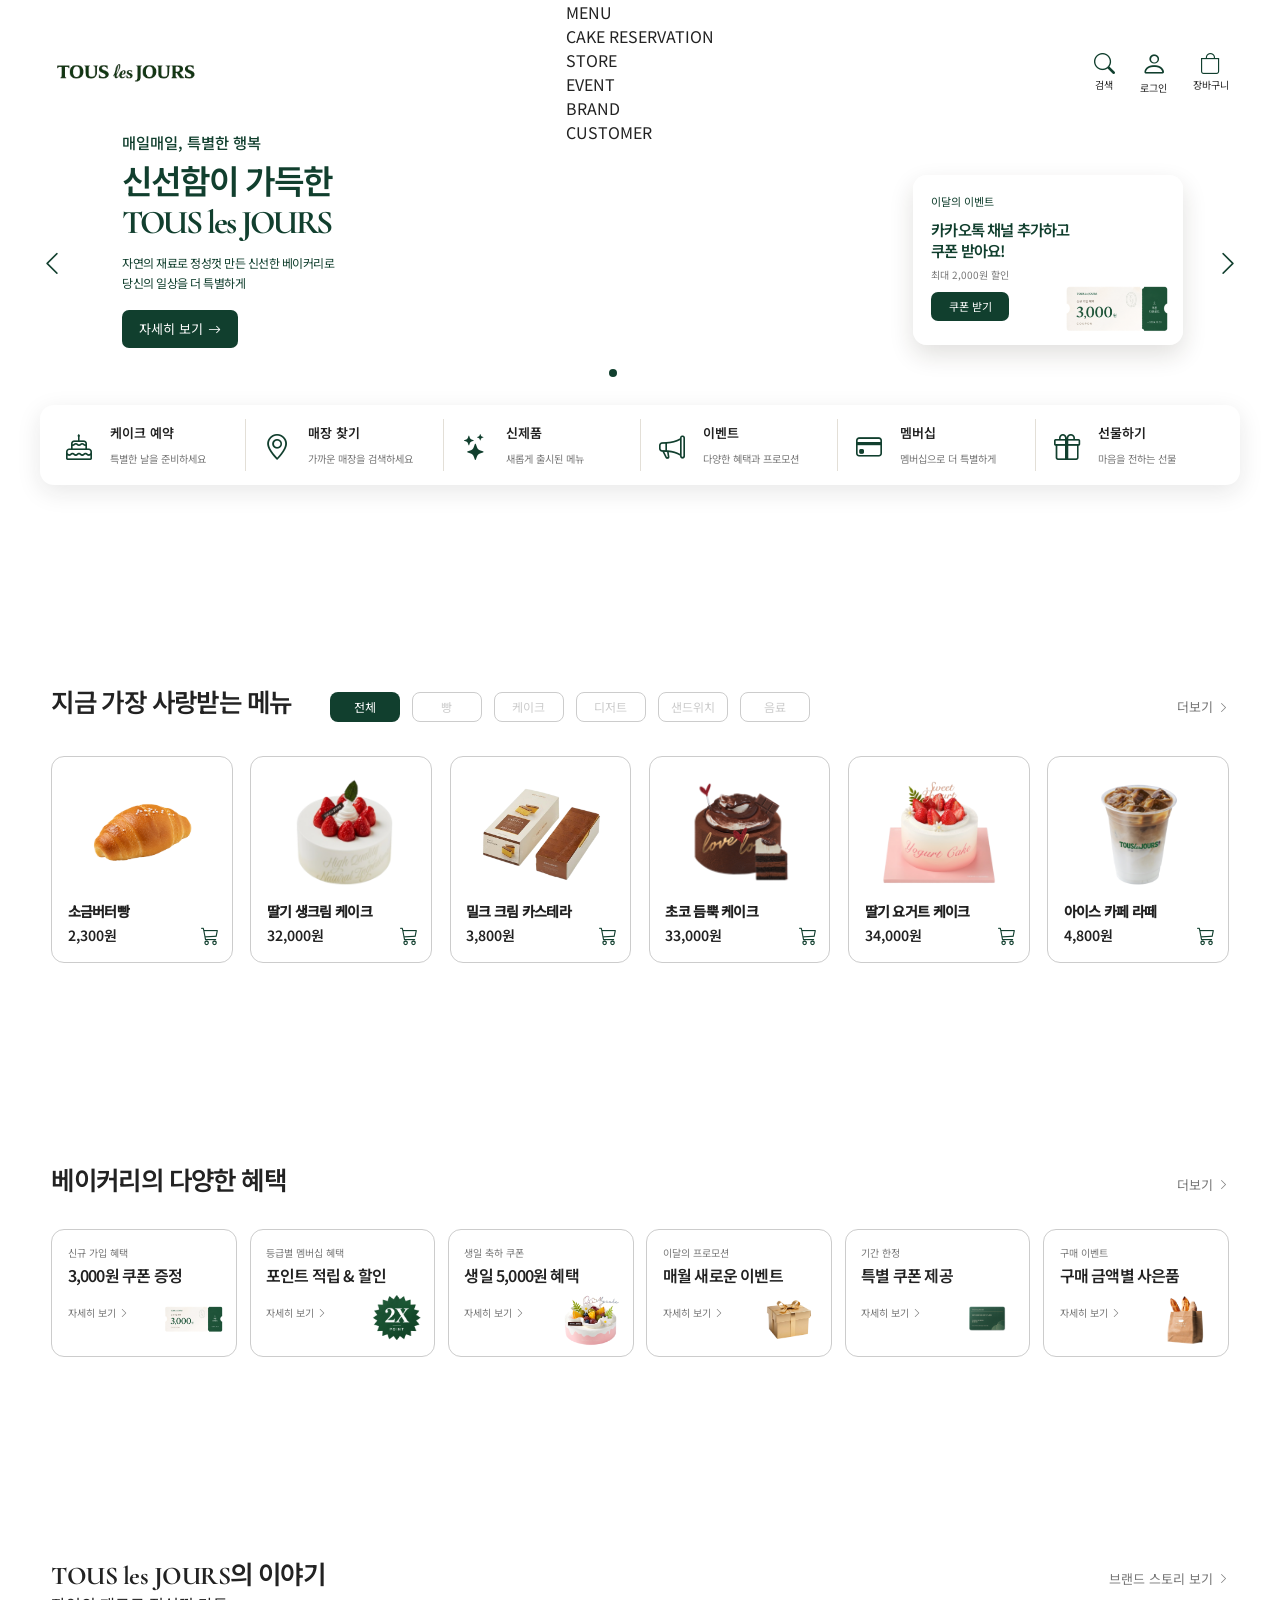
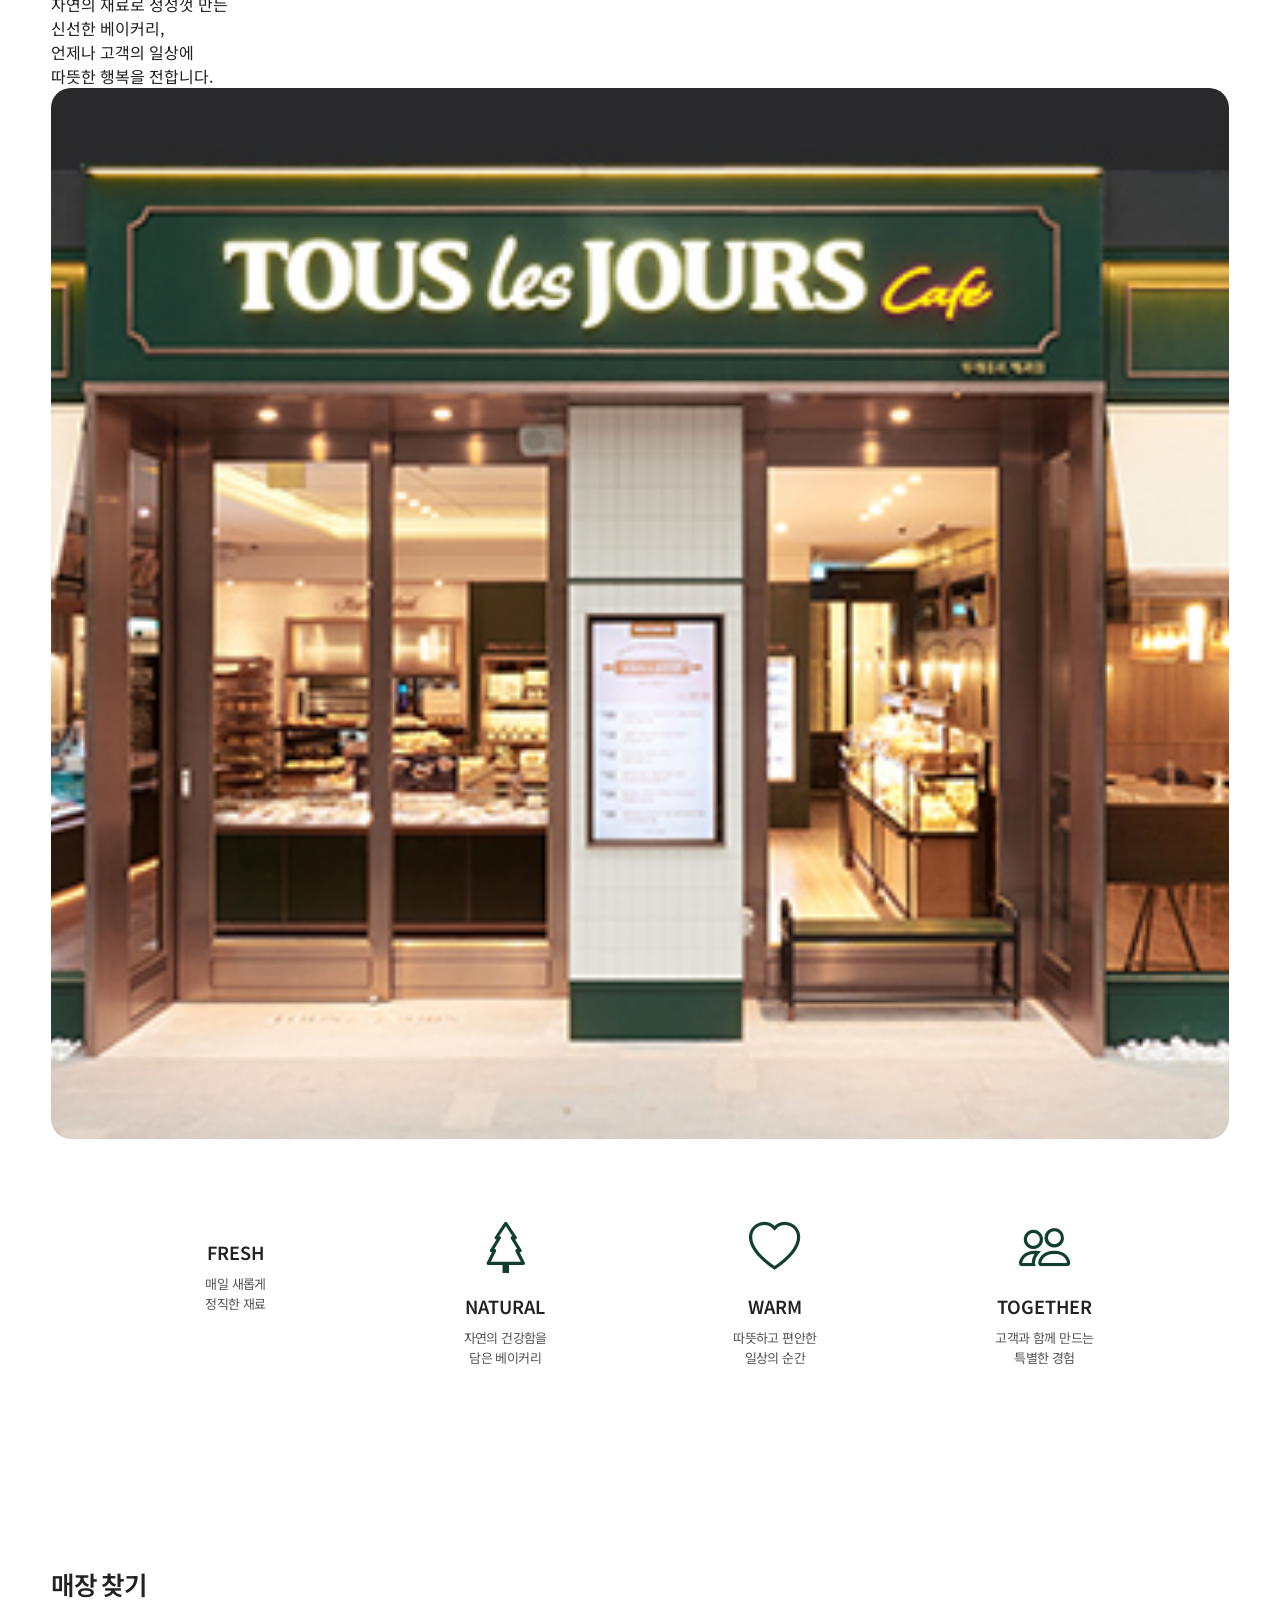
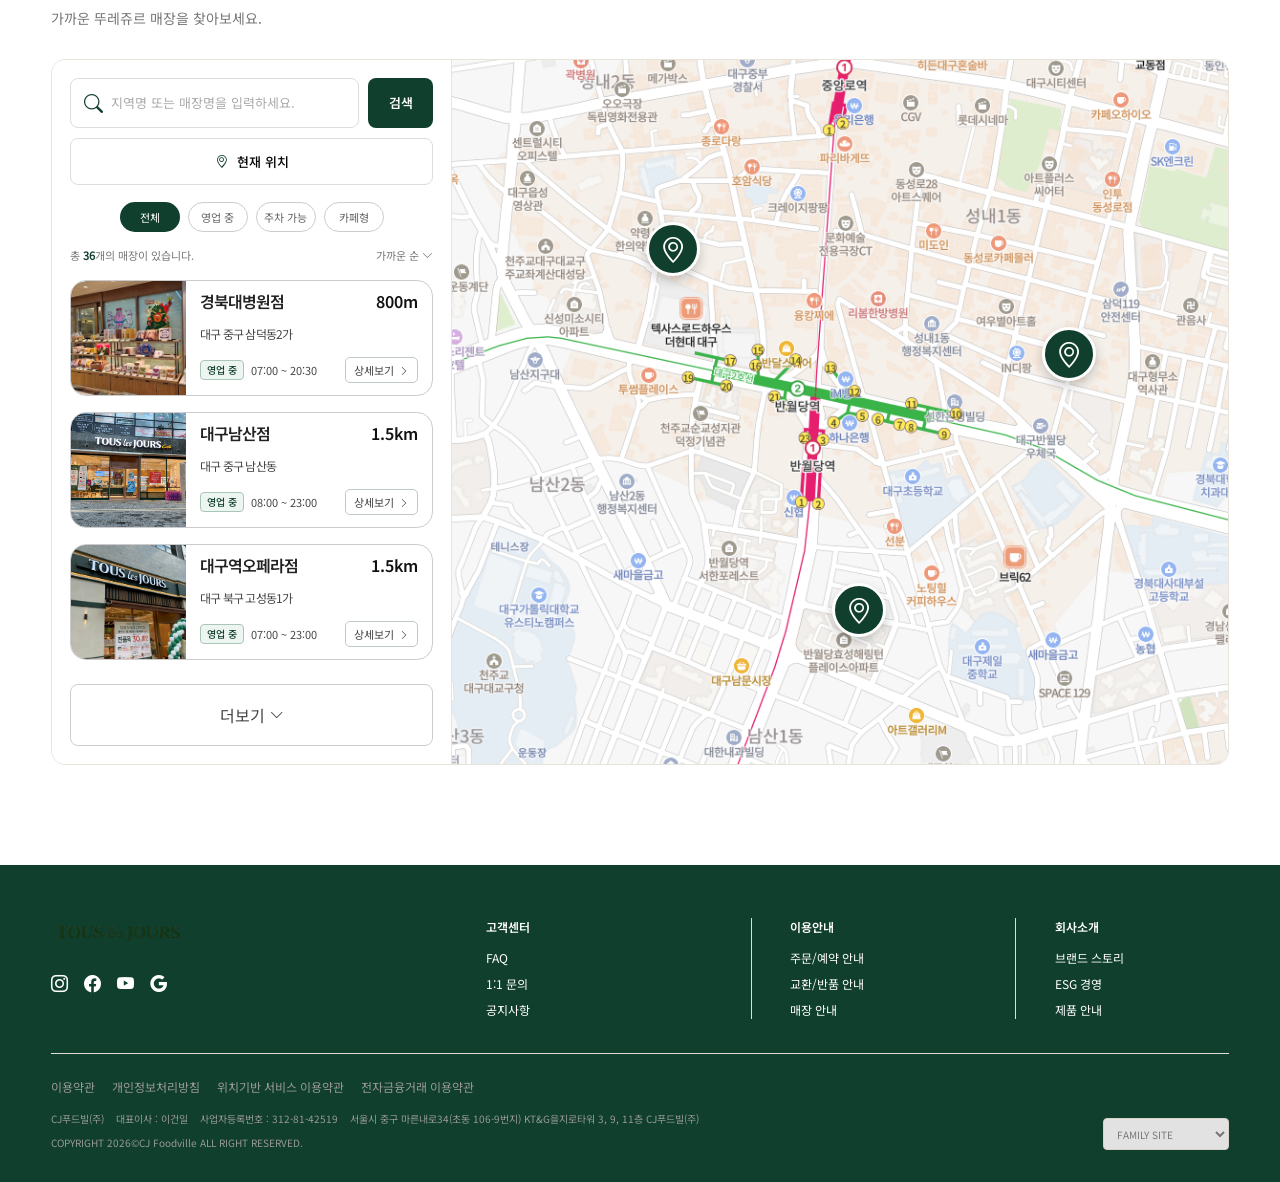
<file: touslesjours.html>
<!DOCTYPE html>
<html lang="ko">
<head>
  <meta charset="UTF-8">
  <meta name="viewport" content="width=device-width, initial-scale=1.0">
  <title>TOUS les JOURS</title>
  <link rel="shortcut icon" href="./favicon/touslesjours.ico" type="image/x-icon">
  <link rel="stylesheet" href="https://cdn.jsdelivr.net/npm/bootstrap-icons@1.13.1/font/bootstrap-icons.min.css">
  <link rel="stylesheet" href="./css/touslesjours.css">
</head>
<body>

  <!-- header -->
  <header>
    <div class="header_i">
      <!-- logo -->
      <h1 class="logo">
        <a href="#">
          <img src="./img/logo.png" alt="logo">
        </a>
      </h1>
      <!-- /logo -->

      <!-- navigation -->
      <nav>
        <ul>
          <li><a href="./sub/cakemenu.html">MENU</a></li>
          <li><a href="./sub/reservation.html">CAKE RESERVATION</a></li>
          <li><a href="#">STORE</a></li>
          <li><a href="#">EVENT</a></li>
          <li><a href="#">BRAND</a></li>
          <li><a href="#">CUSTOMER</a></li>
        </ul>
      </nav>
      <!-- /navigation -->

      <!-- util -->
      <div class="header_util">
        <div class="util">
          <a href="#" class="util_item">
            <i class="bi bi-search"></i>
            <span>검색</span>
          </a>
          <a href="#" class="util_item">
            <i class="bi bi-person"></i>
            <span>로그인</span>
          </a>
          <a href="#" class="util_item">
            <i class="bi bi-bag"></i>
            <span>장바구니</span>
          </a>
        </div>

        <button type="button" class="menu_btn">
          <i class="bi bi-list"></i>
        </button>
      </div>
      <!-- /util -->
    </div>
  </header>
  <!-- /header -->

  <!-- main -->
  <main>
    <!-- visual -->
    <section class="visual">
      <div class="inner">
        <div class="visual_wrap">
          <!-- 슬라이드 -->
          <div class="visual_slide">
            <!-- 텍스트 -->
            <div class="visual_content">
              <p class="visual_sub">
                매일매일, 특별한 행복
              </p>
              <h2 class="visual_title">
                신선함이 가득한<br>
                <span>TOUS les JOURS</span>
              </h2>
              <p class="visual_desc">
                자연의 재료로 정성껏 만든 신선한 베이커리로<br>
                당신의 일상을 더 특별하게
              </p>
              <a href="#" class="btn_primary">
                자세히 보기
                <i class="bi bi-arrow-right"></i>
              </a>
            </div>
            <!-- /텍스트 -->

            <!-- 이벤트 카드 -->
            <aside class="event_card">
              <div class="event_content">
                <p class="event_label">
                  이달의 이벤트
                </p>
                <p class="event_title">
                  카카오톡 채널 추가하고<br>
                  쿠폰 받아요!
                </p>
                <p class="event_desc">
                  최대 2,000원 할인
                </p>
                <a href="#" class="btn_event">
                  쿠폰 받기
                </a>
              </div>
              <div class="event_thumb">
                <img src="./img/sale_card.png" alt="event">
              </div>
            </aside>
            <!-- /이벤트 카드 -->
          </div>
          <!-- /슬라이드 -->

          <!-- 슬라이드 컨트롤 -->
          <div class="visual_control">
            <button type="button" class="btn_prev">
              <i class="bi bi-chevron-left"></i>
            </button>
            <button type="button" class="btn_next">
              <i class="bi bi-chevron-right"></i>
            </button>
          </div>
          <!-- /슬라이드 컨트롤 -->

          <!-- 인디케이터 -->
          <div class="visual_pagination">
            <button type="button" class="visual_dot active"></button>
            <button type="button" class="visual_dot"></button>
            <button type="button" class="visual_dot"></button>
            <button type="button" class="visual_dot"></button>
          </div>
          <!-- /인디케이터 -->
        </div>
      </div>
    </section>
    <!-- /visual -->

    <!-- quick -->
    <section class="quick_menu">
      <div class="quick_i">
        <h2 class="sr_only">빠른 메뉴</h2>
        <ul class="quick_list">
          <li class="quick_item">
            <a href="#" class="quick_link">
              <div class="quick_icon">
                <i class="bi bi-cake"></i>
              </div>
              <p class="quick_title">케이크 예약</p>
              <p class="quick_desc">특별한 날을 준비하세요</p>
            </a>
          </li>
          <li class="quick_item">
            <a href="#" class="quick_link">
              <div class="quick_icon">
                <i class="bi bi-geo-alt"></i>
              </div>
              <p class="quick_title">매장 찾기</p>
              <p class="quick_desc">가까운 매장을 검색하세요</p>
            </a>
          </li>
          <li class="quick_item">
            <a href="#" class="quick_link">
              <div class="quick_icon">
                <i class="bi bi-stars"></i>
              </div>
              <p class="quick_title">신제품</p>
              <p class="quick_desc">새롭게 출시된 메뉴</p>
            </a>
          </li>
          <li class="quick_item">
            <a href="#" class="quick_link">
              <div class="quick_icon">
                <i class="bi bi-megaphone"></i>
              </div>
              <p class="quick_title">이벤트</p>
              <p class="quick_desc">다양한 혜택과 프로모션</p>
            </a>
          </li>
          <li class="quick_item">
            <a href="#" class="quick_link">
              <div class="quick_icon">
                <i class="bi bi-credit-card"></i>
              </div>
              <p class="quick_title">멤버십</p>
              <p class="quick_desc">멤버십으로 더 특별하게</p>
            </a>
          </li>
          <li class="quick_item">
            <a href="#" class="quick_link">
              <div class="quick_icon">
                <i class="bi bi-gift"></i>
              </div>
              <p class="quick_title">선물하기</p>
              <p class="quick_desc">마음을 전하는 선물</p>
            </a>
          </li>
        </ul>
      </div>
    </section>
    <!-- /quick -->

    <!-- best menu -->
    <section class="best_menu">
      <div class="inner">
        <!-- 타이틀 -->
        <div class="section_header">
          <div class="section_title">
            <h3>지금 가장 사랑받는 메뉴</h3>
            <ul class="category_list">
              <li><a href="#" class="category_item active">전체</a></li>
              <li><a href="#" class="category_item">빵</a></li>
              <li><a href="#" class="category_item">케이크</a></li>
              <li><a href="#" class="category_item">디저트</a></li>
              <li><a href="#" class="category_item">샌드위치</a></li>
              <li><a href="#" class="category_item">음료</a></li>
            </ul>
          </div>
          <a href="#" class="section_more">
            <span>더보기</span>
            <i class="bi bi-chevron-right"></i>
          </a>
        </div>
        <!-- /타이틀 -->

        <!-- 메뉴 -->
        <ul class="product_list">
          <li class="product_item">
            <article class="product_card">
              <a href="#" class="product_link">
                <div class="product_thumb">
                  <img src="./img/salt_butter_bread.png" alt="salt">
                </div>
              </a>
              <div class="product_info">
                <h4 class="product_name">
                  소금버터빵
                </h4>
                <span class="product_price">
                  2,300원
                </span>
              </div>
              <button type="button" class="product_cart">
                <i class="bi bi-cart3"></i>
              </button>
            </article>
          </li>
          <li class="product_item">
            <article class="product_card">
              <a href="#" class="product_link">
                <div class="product_thumb">
                  <img src="./img/strawberry_cream_cake.png" alt="cream">
                </div>
              </a>
              <div class="product_info">
                <h4 class="product_name">
                  딸기 생크림 케이크
                </h4>
                <span class="product_price">
                  32,000원
                </span>
              </div>
              <button type="button" class="product_cart">
                <i class="bi bi-cart3"></i>
              </button>
            </article>
          </li>
          <li class="product_item">
            <article class="product_card">
              <a href="#" class="product_link">
                <div class="product_thumb">
                  <img src="./img/milk_cream_castella.png" alt="milk">
                </div>
              </a>
              <div class="product_info">
                <h4 class="product_name">
                  밀크 크림 카스테라
                </h4>
                <span class="product_price">
                  3,800원
                </span>
              </div>
              <button type="button" class="product_cart">
                <i class="bi bi-cart3"></i>
              </button>
            </article>
          </li>
          <li class="product_item">
            <article class="product_card">
              <a href="#" class="product_link">
                <div class="product_thumb">
                  <img src="./img/choco_cake.png" alt="choco">
                </div>
              </a>
              <div class="product_info">
                <h4 class="product_name">
                  초코 듬뿍 케이크
                </h4>
                <span class="product_price">
                  33,000원
                </span>
              </div>
              <button type="button" class="product_cart">
                <i class="bi bi-cart3"></i>
              </button>
            </article>
          </li>
          <li class="product_item">
            <article class="product_card">
              <a href="#" class="product_link">
                <div class="product_thumb">
                  <img src="./img/strawberry_yogurt_cake.png" alt="yogurt">
                </div>
              </a>
              <div class="product_info">
                <h4 class="product_name">
                  딸기 요거트 케이크
                </h4>
                <span class="product_price">
                  34,000원
                </span>
              </div>
              <button type="button" class="product_cart">
                <i class="bi bi-cart3"></i>
              </button>
            </article>
          </li>
          <li class="product_item">
            <article class="product_card">
              <a href="#" class="product_link">
                <div class="product_thumb">
                  <img src="./img/ice_cafelatte.png" alt="latte">
                </div>
              </a>
              <div class="product_info">
                <h4 class="product_name">
                  아이스 카페 라떼
                </h4>
                <span class="product_price">
                  4,800원
                </span>
              </div>
              <button type="button" class="product_cart">
                <i class="bi bi-cart3"></i>
              </button>
            </article>
          </li>
        </ul>
        <!-- /메뉴 -->
      </div>
    </section>
    <!-- /best menu -->

    <!-- benefit -->
    <section class="benefit">
      <div class="inner">
        <!-- 타이틀 -->
        <div class="section_header">
          <h3>베이커리의 다양한 혜택</h3>
          <a href="#" class="section_more">
            <span>더보기</span>
            <i class="bi bi-chevron-right"></i>
          </a>
        </div>
        <!-- /타이틀 -->

        <!-- 메뉴 -->
        <ul class="benefit_list">
          <li class="benefit_item">
            <div class="benefit_content">
              <div class="benefit_text">
                <p class="benefit_sub">
                  신규 가입 혜택
                </p>
                <p class="benefit_title">
                  3,000원 쿠폰 증정
                </p>
              </div>
              <a href="#" class="benefit_more">
                <span>자세히 보기</span>
                <i class="bi bi-chevron-right"></i>
              </a>
            </div>
            <div class="benefit_thumb">
              <img src="./img/sale_card.png" alt="sale">
            </div>
          </li>
          <li class="benefit_item">
            <div class="benefit_content">
              <div class="benefit_text">
                <p class="benefit_sub">
                  등급별 멤버십 혜택
                </p>
                <p class="benefit_title">
                  포인트 적립 & 할인
                </p>
              </div>
              <a href="#" class="benefit_more">
                <span>자세히 보기</span>
                <i class="bi bi-chevron-right"></i>
              </a>
            </div>
            <div class="benefit_thumb">
              <img src="./img/double_point.png" alt="double">
            </div>
          </li>
          <li class="benefit_item">
            <div class="benefit_content">
              <div class="benefit_text">
                <p class="benefit_sub">
                  생일 축하 쿠폰
                </p>
                <p class="benefit_title">
                  생일 5,000원 혜택
                </p>
              </div>
              <a href="#" class="benefit_more">
                <span>자세히 보기</span>
                <i class="bi bi-chevron-right"></i>
              </a>
            </div>
            <div class="benefit_thumb">
              <img src="./img/birthday.png" alt="birthday">
            </div>
          </li>
          <li class="benefit_item">
            <div class="benefit_content">
              <div class="benefit_text">
                <p class="benefit_sub">
                  이달의 프로모션
                </p>
                <p class="benefit_title">
                  매월 새로운 이벤트
                </p>
              </div>
              <a href="#" class="benefit_more">
                <span>자세히 보기</span>
                <i class="bi bi-chevron-right"></i>
              </a>
            </div>
            <div class="benefit_thumb">
              <img src="./img/limit_event.png" alt="limit">
            </div>
          </li>
          <li class="benefit_item">
            <div class="benefit_content">
              <div class="benefit_text">
                <p class="benefit_sub">
                  기간 한정
                </p>
                <p class="benefit_title">
                  특별 쿠폰 제공
                </p>
              </div>
              <a href="#" class="benefit_more">
                <span>자세히 보기</span>
                <i class="bi bi-chevron-right"></i>
              </a>
            </div>
            <div class="benefit_thumb">
              <img src="./img/special_coupon.png" alt="special">
            </div>
          </li>
          <li class="benefit_item">
            <div class="benefit_content">
              <div class="benefit_text">
                <p class="benefit_sub">
                  구매 이벤트
                </p>
                <p class="benefit_title">
                  구매 금액별 사은품
                </p>
              </div>
              <a href="#" class="benefit_more">
                <span>자세히 보기</span>
                <i class="bi bi-chevron-right"></i>
              </a>
            </div>
            <div class="benefit_thumb">
              <img src="./img/gift.png" alt="gift">
            </div>
          </li>
        </ul>
        <!-- /메뉴 -->
      </div>
    </section>
    <!-- /benefit -->

    <!-- story -->
    <section class="story">
      <div class="inner">
        <!-- 타이틀 -->
        <div class="section_header">
          <h3>
            <span>TOUS les JOURS</span>의 이야기
          </h3>
          <a href="#" class="section_more">
            <span>브랜드 스토리 보기</span>
            <i class="bi bi-chevron-right"></i>
          </a>
        </div>
        <!-- /타이틀 -->

        <!-- 스토리 소개 -->
        <div class="story_content">
          <div class="story_text">
            <p class="story_desc">
              자연의 재료로 정성껏 만든<br>
              신선한 베이커리,<br>
              언제나 고객의 일상에<br>
              따뜻한 행복을 전합니다.<br>
            </p>
          </div>
          <div class="story_thumb">
            <img src="./img/brandstory.jpg" alt="brandstory">
          </div>
        </div>
        <!-- /스토리 소개 -->

        <!-- 키워드 -->
        <ul class="keyword_list">
          <li class="keyword_item">
            <i class="bi bi-leaf"></i>
            <h4>FRESH</h4>
            <p>
              매일 새롭게<br>
              정직한 재료
            </p>
          </li>
          <li class="keyword_item">
            <i class="bi bi-tree"></i>
            <h4>NATURAL</h4>
            <p>
              자연의 건강함을<br>
              담은 베이커리
            </p>
          </li>
          <li class="keyword_item">
            <i class="bi bi-heart"></i>
            <h4>WARM</h4>
            <p>
              따뜻하고 편안한<br>
              일상의 순간
            </p>
          </li>
          <li class="keyword_item">
            <i class="bi bi-people"></i>
            <h4>TOGETHER</h4>
            <p>
              고객과 함께 만드는<br>
              특별한 경험
            </p>
          </li>
        </ul>
        <!-- /키워드 -->
      </div>
    </section>
    <!-- /story -->

    <!-- store -->
    <section class="store">
      <div class="inner">
        <!-- 타이틀 -->
        <div class="section_header">
          <div class="section_title_column">
            <h3>매장 찾기</h3>
            <p>가까운 뚜레쥬르 매장을 찾아보세요.</p>
          </div>
        </div>
        <!-- /타이틀 -->

        <!-- 스토어 전체 레이아웃 -->
        <div class="store_layout">
          <!-- 패널 -->
          <div class="store_panel">
            <!-- 검색 -->
            <div class="store_search">
              <form class="search_form">
                <div class="search_field">
                  <i class="bi bi-search"></i>
                  <input type="text" placeholder="지역명 또는 매장명을 입력하세요.">
                </div>
                <button type="submit" class="search_btn">
                  검색
                </button>
              </form>
            </div>
            <!-- /검색 -->

            <!-- 현재 위치 -->
            <button type="button" class="location_btn">
              <i class="bi bi-geo-alt"></i>
              <span>현재 위치</span>
            </button>
            <!-- /현재 위치 -->

            <!-- 필터 -->
            <div class="store_filter">
              <div class="filter_list">
                <button type="button" class="active">전체</button>
                <button type="button">영업 중</button>
                <button type="button">주차 가능</button>
                <button type="button">카페형</button>
              </div>
              <div class="filter_result">
                <p>총 <strong>36</strong>개의 매장이 있습니다.</p>
                <button type="button" class="sort_btn">
                  <span>가까운 순</span>
                  <i class="bi bi-chevron-down"></i>
                </button>
              </div>
            </div>
            <!-- /필터 -->

            <!-- 매장 리스트 -->
            <ul class="store_list">
              <li class="store_item">
                <div class="store_thumb">
                  <img src="./img/kyungpook.jfif" alt="kyungpook">
                </div>
                <div class="store_info">
                  <div class="store_content">
                    <h4>경북대병원점</h4>
                    <p>대구 중구 삼덕동2가</p>
                    <div class="store_time">
                      <span class="status">영업 중</span>
                      <span class="time">07:00 ~ 20:30</span>
                    </div>
                  </div>
                  <div class="store_action">
                    <span class="distance">
                      800m
                    </span>
                    <a href="#" class="detail_btn">
                      <span>상세보기</span>
                      <i class="bi bi-chevron-right"></i>
                    </a>
                  </div>
                </div>
              </li>
              <li class="store_item">
                <div class="store_thumb">
                  <img src="./img/namsan.jfif" alt="namsan">
                </div>
                <div class="store_info">
                  <div class="store_content">
                    <h4>대구남산점</h4>
                    <p>대구 중구 남산동</p>
                    <div class="store_time">
                      <span class="status">영업 중</span>
                      <span class="time">08:00 ~ 23:00</span>
                    </div>
                  </div>
                  <div class="store_action">
                    <span class="distance">
                      1.5km
                    </span>
                    <a href="#" class="detail_btn">
                      <span>상세보기</span>
                      <i class="bi bi-chevron-right"></i>
                    </a>
                  </div>
                </div>
              </li>
              <li class="store_item">
                <div class="store_thumb">
                  <img src="./img/station_opera.jfif" alt="opera">
                </div>
                <div class="store_info">
                  <div class="store_content">
                    <h4>대구역오페라점</h4>
                    <p>대구 북구 고성동1가</p>
                    <div class="store_time">
                      <span class="status">영업 중</span>
                      <span class="time">07:00 ~ 23:00</span>
                    </div>
                  </div>
                  <div class="store_action">
                    <span class="distance">
                      1.5km
                    </span>
                    <a href="#" class="detail_btn">
                      <span>상세보기</span>
                      <i class="bi bi-chevron-right"></i>
                    </a>
                  </div>
                </div>
              </li>
            </ul>
            <!-- /매장 리스트 -->

            <!-- 더보기 -->
            <div class="store_more">
              <button type="button">
                <span>더보기</span>
                <i class="bi bi-chevron-down"></i>
              </button>
            </div>
            <!-- /더보기 -->
          </div>
          <!-- /패널 -->

          <!-- 지도 -->
          <div class="store_map">
            <div class="map_area">
              <button type="button" class="map_marker">
                <i class="bi bi-geo-alt"></i>
              </button>
              <button type="button" class="map_marker">
                <i class="bi bi-geo-alt"></i>
              </button>
              <button type="button" class="map_marker">
                <i class="bi bi-geo-alt"></i>
              </button>
            </div>
          </div>
          <!-- /지도 -->
        </div>
        <!-- /스토어 전체 레이아웃 -->
      </div>
    </section>
    <!-- /store -->
  </main>
  <!-- /main -->

  <!-- footer -->
  <footer>
    <div class="inner">

      <!-- 탑 -->
      <div class="footer_top">
        <div class="footer_brand">
          <!-- 로고 -->
          <a href="#">
            <img src="./img/logo.png" alt="logo">
          </a>
          <!-- /로고 -->

          <!-- sns -->
          <ul class="sns_list">
            <li><a href="#"><i class="bi bi-instagram"></i></a></li>
            <li><a href="#"><i class="bi bi-facebook"></i></a></li>
            <li><a href="#"><i class="bi bi-youtube"></i></a></li>
            <li><a href="#"><i class="bi bi-google"></i></a></li>
          </ul>
          <!-- /sns -->
        </div>
        
        <!-- 고객센터 -->
        <div class="footer_menu footer_customer">
          <ul>
            <li class="menu_title">고객센터</li>
            <li><a href="#">FAQ</a></li>
            <li><a href="#">1:1 문의</a></li>
            <li><a href="#">공지사항</a></li>
          </ul>
        </div>
        <!-- /고객센터 -->
        
        <!-- 이용안내 -->
        <div class="footer_menu footer_guide">
          <ul>
            <li class="menu_title">이용안내</li>
            <li><a href="#">주문/예약 안내</a></li>
            <li><a href="#">교환/반품 안내</a></li>
            <li><a href="#">매장 안내</a></li>
          </ul>
        </div>
        <!-- /이용안내 -->
        
        <!-- 회사소개 -->
        <div class="footer_menu footer_company">
          <ul>
            <li class="menu_title">회사소개</li>
            <li><a href="#">브랜드 스토리</a></li>
            <li><a href="#">ESG 경영</a></li>
            <li><a href="#">제품 안내</a></li>
          </ul>
        </div>
        <!-- /회사소개 -->
      </div>
      <!-- /탑 -->

      <!-- 바텀 -->
      <div class="footer_bottom">
        <div class="policy">
          <a href="#">이용약관</a>
          <a href="#">개인정보처리방침</a>
          <a href="#">위치기반 서비스 이용약관</a>
          <a href="#">전자금융거래 이용약관</a>
        </div>

        <address class="company_info">
          <span>CJ푸드빌(주)</span>
          <span>대표이사 : 이건일</span>
          <span>사업자등록번호 : 312-81-42519</span>
          <span>서울시 중구 마른내로34(초동 106-9번지) KT&G을지로타워 3, 9, 11층 CJ푸드빌(주)</span>
        </address>

        <p class="copy">
          COPYRIGHT 2026&copy;CJ Foodville ALL RIGHT RESERVED.
        </p>

        <div class="family_site">
          <select>
            <option>FAMILY SITE</option>
          </select>
        </div>
      </div>
      <!-- /바텀 -->
    </div>
  </footer>
  <!-- /footer -->

</body>
</html>
</file>
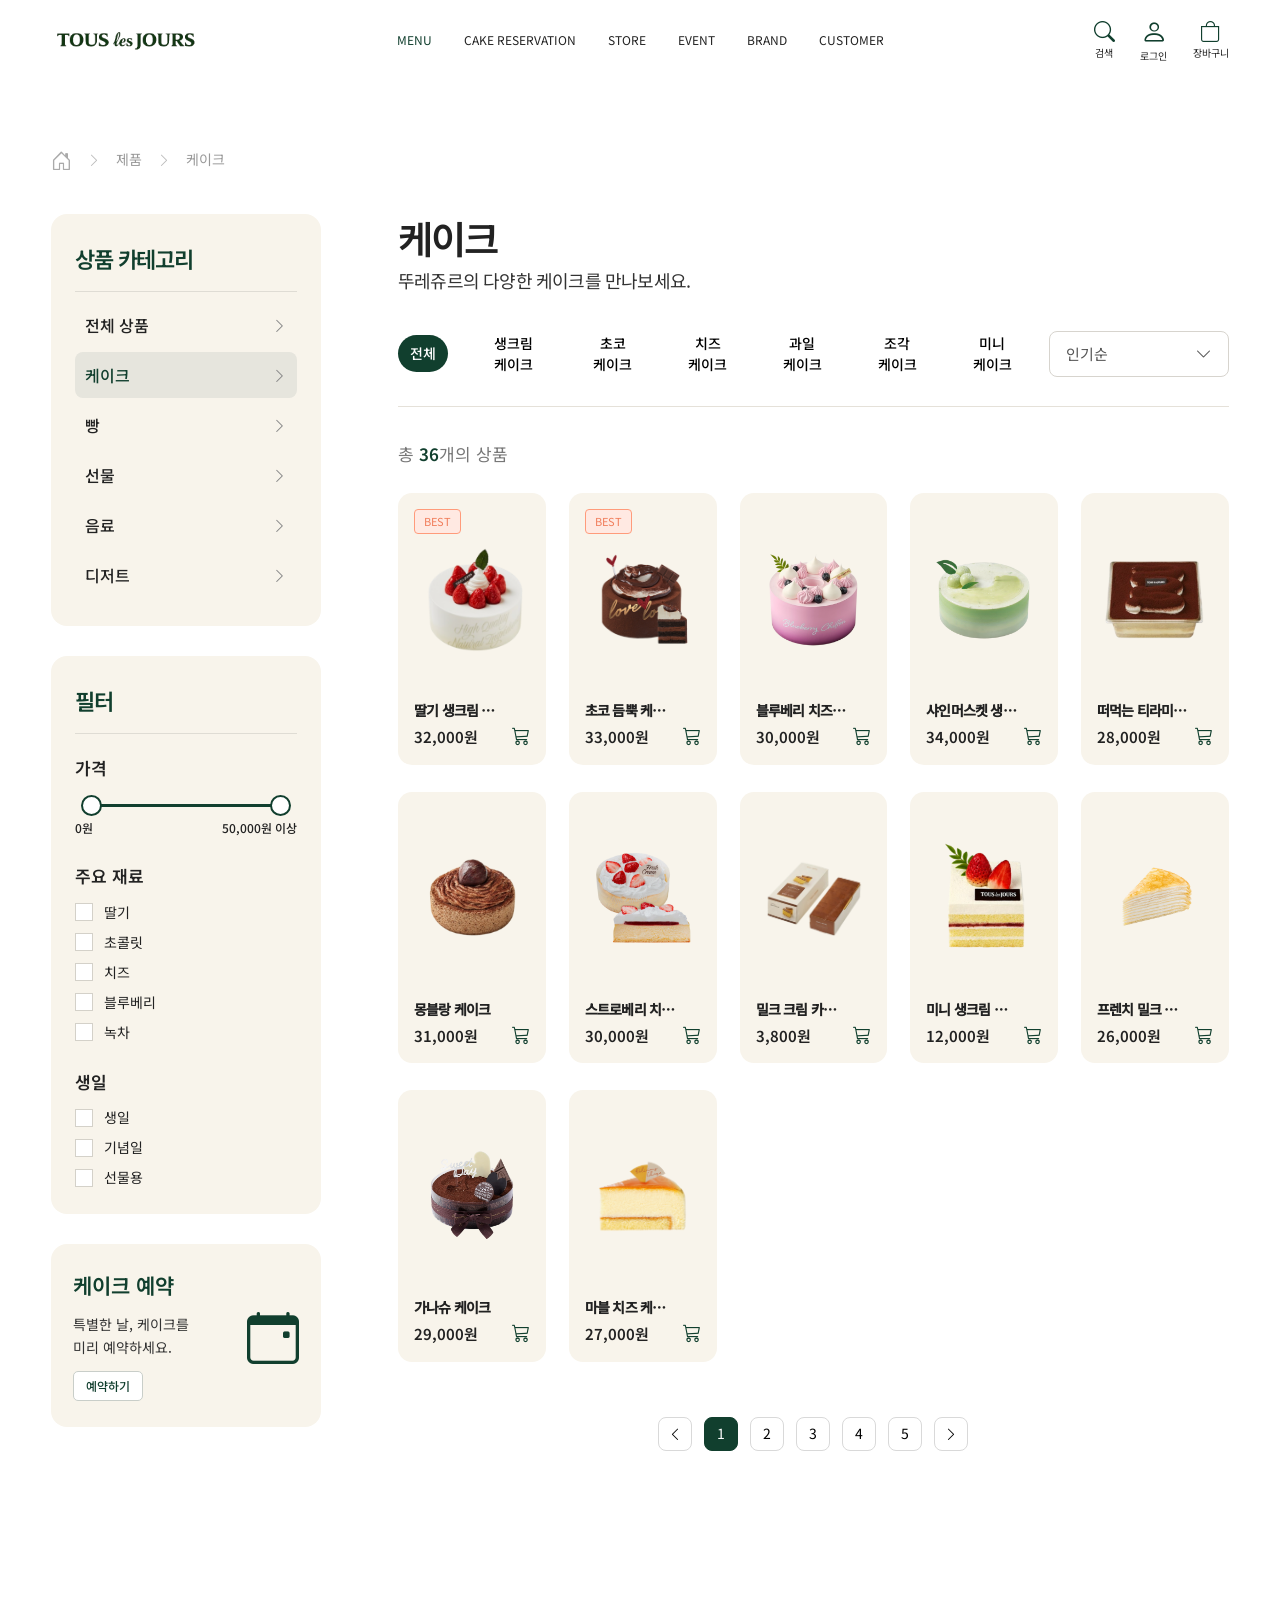
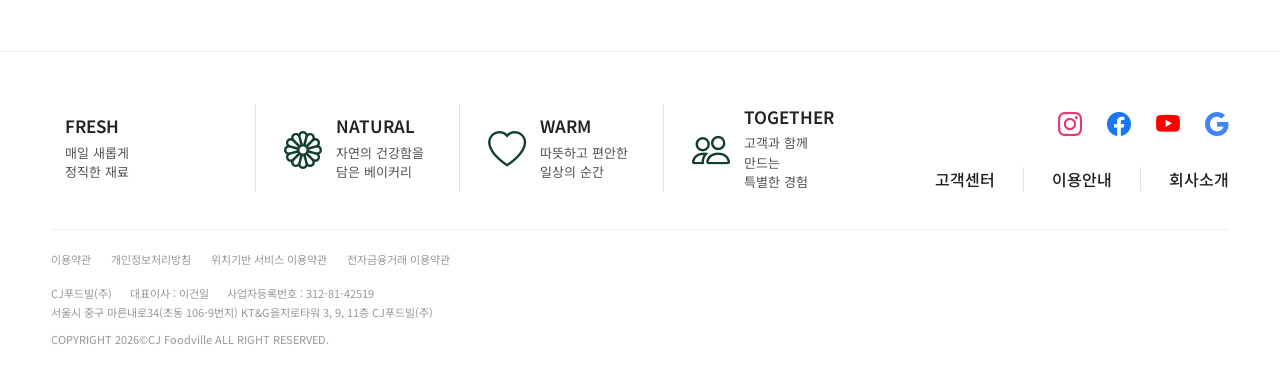
<file: sub/cakemenu.html>
<!DOCTYPE html>
<html lang="ko">
<head>
  <meta charset="UTF-8">
  <meta name="viewport" content="width=device-width, initial-scale=1.0">
  <title>TOUS les JOURS</title>
  <link rel="shortcut icon" href="../favicon/touslesjours.ico" type="image/x-icon">
  <link rel="stylesheet" href="https://cdn.jsdelivr.net/npm/bootstrap-icons@1.13.1/font/bootstrap-icons.min.css">
  <link rel="stylesheet" href="../css/cakemenu.css">
</head>
<body>
  <!-- header -->
  <header>
    <div class="header_i">
      <!-- logo -->
      <h1 class="logo">
        <a href="../index.html">
          <img src="../img/logo.png" alt="logo">
        </a>
      </h1>
      <!-- /logo -->

      <!-- navigation -->
      <nav class="gnb">
        <ul class="gnb_list">
          <li class="gnb_item">
            <a href="./cakemenu.html" style="color: #113f2e;">MENU</a>
            <div class="mega_menu">
              <div class="mega_inner">
                <div class="mega_heading">
                  <strong>MENU</strong>
                  <p>매일 새롭게 만나는 뚜레쥬르</p>
                </div>

                <ul class="mega_list">
                  <li><a href="#">빵</a></li>
                  <li><a href="#">케이크</a></li>
                  <li><a href="#">디저트</a></li>
                  <li><a href="#">샌드위치</a></li>
                  <li><a href="#">음료</a></li>
                  <li><a href="#">신제품</a></li>
                </ul>
              </div>
            </div>
          </li>

          <li class="gnb_item">
            <a href="./reservation.html">CAKE RESERVATION</a>
            <div class="mega_menu">
              <div class="mega_inner">
                <div class="mega_heading">
                  <strong>CAKE RESERVATION</strong>
                  <p>특별한 날을 위한 케이크 예약 서비스</p>
                </div>

                <ul class="mega_list">
                  <li><a href="#">예약하기</a></li>
                  <li><a href="#">맞춤 케이크</a></li>
                  <li><a href="#">픽업 안내</a></li>
                  <li><a href="#">예약 확인</a></li>
                </ul>
              </div>
            </div>
          </li>

          <li class="gnb_item">
            <a href="#">STORE</a>
            <div class="mega_menu">
              <div class="mega_inner">
                <div class="mega_heading">
                  <strong>STORE</strong>
                  <p>가까운 뚜레쥬르 매장을 찾아보세요.</p>
                </div>

                <ul class="mega_list">
                  <li><a href="#">매장 찾기</a></li>
                  <li><a href="#">내 주변 매장</a></li>
                  <li><a href="#">매장 서비스</a></li>
                </ul>
              </div>
            </div>
          </li>

          <li class="gnb_item">
            <a href="#">EVENT</a>
            <div class="mega_menu">
              <div class="mega_inner">
                <div class="mega_heading">
                  <strong>EVENT</strong>
                  <p>뚜레쥬르의 다양한 혜택을 만나보세요.</p>
                </div>

                <ul class="mega_list">
                  <li><a href="#">프로모션</a></li>
                  <li><a href="#">멤버십</a></li>
                  <li><a href="#">쿠폰</a></li>
                  <li><a href="#">기프트카드</a></li>
                </ul>
              </div>
            </div>
          </li>

          <li class="gnb_item">
            <a href="#">BRAND</a>
            <div class="mega_menu">
              <div class="mega_inner">
                <div class="mega_heading">
                  <strong>BRAND</strong>
                  <p>자연을 닮은 뚜레쥬르의 이야기를 소개합니다.</p>
                </div>

                <ul class="mega_list">
                  <li><a href="#">브랜드 소개</a></li>
                  <li><a href="#">신선한 재료.과정</a></li>
                  <li><a href="#">ESG 경영</a></li>
                  <li><a href="#">뉴스 &amp; 공지</a></li>
                </ul>
              </div>
            </div>
          </li>

          <li class="gnb_item">
            <a href="#">CUSTOMER</a>
            <div class="mega_menu">
              <div class="mega_inner">
                <div class="mega_heading">
                  <strong>CUSTOMER</strong>
                  <p>궁금한 점을 빠르게 해결해드립니다.</p>
                </div>

                <ul class="mega_list">
                  <li><a href="#">FAQ</a></li>
                  <li><a href="#">공지사항</a></li>
                  <li><a href="#">1:1 문의</a></li>
                  <li><a href="#">고객센터</a></li>
                </ul>
              </div>
            </div>
          </li>
        </ul>
      </nav>
      <!-- /navigation -->

      <!-- util -->
      <div class="header_util">
        <div class="util">
          <a href="#" class="util_item">
            <i class="bi bi-search"></i>
            <span>검색</span>
          </a>
          <a href="#" class="util_item">
            <i class="bi bi-person"></i>
            <span>로그인</span>
          </a>
          <a href="#" class="util_item">
            <i class="bi bi-bag"></i>
            <span>장바구니</span>
          </a>
        </div>

        <button type="button" class="menu_btn">
          <i class="bi bi-list"></i>
        </button>

        <div class="menu_dim"></div>
        <aside class="mobile_menu" aria-hidden="true">
          <div class="mobile_menu_top">
            <strong>MENU</strong>
            <button type="button" class="mobile_close" aria-label="전체 메뉴 닫기">
              <i class="bi bi-x-lg"></i>
            </button>
          </div>
          <ul class="mobile_gnb_list"></ul>
          <div class="mobile_util">
            <button type="button" class="mobile_util_btn">
              <i class="bi bi-search"></i>
              <span>검색</span>
            </button>
            <button type="button" class="mobile_util_btn">
              <i class="bi bi-person"></i>
              <span>로그인</span>
            </button>
            <button type="button" class="mobile_util_btn">
              <i class="bi bi-bag"></i>
              <span>장바구니</span>
            </button>
          </div>
        </aside>
      </div>
      <!-- /util -->
    </div>
  </header>
  <!-- /header -->

  <main class="sub-page">
    <div class="inner">
      <!-- breadcrumb -->
      <nav class="breadcrumb" aria-label="현재 페이지">
        <a href="#" aria-label="홈">
          <i class="bi bi-house-door"></i>
        </a>
        <i class="bi bi-chevron-right" aria-hidden="true"></i>
        <a href="#">제품</a>
        <i class="bi bi-chevron-right" aria-hidden="true"></i>
        <span aria-current="page">케이크</span>
      </nav>

      <div class="catalog-layout">
        <!-- sidebar -->
        <aside class="catalog-sidebar">
          <section class="side-box category-box">
            <h2 class="side-title">상품 카테고리</h2>

            <ul class="side-category-list">
              <li>
                <a href="#">전체 상품 <i class="bi bi-chevron-right"></i></a>
              </li>
              <li>
                <a class="is-active" href="#">케이크 <i class="bi bi-chevron-right"></i></a>
              </li>
              <li>
                <a href="#">빵 <i class="bi bi-chevron-right"></i></a>
              </li>
              <li>
                <a href="#">선물 <i class="bi bi-chevron-right"></i></a>
              </li>
              <li>
                <a href="#">음료 <i class="bi bi-chevron-right"></i></a>
              </li>
              <li>
                <a href="#">디저트 <i class="bi bi-chevron-right"></i></a>
              </li>
            </ul>
          </section>

          <section class="side-box filter-box">
            <h2 class="side-title">필터</h2>

            <div class="filter-group price-filter">
              <h3>가격</h3>
              <div class="price-range">
                <div class="range-line"></div>
                <button class="range-thumb is-start" type="button" aria-label="최소 가격"></button>
                <button class="range-thumb is-end" type="button" aria-label="최대 가격"></button>
              </div>
              <div class="price-label">
                <span>0원</span>
                <span>50,000원 이상</span>
              </div>
            </div>

            <div class="filter-group">
              <h3>주요 재료</h3>

              <label class="check-label">
                <input type="checkbox">
                <span>딸기</span>
              </label>
              <label class="check-label">
                <input type="checkbox">
                <span>초콜릿</span>
              </label>
              <label class="check-label">
                <input type="checkbox">
                <span>치즈</span>
              </label>
              <label class="check-label">
                <input type="checkbox">
                <span>블루베리</span>
              </label>
              <label class="check-label">
                <input type="checkbox">
                <span>녹차</span>
              </label>
            </div>

            <div class="filter-group">
              <h3>생일</h3>
              <label class="check-label">
                <input type="checkbox">
                <span>생일</span>
              </label>
              <label class="check-label">
                <input type="checkbox">
                <span>기념일</span>
              </label>
              <label class="check-label">
                <input type="checkbox">
                <span>선물용</span>
              </label>
            </div>
          </section>

          <section class="reservation-card">
            <div>
              <h2>케이크 예약</h2>
              <p>특별한 날, 케이크를<br>미리 예약하세요.</p>
              <a href="#" class="outline-button">예약하기</a>
            </div>
            <i class="bi bi-calendar-event"></i>
          </section>
        </aside>

        <!-- product content -->
        <section class="catalog-content" aria-labelledby="page-title">
          <div class="catalog-heading">
            <h2 id="page-title">케이크</h2>
            <p>뚜레쥬르의 다양한 케이크를 만나보세요.</p>
          </div>

          <div class="catalog-toolbar">
            <ul class="product-tabs" aria-label="케이크 분류">
              <li><button type="button" class="is-active">전체</button></li>
              <li><button type="button">생크림 케이크</button></li>
              <li><button type="button">초코 케이크</button></li>
              <li><button type="button">치즈 케이크</button></li>
              <li><button type="button">과일 케이크</button></li>
              <li><button type="button">조각 케이크</button></li>
              <li><button type="button">미니 케이크</button></li>
            </ul>
            <label class="sort-select">
              <span class="sr-only">정렬 기준</span>
              <select>
                <option>인기순</option>
                <option>신상품순</option>
                <option>낮은 가격순</option>
                <option>높은 가격순</option>
              </select>
            </label>
          </div>

          <p class="product-count">총 <strong>36</strong>개의 상품</p>

          <!-- 이미지 src는 작업 시 개별 경로만 넣으면 됩니다. -->
          <ul class="catalog-grid">
            <li class="catalog-item">
              <article class="catalog-card">
                <a href="#" class="product-image">
                  <span class="best-badge">BEST</span>
                  <img src="../img/strawberry_cream_cake.png" alt="strawberry">
                </a>
                <div class="catalog-info">
                  <h3>딸기 생크림 케이크</h3>
                  <strong>32,000원</strong>
                </div>
                <button class="cart-button" type="button" aria-label="딸기 생크림 케이크 장바구니 담기">
                  <i class="bi bi-cart3"></i>
                </button>
              </article>
            </li>
            <li class="catalog-item">
              <article class="catalog-card">
                <a href="#" class="product-image">
                  <span class="best-badge">BEST</span>
                  <img src="../img/choco_cake.png" alt="choco">
                </a>
                <div class="catalog-info">
                  <h3>초코 듬뿍 케이크</h3>
                  <strong>33,000원</strong>
                </div>
                <button class="cart-button" type="button" aria-label="초코 듬뿍 케이크 장바구니 담기">
                  <i class="bi bi-cart3"></i>
                </button>
              </article>
            </li>
            <li class="catalog-item">
              <article class="catalog-card">
                <a href="#" class="product-image">
                  <img src="../img/blueberry_cake.png" alt="blueberry">
                </a>
                <div class="catalog-info">
                  <h3>블루베리 치즈 케이크</h3>
                  <strong>30,000원</strong>
                </div>
                <button class="cart-button" type="button" aria-label="블루베리 치즈 케이크 장바구니 담기">
                  <i class="bi bi-cart3"></i>
                </button>
              </article>
            </li>
            <li class="catalog-item">
              <article class="catalog-card">
                <a href="#" class="product-image">
                  <img src="../img/shinemuscat_cake.png" alt="shinemuscat">
                </a>
                <div class="catalog-info">
                  <h3>샤인머스켓 생크림 케이크</h3>
                  <strong>34,000원</strong></div>
                <button class="cart-button" type="button" aria-label="샤인머스켓 생크림 케이크 장바구니 담기">
                  <i class="bi bi-cart3"></i>
                </button>
              </article>
            </li>
            <li class="catalog-item">
              <article class="catalog-card">
                <a href="#" class="product-image">
                  <img src="../img/tiramisu_cake.png" alt="tiramisu">
                </a>
                <div class="catalog-info">
                  <h3>떠먹는 티라미수 케이크</h3>
                  <strong>28,000원</strong>
                </div>
                <button class="cart-button" type="button" aria-label="떠먹는 티라미수 케이크 장바구니 담기">
                  <i class="bi bi-cart3"></i>
                </button>
              </article>
            </li>
            <li class="catalog-item">
              <article class="catalog-card">
                <a href="#" class="product-image">
                  <img src="../img/montblanc_cake.png" alt="montblanc">
                </a>
                <div class="catalog-info">
                  <h3>몽블랑 케이크</h3>
                  <strong>31,000원</strong>
                </div>
                <button class="cart-button" type="button" aria-label="몽블랑 케이크 장바구니 담기">
                  <i class="bi bi-cart3"></i>
                </button>
              </article>
            </li>
            <li class="catalog-item">
              <article class="catalog-card">
                <a href="#" class="product-image">
                  <img src="../img/strawberry_cheeze_cake.png" alt="cheeze">
                </a>
                <div class="catalog-info">
                  <h3>스트로베리 치즈 케이크</h3>
                  <strong>30,000원</strong>
                </div>
                <button class="cart-button" type="button" aria-label="스트로베리 치즈 케이크 장바구니 담기">
                  <i class="bi bi-cart3"></i>
                </button>
              </article>
            </li>
            <li class="catalog-item">
              <article class="catalog-card">
                <a href="#" class="product-image">
                  <img src="../img/milk_cream_castella.png" alt="castella">
                </a>
                <div class="catalog-info">
                  <h3>밀크 크림 카스테라</h3>
                  <strong>3,800원</strong>
                </div>
                <button class="cart-button" type="button" aria-label="밀크 크림 카스테라 장바구니 담기">
                  <i class="bi bi-cart3"></i>
                </button>
              </article>
            </li>
            <li class="catalog-item">
              <article class="catalog-card">
                <a href="#" class="product-image">
                  <img src="../img/mini_cream_cake.png" alt="minicream">
                </a>
                <div class="catalog-info">
                  <h3>미니 생크림 케이크</h3>
                  <strong>12,000원</strong>
                </div>
                <button class="cart-button" type="button" aria-label="미니 생크림 케이크 장바구니 담기">
                  <i class="bi bi-cart3"></i>
                </button>
              </article>
            </li>
            <li class="catalog-item">
              <article class="catalog-card">
                <a href="#" class="product-image">
                  <img src="../img/french_milk_crape.png" alt="frenchmilkcrape">
                </a>
                <div class="catalog-info">
                  <h3>프렌치 밀크 크레이프</h3>
                  <strong>26,000원</strong>
                </div>
                <button class="cart-button" type="button" aria-label="프렌치 밀크 크레이프 장바구니 담기">
                  <i class="bi bi-cart3"></i>
                </button>
              </article>
            </li>
            <li class="catalog-item">
              <article class="catalog-card">
                <a href="#" class="product-image">
                  <img src="../img/ganache_cake.png" alt="ganache">
                </a>
                <div class="catalog-info">
                  <h3>가나슈 케이크</h3>
                  <strong>29,000원</strong>
                </div>
                <button class="cart-button" type="button" aria-label="가나슈 장바구니 담기">
                  <i class="bi bi-cart3"></i>
                </button>
              </article>
            </li>
            <li class="catalog-item">
              <article class="catalog-card">
                <a href="#" class="product-image">
                  <img src="../img/marble_cheeze_cake.png" alt="marblecheeze">
                </a>
                <div class="catalog-info">
                  <h3>마블 치즈 케이크</h3>
                  <strong>27,000원</strong>
                </div>
                <button class="cart-button" type="button" aria-label="마블 치즈 케이크 장바구니 담기">
                  <i class="bi bi-cart3"></i>
                </button>
              </article>
            </li>
          </ul>

          <nav class="pagination" aria-label="상품 페이지">
            <button type="button" class="page_prev" aria-label="이전 페이지">
              <i class="bi bi-chevron-left"></i>
            </button>
            <button type="button" class="page_num is-active">1</button>
            <button type="button" class="page_num">2</button>
            <button type="button" class="page_num">3</button>
            <button type="button" class="page_num">4</button>
            <button type="button" class="page_num">5</button>
            <button type="button" class="page_next" aria-label="다음 페이지">
              <i class="bi bi-chevron-right"></i></button>
          </nav>
        </section>
      </div>
    </div>
  </main>

  <footer class="site-footer">
    <div class="inner">
      <div class="footer-top">
        <ul class="brand-values">
          <li>
            <i class="bi bi-leaf"></i>
            <div>
              <strong>FRESH</strong>
              <p>
                매일 새롭게<br>
                정직한 재료
              </p>
            </div>
          </li>
          <li>
            <i class="bi bi-flower1"></i>
            <div>
              <strong>NATURAL</strong>
              <p>
                자연의 건강함을<br>
                담은 베이커리
              </p>
            </div>
          </li>
          <li>
            <i class="bi bi-heart"></i>
            <div>
              <strong>WARM</strong>
              <p>
                따뜻하고 편안한<br>
                일상의 순간
              </p>
            </div>
          </li>
          <li>
            <i class="bi bi-people"></i>
            <div>
              <strong>TOGETHER</strong>
              <p>
                고객과 함께 만드는<br>
                특별한 경험
              </p>
            </div>
          </li>
        </ul>
        <div class="footer-links">
          <ul class="social-list">
            <li>
              <a href="#">
                <i class="bi bi-instagram"></i>
              </a>
            </li>
            <li>
              <a href="#">
                <i class="bi bi-facebook"></i>
              </a>
            </li>
            <li>
              <a href="#">
                <i class="bi bi-youtube"></i>
              </a>
            </li>
            <li>
              <a href="#">
                <i class="bi bi-google"></i>
              </a>
            </li>
          </ul>
          <nav>
            <a href="#">고객센터</a>
            <a href="#">이용안내</a>
            <a href="#">회사소개</a>
          </nav>
        </div>
      </div>
      <div class="footer-bottom">
        <div class="policy">
          <a href="#">이용약관</a>
          <a href="#">개인정보처리방침</a>
          <a href="#">위치기반 서비스 이용약관</a>
          <a href="#">전자금융거래 이용약관</a>
        </div>
        <address>CJ푸드빌(주) 
          <span>대표이사 : 이건일</span>
          <span>사업자등록번호 : 312-81-42519</span><br>
          서울시 중구 마른내로34(초동 106-9번지) KT&amp;G을지로타워 3, 9, 11층 CJ푸드빌(주)
        </address>
        <p>COPYRIGHT 2026©CJ Foodville ALL RIGHT RESERVED.</p>
      </div>
    </div>
  </footer>

  <button type="button" class="top_btn">
    <i class="bi bi-arrow-up"></i>
  </button>

  <script src="../script/jquery-4.0.0.min.js"></script>
  <script src="../script/cakemenu.js"></script>
</body>
</html>
</file>
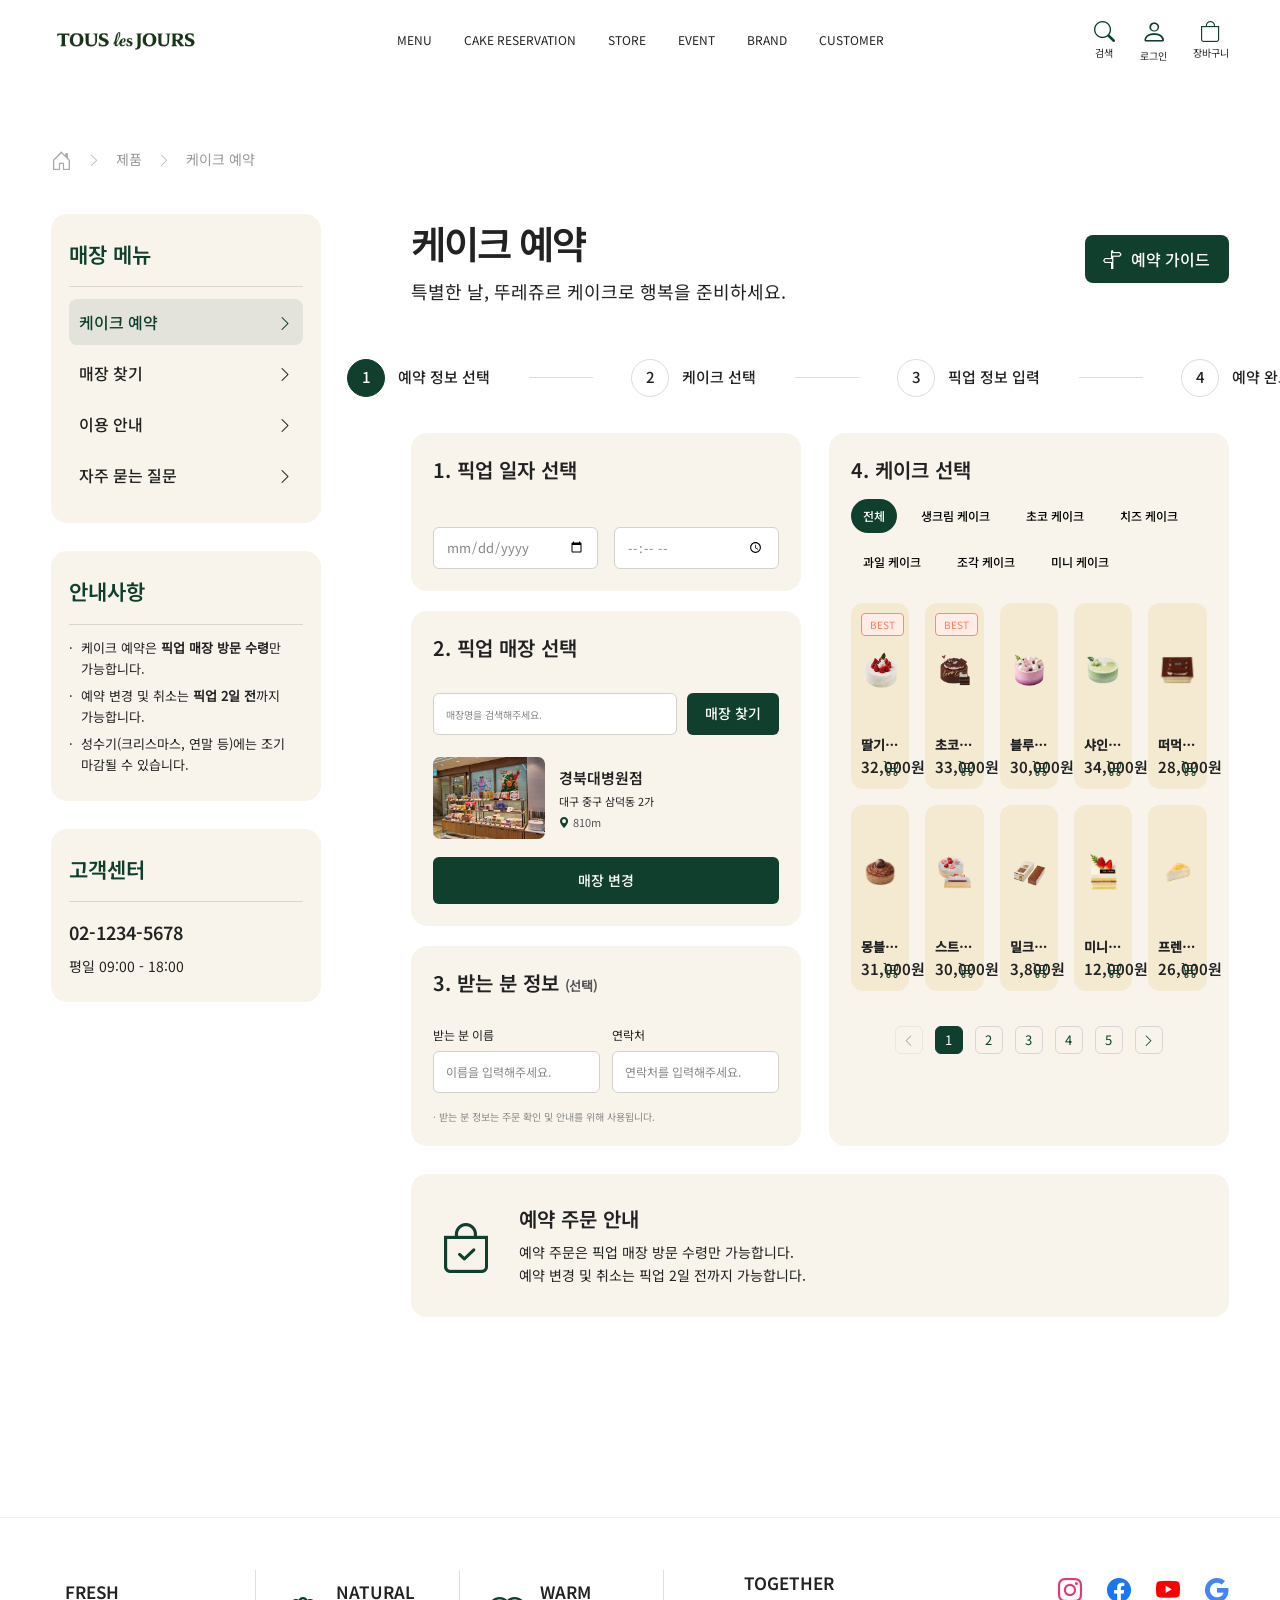
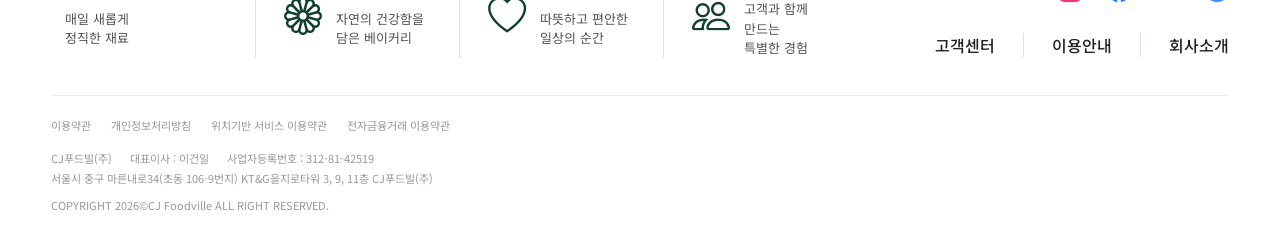
<file: sub/reservation.html>
<!DOCTYPE html>
<html lang="ko">
<head>
  <meta charset="UTF-8">
  <meta name="viewport" content="width=device-width, initial-scale=1.0">
  <title>TOUS les JOURS</title>
  <link rel="shortcut icon" href="../favicon/touslesjours.ico" type="image/x-icon">
  <link rel="stylesheet" href="https://cdn.jsdelivr.net/npm/bootstrap-icons@1.13.1/font/bootstrap-icons.min.css">
  <link rel="stylesheet" href="../css/reservation.css">
</head>
<body>

  <!-- header -->
  <header>
    <div class="header_i">
      <!-- logo -->
      <h1 class="logo">
        <a href="../index.html">
          <img src="../img/logo.png" alt="logo">
        </a>
      </h1>
      <!-- /logo -->

      <!-- navigation -->
      <nav class="gnb">
        <ul class="gnb_list">
          <li class="gnb_item">
            <a href="./cakemenu.html">MENU</a>
            <div class="mega_menu">
              <div class="mega_inner">
                <div class="mega_heading">
                  <strong>MENU</strong>
                  <p>매일 새롭게 만나는 뚜레쥬르</p>
                </div>

                <ul class="mega_list">
                  <li><a href="#">빵</a></li>
                  <li><a href="#">케이크</a></li>
                  <li><a href="#">디저트</a></li>
                  <li><a href="#">샌드위치</a></li>
                  <li><a href="#">음료</a></li>
                  <li><a href="#">신제품</a></li>
                </ul>
              </div>
            </div>
          </li>

          <li class="gnb_item">
            <a href="./reservation.html">CAKE RESERVATION</a>
            <div class="mega_menu">
              <div class="mega_inner">
                <div class="mega_heading">
                  <strong>CAKE RESERVATION</strong>
                  <p>특별한 날을 위한 케이크 예약 서비스</p>
                </div>

                <ul class="mega_list">
                  <li><a href="#">예약하기</a></li>
                  <li><a href="#">맞춤 케이크</a></li>
                  <li><a href="#">픽업 안내</a></li>
                  <li><a href="#">예약 확인</a></li>
                </ul>
              </div>
            </div>
          </li>

          <li class="gnb_item">
            <a href="#">STORE</a>
            <div class="mega_menu">
              <div class="mega_inner">
                <div class="mega_heading">
                  <strong>STORE</strong>
                  <p>가까운 뚜레쥬르 매장을 찾아보세요.</p>
                </div>

                <ul class="mega_list">
                  <li><a href="#">매장 찾기</a></li>
                  <li><a href="#">내 주변 매장</a></li>
                  <li><a href="#">매장 서비스</a></li>
                </ul>
              </div>
            </div>
          </li>

          <li class="gnb_item">
            <a href="#">EVENT</a>
            <div class="mega_menu">
              <div class="mega_inner">
                <div class="mega_heading">
                  <strong>EVENT</strong>
                  <p>뚜레쥬르의 다양한 혜택을 만나보세요.</p>
                </div>

                <ul class="mega_list">
                  <li><a href="#">프로모션</a></li>
                  <li><a href="#">멤버십</a></li>
                  <li><a href="#">쿠폰</a></li>
                  <li><a href="#">기프트카드</a></li>
                </ul>
              </div>
            </div>
          </li>

          <li class="gnb_item">
            <a href="#">BRAND</a>
            <div class="mega_menu">
              <div class="mega_inner">
                <div class="mega_heading">
                  <strong>BRAND</strong>
                  <p>자연을 닮은 뚜레쥬르의 이야기를 소개합니다.</p>
                </div>

                <ul class="mega_list">
                  <li><a href="#">브랜드 소개</a></li>
                  <li><a href="#">신선한 재료.과정</a></li>
                  <li><a href="#">ESG 경영</a></li>
                  <li><a href="#">뉴스 &amp; 공지</a></li>
                </ul>
              </div>
            </div>
          </li>

          <li class="gnb_item">
            <a href="#">CUSTOMER</a>
            <div class="mega_menu">
              <div class="mega_inner">
                <div class="mega_heading">
                  <strong>CUSTOMER</strong>
                  <p>궁금한 점을 빠르게 해결해드립니다.</p>
                </div>

                <ul class="mega_list">
                  <li><a href="#">FAQ</a></li>
                  <li><a href="#">공지사항</a></li>
                  <li><a href="#">1:1 문의</a></li>
                  <li><a href="#">고객센터</a></li>
                </ul>
              </div>
            </div>
          </li>
        </ul>
      </nav>
      <!-- /navigation -->

      <!-- util -->
      <div class="header_util">
        <div class="util">
          <a href="#" class="util_item">
            <i class="bi bi-search"></i>
            <span>검색</span>
          </a>
          <a href="#" class="util_item">
            <i class="bi bi-person"></i>
            <span>로그인</span>
          </a>
          <a href="#" class="util_item">
            <i class="bi bi-bag"></i>
            <span>장바구니</span>
          </a>
        </div>

        <button type="button" class="menu_btn">
          <i class="bi bi-list"></i>
        </button>

        <div class="menu_dim"></div>
        <aside class="mobile_menu" aria-hidden="true">
          <div class="mobile_menu_top">
            <strong>MENU</strong>
            <button type="button" class="mobile_close" aria-label="전체 메뉴 닫기">
              <i class="bi bi-x-lg"></i>
            </button>
          </div>
          <ul class="mobile_gnb_list"></ul>
          <div class="mobile_util">
            <button type="button" class="mobile_util_btn">
              <i class="bi bi-search"></i>
              <span>검색</span>
            </button>
            <button type="button" class="mobile_util_btn">
              <i class="bi bi-person"></i>
              <span>로그인</span>
            </button>
            <button type="button" class="mobile_util_btn">
              <i class="bi bi-bag"></i>
              <span>장바구니</span>
            </button>
          </div>
        </aside>
      </div>
      <!-- /util -->
    </div>
  </header>
  <!-- /header -->

  <main class="reservation-page">
    <div class="inner">
      <nav class="breadcrumb" aria-label="현재 페이지">
        <a href="#" aria-label="홈">
          <i class="bi bi-house-door"></i>
        </a>
        <i class="bi bi-chevron-right"></i>
        <a href="#">제품</a>
        <i class="bi bi-chevron-right"></i>
        <span aria-current="page">케이크 예약</span>
      </nav>

      <div class="reservation-layout">
        <aside class="side-menu">
          <section class="side-box">
            <h2>매장 메뉴</h2>
            <ul>
              <li>
                <a class="is-active" href="#">케이크 예약 <i class="bi bi-chevron-right"></i></a>
              </li>
              <li>
                <a href="#">매장 찾기 <i class="bi bi-chevron-right"></i></a>
              </li>
              <li>
                <a href="#">이용 안내 <i class="bi bi-chevron-right"></i></a>
              </li>
              <li>
                <a href="#">자주 묻는 질문 <i class="bi bi-chevron-right"></i></a>
              </li>
            </ul>
          </section>

          <section class="side-box side-notice">
            <h2>안내사항</h2>
            <ul>
              <li>케이크 예약은 <strong>픽업 매장 방문 수령</strong>만 가능합니다.</li>
              <li>예약 변경 및 취소는 <strong>픽업 2일 전</strong>까지 가능합니다.</li>
              <li>성수기(크리스마스, 연말 등)에는 조기 마감될 수 있습니다.</li>
            </ul>
          </section>

          <section class="side-box side-contact">
            <h2>고객센터</h2>
            <strong>02-1234-5678</strong>
            <p>평일 09:00 - 18:00</p>
          </section>
        </aside>

        <section class="reservation-content" aria-labelledby="page-title">
          <div class="page-heading">
            <div>
              <h2 id="page-title">케이크 예약</h2>
              <p>특별한 날, 뚜레쥬르 케이크로 행복을 준비하세요.</p>
            </div>
            <a class="guide-button" href="#">
              <i class="bi bi-signpost-split"></i> 예약 가이드
            </a>
          </div>

          <ol class="reservation-steps">
            <li class="is-active">
              <b>1</b>
              <span>예약 정보 선택</span>
            </li>
            <li>
              <b>2</b>
              <span>케이크 선택</span>
            </li>
            <li>
              <b>3</b>
              <span>픽업 정보 입력</span>
            </li>
            <li>
              <b>4</b>
              <span>예약 완료</span>
            </li>
          </ol>

          <div class="reservation-body">
            <div class="reservation-form-area">
              <section class="form-card date-card">
                <h3>1. 픽업 일자 선택</h3>
                <div class="date-fields">
                  <label class="field">
                    <input type="date">
                  </label>
                  <label class="field">
                    <input type="time">
                  </label>
                </div>
              </section>

              <section class="form-card store-card">
                <h3>2. 픽업 매장 선택</h3>
                <div class="store-search">
                  <label class="field">
                    <input type="text" placeholder="매장명을 검색해주세요.">
                  </label>
                  <button type="button">매장 찾기</button>
                </div>
                <div class="selected-store">
                  <div class="store-photo">
                    <img src="../img/kyungpook.jfif" alt="kyunpook">
                  </div>
                  <div>
                    <strong>경북대병원점</strong>
                    <p>대구 중구 삼덕동 2가</p>
                    <small>
                      <i class="bi bi-geo-alt-fill"></i> 810m
                    </small>
                  </div>
                </div>
                <button class="change-store" type="button">매장 변경</button>
              </section>

              <section class="form-card customer-card">
                <h3>3. 받는 분 정보 <em>(선택)</em></h3>
                <div class="customer-fields">
                  <label>받는 분 이름
                    <input type="text" placeholder="이름을 입력해주세요.">
                  </label>
                  <label>연락처
                    <input type="tel" placeholder="연락처를 입력해주세요.">
                  </label>
                </div>
                <p>· 받는 분 정보는 주문 확인 및 안내를 위해 사용됩니다.</p>
              </section>
            </div>

            <section class="cake-picker">
              <h3>4. 케이크 선택</h3>
              <ul class="cake-tabs">
                <li><button type="button" class="is-active">전체</button></li>
                <li><button type="button">생크림 케이크</button></li>
                <li><button type="button">초코 케이크</button></li>
                <li><button type="button">치즈 케이크</button></li>
                <li><button type="button">과일 케이크</button></li>
                <li><button type="button">조각 케이크</button></li>
                <li><button type="button">미니 케이크</button></li>
              </ul>

              <ul class="cake-grid">
                <li>
                  <article class="cake-card">
                    <a class="cake-image" href="#">
                      <span>BEST</span>
                      <img src="../img/strawberry_cream_cake.png" alt="strawberry">
                    </a>
                    <h4>딸기 생크림 케이크</h4>
                    <strong>32,000원</strong>
                    <button type="button" aria-label="장바구니">
                      <i class="bi bi-cart3"></i>
                    </button>
                  </article>
                </li>
                <li>
                  <article class="cake-card">
                    <a class="cake-image" href="#">
                      <span>BEST</span>
                      <img src="../img/choco_cake.png" alt="choco">
                    </a>
                    <h4>초코 듬뿍 케이크</h4>
                    <strong>33,000원</strong>
                    <button type="button" aria-label="장바구니">
                      <i class="bi bi-cart3"></i>
                    </button>
                  </article>
                </li>
                <li>
                  <article class="cake-card">
                    <a class="cake-image" href="#">
                      <img src="../img/blueberry_cake.png" alt="blueberry">
                    </a>
                    <h4>블루베리 치즈 케이크</h4>
                    <strong>30,000원</strong>
                    <button type="button" aria-label="장바구니">
                      <i class="bi bi-cart3"></i>
                    </button>
                  </article>
                </li>
                <li>
                  <article class="cake-card">
                    <a class="cake-image" href="#">
                      <img src="../img/shinemuscat_cake.png" alt="shinemuscat">
                    </a>
                    <h4>샤인머스켓 생크림 케이크</h4>
                    <strong>34,000원</strong>
                    <button type="button" aria-label="장바구니">
                      <i class="bi bi-cart3"></i>
                    </button>
                  </article>
                </li>
                <li>
                  <article class="cake-card">
                    <a class="cake-image" href="#">
                      <img src="../img/tiramisu_cake.png" alt="tiramisu">
                    </a>
                    <h4>떠먹는 티라미수 케이크</h4>
                    <strong>28,000원</strong>
                    <button type="button" aria-label="장바구니">
                      <i class="bi bi-cart3"></i>
                    </button>
                  </article>
                </li>
                <li>
                  <article class="cake-card">
                    <a class="cake-image" href="#">
                      <img src="../img/montblanc_cake.png" alt="montblanc">
                    </a>
                    <h4>몽블랑 케이크</h4>
                    <strong>31,000원</strong>
                    <button type="button" aria-label="장바구니">
                      <i class="bi bi-cart3"></i>
                    </button>
                  </article>
                </li>
                <li>
                  <article class="cake-card">
                    <a class="cake-image" href="#">
                      <img src="../img/strawberry_cheeze_cake.png" alt="cheeze">
                    </a>
                    <h4>스트로베리 치즈 케이크</h4>
                    <strong>30,000원</strong>
                    <button type="button" aria-label="장바구니">
                      <i class="bi bi-cart3"></i>
                    </button>
                  </article>
                </li>
                <li>
                  <article class="cake-card">
                    <a class="cake-image" href="#">
                      <img src="../img/milk_cream_castella.png" alt="castella">
                    </a>
                    <h4>밀크 크림 카스테라</h4>
                    <strong>3,800원</strong>
                    <button type="button" aria-label="장바구니">
                      <i class="bi bi-cart3"></i>
                    </button>
                  </article>
                </li>
                <li>
                  <article class="cake-card">
                    <a class="cake-image" href="#">
                      <img src="../img/mini_cream_cake.png" alt="minicream">
                    </a>
                    <h4>미니 생크림 케이크</h4>
                    <strong>12,000원</strong>
                    <button type="button" aria-label="장바구니">
                      <i class="bi bi-cart3"></i>
                    </button>
                  </article>
                </li>
                <li>
                  <article class="cake-card">
                    <a class="cake-image" href="#">
                      <img src="../img/french_milk_crape.png" alt="frenchmilkcrape">
                    </a>
                    <h4>프렌치 밀크 크레이프</h4>
                    <strong>26,000원</strong>
                    <button type="button" aria-label="장바구니">
                      <i class="bi bi-cart3"></i>
                    </button>
                  </article>
                </li>
              </ul>

              <nav class="pagination cake_pagination" aria-label="케이크 페이지">
                <button type="button" class="cake_page_prev" aria-label="이전 페이지" disabled>
                  <i class="bi bi-chevron-left"></i>
                </button>
                <button type="button" class="cake_page_num is-active" aria-current="page">1</button>
                <button type="button" class="cake_page_num">2</button>
                <button type="button" class="cake_page_num">3</button>
                <button type="button" class="cake_page_num">4</button>
                <button type="button" class="cake_page_num">5</button>
                <button type="button" class="cake_page_next" aria-label="다음 페이지">
                  <i class="bi bi-chevron-right"></i>
                </button>
              </nav>

              <button class="more-cakes" type="button">
                더 많은 케이크 보기 
                <i class="bi bi-chevron-down"></i>
              </button>
            </section>
          </div>

          <section class="order-note">
            <i class="bi bi-bag-check"></i>
            <div>
              <h3>예약 주문 안내</h3>
              <p>
                예약 주문은 픽업 매장 방문 수령만 가능합니다.<br>
                예약 변경 및 취소는 픽업 2일 전까지 가능합니다.
              </p>
            </div>
          </section>
        </section>
      </div>
    </div>
  </main>

  <footer class="site-footer">
    <div class="inner">
      <div class="footer-top">
        <ul class="brand-values">
          <li>
            <i class="bi bi-leaf"></i>
            <div>
              <strong>FRESH</strong>
              <p>매일 새롭게<br>
                정직한 재료
              </p>
            </div>
          </li>
          <li>
            <i class="bi bi-flower1"></i>
            <div>
              <strong>NATURAL</strong>
              <p>
                자연의 건강함을<br>
                담은 베이커리
              </p>
            </div>
          </li>
          <li>
            <i class="bi bi-heart"></i>
            <div>
              <strong>WARM</strong>
              <p>
                따뜻하고 편안한<br>
                일상의 순간
              </p>
            </div>
          </li>
          <li>
            <i class="bi bi-people"></i>
            <div>
              <strong>TOGETHER</strong>
              <p>
                고객과 함께 만드는<br>
                특별한 경험
              </p>
            </div>
          </li>
        </ul>

        <div class="footer-links">
          <ul class="social-list">
            <li>
              <a href="#"><i class="bi bi-instagram"></i></a>
            </li>
            <li>
              <a href="#"><i class="bi bi-facebook"></i></a>
            </li>
            <li>
              <a href="#"><i class="bi bi-youtube"></i></a>
            </li>
            <li>
              <a href="#"><i class="bi bi-google"></i></a>
            </li>
          </ul>

          <nav>
            <a href="#">고객센터</a>
            <a href="#">이용안내</a>
            <a href="#">회사소개</a>
          </nav>
        </div>
      </div>
      
      <div class="footer-bottom">
        <div class="policy">
          <a href="#">이용약관</a>
          <a href="#">개인정보처리방침</a>
          <a href="#">위치기반 서비스 이용약관</a>
          <a href="#">전자금융거래 이용약관</a>
        </div>
        <address>CJ푸드빌(주) 
          <span>대표이사 : 이건일</span>
          <span>사업자등록번호 : 312-81-42519</span>
          <br>서울시 중구 마른내로34(초동 106-9번지) KT&amp;G을지로타워 3, 9, 11층 CJ푸드빌(주)
        </address>
        <p>
          COPYRIGHT 2026©CJ Foodville ALL RIGHT RESERVED.
        </p>
      </div>
    </div>
  </footer>

  <button type="button" class="top_btn">
    <i class="bi bi-arrow-up"></i>
  </button>

  <script src="../script/jquery-4.0.0.min.js"></script>
  <script src="../script/reservation.js"></script>
</body>
</html>
</file>
<file: css/touslesjours.css>
@font-face {
  font-family: "noto_sans_r";
  src: url("../font/Noto_Sans_KR/NotoSansKR-Regular.ttf");
}

@font-face {
  font-family: "noto_sans_m";
  src: url("../font/Noto_Sans_KR/NotoSansKR-Medium.ttf");
}

@font-face {
  font-family: "noto_sans_s";
  src: url("../font/Noto_Sans_KR/NotoSansKR-SemiBold.ttf");
}

@font-face {
  font-family: "cormorant_b";
  src: url("../font/Cormorant_Infant/CormorantInfant-Bold.ttf");
}


*, *::before, *::after{ 
  box-sizing: border-box; 
  margin: 0; 
  padding: 0;
}

html{ 
  scroll-behavior: smooth;
}

body{
  min-width: 320px;
  overflow-x: hidden;
  color: #222;
  font-family: "noto_sans_r", sans-serif;
  line-height: 1.5;
  word-break: keep-all;
}

a{ 
  color: inherit; 
  text-decoration: none;
}

ul{ 
  list-style: none;
}

img{ 
  display: block; 
  max-width: 100%;
}

button,input,select{ 
  border: 0; 
  outline: 0; 
  background: transparent; 
  font: inherit;
}

button{ 
  cursor: pointer;
}

address{ 
  font-style: normal;
}

.sr_only{
  position: absolute;
  width: 1px;
  height: 1px;
  overflow: hidden;
  clip: rect(0, 0, 0, 0);
  margin: -1px;
  white-space: nowrap;
}

.inner{
  width: min(1600px, calc(100% - (clamp(24px, 4vw, 80px) * 2)));
  margin: 0 auto;
}

main{ 
  padding-top: 80px;
}

/* 일반 섹션 사이 간격: 위 100px + 아래 100px */
main > section:not(.visual):not(.quick_menu){
  padding-block: 100px;
}

/* 퀵메뉴는 히어로 위로 겹치는 독립 */
.visual, .quick_menu{ 
  padding-block: 0;
}

/* 퀵메뉴는 아래 padding이 없으므로 첫 콘텐츠 섹션에 200px 직접 적용 */
.best_menu{ 
  padding-top: 200px !important;
}

.section_header{
  display: flex;
  align-items: baseline;
  justify-content: space-between;
  gap: 20px;
}

.section_header h3{
  margin: 0;
  font-family: "noto_sans_s";
  font-size: clamp(20px, 2vw, 26px);
  letter-spacing: -1.6px;
  line-height: 1.25;
}

.section_title{
  display: flex;
  align-items: baseline;
  gap: clamp(20px, 3vw, 50px);
}

.section_more{
  display: inline-flex;
  align-items: center;
  gap: 5px;
  flex: 0 0 auto;
  color: #777;
  font-size: 13px;
  line-height: 1.25;
}

.section_more:hover{ 
  color: #113f2e;
}

.section_more i{ 
  font-size: 11px;
}

header{
  position: fixed;
  z-index: 100;
  top: 0;
  left: 0;
  width: 100%;
  height: 80px;
  background: rgba(255, 255, 255, .97);
}

.header_i{
  display: grid;
  grid-template-columns: 1fr auto 1fr;
  align-items: center;
  width: min(1600px, calc(100% - (clamp(24px, 4vw, 80px) * 2)));
  height: 100%;
  margin: 0 auto;
}

.logo{ 
  width: clamp(150px, 11vw, 195px);
}

.logo a{ 
  display: block;
}

.gnb{
  height: 100%;
}

.gnb_list{
  display: flex;
  align-items: center;
  height: 100%;
}

.gnb_item{
  height: 100%;
}

.gnb_item > a{
  position: relative;
  display: flex;
  align-items: center;
  height: 100%;
  padding: 0 16px;
  font-size: 12px;
  white-space: nowrap;
  transition: color .2s;
}

.gnb_item > a::after{
  position: absolute;
  right: 14px;
  bottom: 19px;
  left: 14px;
  height: 2px;
  background-color: #113f2e;
  content: "";
  transform: scaleX(0);
  transform-origin: center;
  transition: transform .25s;
}

.gnb_item.is-active > a{
  color: #113f2e;
}

.gnb_item.is-active > a::after{
  transform: scaleX(1);
}

.mega_menu{
  position: absolute;
  z-index: 999;
  top: 80px;
  right: 0;
  left: 0;
  visibility: hidden;
  overflow: hidden;
  max-height: 0;
  border-top: 1px solid transparent;
  background-color: #fff;
  box-shadow: 0 14px 22px rgba(20, 35, 28, .1);
  opacity: 0;
  transition: max-height .3s, opacity .2s, visibility .3s;
}

.mega_menu.is-open{
  visibility: visible;
  max-height: 250px;
  border-top-color: #e3dfd7;
  opacity: 1;
}

.mega_inner{
  display: grid;
  grid-template-columns: minmax(230px, .55fr) 1fr;
  gap: clamp(50px, 7vw, 120px);
  width: min(1600px, calc(100% - 80px));
  margin: 0 auto;
  padding: 34px 0 42px;
}

.mega_heading{
  padding-right: 40px;
  border-right: 1px solid #e3dfd7;
}

.mega_heading strong{
  color: #113f2e;
  font-size: 23px;
}

.mega_heading p{
  margin-top: 8px;
  color: #777;
  font-size: 13px;
}

.mega_list{
  display: grid;
  grid-template-columns: repeat(4, minmax(120px, 1fr));
  gap: 12px 28px;
  align-content: start;
}

.mega_list a{
  display: block;
  padding: 6px 0;
  font-size: 14px;
  transition: color .2s, transform .2s;
}

.mega_list a:hover,
.mega_list a:focus-visible{
  color: #113f2e;
  transform: translateX(4px);
}

.mobile_menu{
  display: none;
}

.header_util{ 
  display: flex; 
  justify-content: flex-end; 
  align-items: center;
}

.util{ 
  display: flex; 
  align-items: center; 
  gap: clamp(16px, 2vw, 32px);
}

.util_item{ 
  display: flex; 
  flex-direction: column; 
  align-items: center; 
  gap: 3px; 
  font-size: 10px;
}

.util_item:nth-of-type(2) i{
  font-size: 26px;
}

.util_item i{ 
  color: #113f2e; 
  font-size: 21px; 
  line-height: 1;
}

.menu_btn{ 
  display: none; 
  color: #113f2e; 
  font-size: 28px;
}

.mobile_menu,
.menu_dim{
  display: none;
}

.visual .inner{ 
  width: min(1600px, calc(100% - 40px));
}

.visual_wrap{ 
  position: relative;
}

.visual_slide{
  position: relative;
  min-height: clamp(360px, 26vw, 430px);
  overflow: hidden;
  padding: clamp(38px, 4vw, 65px) clamp(38px, 8vw, 135px);
  border-radius: 16px;
}

.slide_01{
  background-image: url(../img/hero_section.png);
  background-size: cover;
  background-position: center 20%;
}

.slide_02{
  background-image: url(../img/sub1_hero_section.png);
  background-size: cover;
  background-position: center 30%;
}

.slide_02 .visual_content{
  color: #fff;
}

.slide_03{
  background-image: url(../img/sub2_hero_section.png);
  background-size: cover;
  background-position: center 50%;
}

.slide_04{
  background-image: url(../img/sub3_hero_section.png);
  background-size: cover;
  background-position: center 45%;
}

.visual_content{ 
  position: relative; 
  z-index: 1; 
  width: min(100%, 340px); 
  color: #113f2e;
}

.visual_sub{ 
  margin-bottom: 7px; 
  font-family: "noto_sans_m"; 
  font-size: clamp(14px, 1.2vw, 18px);
}

.visual_title{ 
  margin-bottom: 11px; 
  font-family: "noto_sans_s"; 
  font-size: clamp(30px, 2.6vw, 43px); 
  letter-spacing: -2px; 
  line-height: 1.16;
}

.visual_title span{ 
  display: inline-block; 
  margin-top: 3px; 
  font-family: "cormorant_b";
}

.visual_desc{ 
  margin-bottom: 18px; 
  font-size: clamp(12px, .9vw, 14px); 
  letter-spacing: -.5px; 
  line-height: 1.6;
}

.btn_primary, .btn_event{
  display: inline-flex;
  align-items: center;
  justify-content: center;
  gap: 5px;
  border-radius: 7px;
  background: #113f2e;
  color: #fff;
  transition: background .2s, transform .2s;
}
.btn_primary:hover,
.btn_event:hover{ 
  background: #0b3022; 
  transform: translateY(-2px);
}

.btn_primary{ 
  min-width: 116px; 
  height: 38px; 
  padding: 0 14px; 
  font-size: 13px;
}

.btn_event{ 
  min-width: 78px; 
  height: 29px; 
  padding: 0 10px; 
  font-size: 11px;
}

.event_card{
  position: absolute;
  z-index: 2;
  top: 50%;
  right: clamp(28px, 6vw, 110px);
  width: clamp(270px, 21vw, 335px);
  min-height: 170px;
  overflow: hidden;
  padding: 18px;
  transform: translateY(-50%);
  border-radius: 14px;
  background: rgba(255,255,255,.91);
  box-shadow: 0 10px 25px rgba(43,38,24,.14);
}

.event_content{ 
  position: relative; 
  z-index: 1; 
  width: 63%;
}

.event_label{ 
  color: #113f2e;
  font-size: 11px;
}

.event_title{ 
  margin-top: 9px; 
  color: #113f2e; 
  font-family: "noto_sans_s"; 
  font-size: clamp(15px,1.2vw,18px); 
  letter-spacing: -.8px; 
  line-height: 1.42;
}

.event_desc{ 
  margin: 5px 0 10px; 
  color: #777; 
  font-size: 10px;
}

.event_thumb{ 
  position: absolute; 
  right: 9px; 
  bottom: 8px; 
  width: 42%;
}

.visual_control{ 
  position: absolute; 
  z-index: 3; 
  top: 50%; 
  right: 14px; 
  left: 14px; 
  display: flex; 
  justify-content: space-between; 
  transform: translateY(-50%); 
  pointer-events: none;
}

.visual_control button{ 
  width: 36px; 
  height: 36px; 
  color: #113f2e; 
  font-size: 26px; 
  pointer-events: auto;
}

.visual_pagination{ 
  position: absolute; 
  z-index: 3; 
  bottom: 63px; 
  left: 50%; 
  display: flex; 
  gap: 10px; 
  transform: translateX(-50%);
}

.visual_dot{ 
  width: 8px; 
  height: 8px; 
  border-radius: 50%; 
  background: rgba(255,255,255,.9);
}

.visual_dot.active{ 
  background: #113f2e;
}

.quick_menu{ 
  position: relative; 
  z-index: 5; 
  margin-top: -35px;
}

.quick_i{ 
  width: min(1515px, calc(100% - 80px)); 
  margin: 0 auto;
}

.quick_list{ 
  display: grid; 
  grid-template-columns: repeat(6,1fr); 
  overflow: hidden; 
  padding: 14px 8px; 
  border-radius: 14px; 
  background: #fff; 
  box-shadow: 0 7px 24px rgba(34,34,34,.1);
}

.quick_item + .quick_item{ 
  border-left: 1px solid #e3dfd7;
}

.quick_link{ 
  display: grid; 
  grid-template-columns: 34px 1fr; 
  grid-template-rows: auto auto; 
  align-items: center; 
  column-gap: 10px; 
  min-height: 52px; 
  padding: 0 clamp(10px,1.4vw,24px);
}

.quick_icon{ 
  grid-row: span 2;
  color: #113f2e; 
  font-size: 26px;
}

.quick_title{ 
  font-family: "noto_sans_s"; 
  font-size: clamp(13px,1vw,15px);
}

.quick_desc{ 
  overflow: hidden; 
  color: #777; 
  font-size: clamp(10px,.8vw,12px); 
  text-overflow: ellipsis; 
  white-space: nowrap;
}

.category_list{ 
  display: flex; 
  justify-content: center;
  align-items: center;
  gap: 12px;
}

.category_item{ 
  display: flex;
  align-items: center;
  justify-content: center;
  width: 70px;
  height: 30px;
  border-radius: 8px;
  border: 1px solid #ccc;
  color: #ccc;
  font-size: 12px;
  transition: background-color .2s, color .2s;
}

.category_item:hover{ 
  background-color: #f8f4eb;
  color: #113f2e;
}

.category_item.active{
  background-color: #113f2e;
  border: none;
  color: #fff;
}

.product_list{ 
  display: grid; 
  grid-template-columns: repeat(6,minmax(0,1fr)); 
  gap: clamp(12px,1.4vw,24px); 
  margin-top: 34px;
}

.product_card{ 
  position: relative; 
  height: 100%; 
  padding: clamp(12px,1.2vw,18px); 
  border-radius: 13px; 
  border: 1px solid #ccc;
  transition: transform .25s, box-shadow .25s;
}

.product_card:hover{ 
  transform: translateY(-5px); 
  box-shadow: 0 13px 24px rgba(32,48,37,.12);
}

.product_thumb{ 
  display: flex; 
  align-items: center; 
  justify-content: center; 
  height: clamp(120px,9vw,160px);
}

.product_thumb img{ 
  width: 86%; 
  max-height: 90%; 
  object-fit: contain;
}

.product_info{
   margin-top: 9px; 
   padding-right: 24px;
  }

.product_name{ 
  overflow: hidden; 
  font-family: "noto_sans_m"; 
  font-size: clamp(14px,1vw,16px); 
  letter-spacing: -.7px; 
  text-overflow: ellipsis; 
  white-space: nowrap;
}

.product_price{ 
  display: block; 
  margin-top: 3px; 
  font-family: "noto_sans_s"; 
  font-size: clamp(14px,1.1vw,17px);
}

.product_cart{ 
  position: absolute; 
  right: clamp(11px,1vw,17px); 
  bottom: clamp(12px,1vw,17px); 
  color: #113f2e; 
  font-size: 18px;
}

.benefit_list{ 
  display: grid; 
  grid-template-columns: repeat(6,minmax(0,1fr)); 
  gap: clamp(10px,1vw,16px); 
  margin-top: 34px;
}

.benefit_item{ 
  position: relative; 
  min-height: 128px; 
  overflow: hidden; 
  padding: clamp(13px,1.2vw,18px); 
  border-radius: 13px; 
  border: 1px solid #ccc;
  transition: transform .25s, box-shadow .25s;
}

.benefit_item:hover{ 
  transform: translateY(-5px); 
  box-shadow: 0 13px 24px rgba(32,48,37,.12);
}

.benefit_content{ 
  position: relative; 
  z-index: 1;
}

.benefit_sub{ 
  color: #777; 
  font-size: clamp(10px,.75vw,12px);
}

.benefit_title{ 
  margin-top: 5px; 
  font-family: "noto_sans_s"; 
  font-size: clamp(16px,.9vw,24px); 
  letter-spacing: -.8px; 
  line-height: 1.35; 
  word-break: keep-all;
}

.benefit_more{ 
  display: inline-flex; 
  align-items: center; 
  gap: 3px; 
  margin-top: 18px; 
  color: #777; 
  font-size: 10px;
}

.benefit_thumb{ 
  position: absolute; 
  right: 10px; 
  bottom: 9px; 
  display: flex; 
  align-items: flex-end; 
  justify-content: flex-end; 
  width: clamp(64px, 3.2vw, 70px); 
  height: clamp(54px, 2.8vw, 64px);
}

.benefit_thumb img{ 
  width: 100%; 
  height: 100%; 
  object-fit: contain;
}

.benefit_item:nth-child(2) .benefit_thumb{ 
  width: clamp(54px, 2.8vw, 64px); 
  height: clamp(58px, 2.5vw, 70px);
}

.story .inner .section_header h3 > span{
  display: inline-block;
  font-weight: 700;
  font-family: "cormorant_b";
  letter-spacing: -.5px;
}

.story_grid{
  display: grid;
  grid-template-columns: repeat(2, minmax(0, 1fr));
  align-items: start;
  gap: 90px 70px;
  max-width: 1280px;
  margin: 55px auto 0;
}

.story_card:nth-child(even){
  margin-top: 140px;
}

.story_thumb{
  overflow: hidden;
  border-radius: 20px;
  background-color: #f8f4eb;
}

.story_thumb img{
  width: 100%;
  aspect-ratio: 1.12 / 1;
  object-fit: cover;
  transition: transform .4s;
}

.story_card:nth-child(even) .story_thumb img{
  aspect-ratio: .9 / 1;
}

.story_card:hover .story_thumb img{
  transform: scale(1.05);
}

.story_copy{
  padding-top: 28px;
}

.story_copy span{
  color: #113f2e;
  font-family: "cormorant_b";
  font-size: 18px;
}

.story_copy h4{
  margin-top: 8px;
  color: #222;
  font-family: "noto_sans_s";
  font-size: clamp(22px, 2vw, 30px);
  letter-spacing: -1.7px;
  line-height: 1.3;
}

.story_copy p{
  margin-top: 14px;
  color: #777;
  font-size: 14px;
  line-height: 1.7;
}

.keyword_list{ 
  display: grid; 
  grid-template-columns: repeat(4,minmax(110px,180px)); 
  justify-content: center; 
  gap: clamp(35px,7vw,110px); 
  width: 100%; 
  margin: clamp(80px,5vw,100px) auto 0;
}

.keyword_item{ 
  display: flex; 
  flex-direction: column; 
  align-items: center; 
  text-align: center;
}

.keyword_item > i{ 
  color: #113f2e; 
  font-size: clamp(50px,4vw,68px); 
  line-height: 1;
}

.keyword_item h4{ 
  margin-top: 20px; 
  font-family: "noto_sans_s"; 
  font-size: clamp(18px,1.4vw,23px);
}

.keyword_item p{ 
  margin-top: 8px; 
  color: #555; 
  font-size: clamp(13px,1vw,16px); 
  letter-spacing: -.6px; 
  line-height: 1.55;
}

.section_title_column p{ 
  margin-top: 8px; 
  color: #777; 
  font-size: 14px;
}

.store_layout{ 
  display: grid; 
  grid-template-columns: minmax(340px,400px) minmax(0,1fr); 
  align-items: stretch; 
  min-height: 630px; 
  overflow: hidden; 
  margin-top: 30px; 
  border: 1px solid #e8e4dc; 
  border-radius: 14px;
}

.store_panel{ 
  padding: 18px; 
  background: #fff; 
  border-right: 1px solid #e8e4dc;
}

.search_form{ 
  display: flex; 
  gap: 9px;
}

.search_field{ 
  display: flex; 
  flex: 1; 
  align-items: center; 
  min-width: 0; 
  height: 50px; 
  padding: 0 13px; 
  border: 1px solid #dfddd7; 
  border-radius: 8px;
}

.search_field i{ 
  flex: 0 0 auto; 
  margin-right: 8px; 
  color: #113f2e; 
  font-size: 19px;
}

.search_field input{ 
  width: 100%; 
  min-width: 0; 
  font-size: 13px;
}

.search_field input::placeholder{ 
  color: #aaa;
}

.search_btn{ 
  flex: 0 0 65px; 
  border-radius: 8px; 
  background: #113f2e; 
  color: #fff; 
  font-family: "noto_sans_s"; 
  font-size: 13px;
}

.location_btn{ 
  width: 100%; 
  height: 47px; 
  margin-top: 10px; 
  border: 1px solid #dfddd7; 
  border-radius: 8px; 
  font-family: "noto_sans_m"; 
  font-size: 13px;
}

.location_btn i{ 
  margin-right: 5px; 
  color: #113f2e;
}

.store_filter{ 
  margin-top: 17px;
}

.filter_list{ 
  display: flex; 
  justify-content: center;
  align-items: center;
  gap: 8px;
}

.filter_list button{ 
  width: 60px;
  height: 30px;
  display: flex;
  justify-content: center;
  align-items: center;
  border-radius: 18px; 
  border: 1px solid #ccc;
  color: #666; 
  font-size: 11px;
  transition: background-color .2s, color .2s;
}

.filter_list button:hover{
  background-color: #113f2e;
  color: #fff;
}

.filter_list button.active{ 
  background: #113f2e; 
  border: none;
  color: #fff;
}

.filter_result{ 
  display: flex; 
  align-items: center; 
  justify-content: space-between; 
  gap: 10px; 
  margin-top: 15px; 
  color: #777; 
  font-size: 11px;
}

.filter_result strong{ 
  color: #113f2e;
}

.sort_btn{ 
  flex: 0 0 auto; 
  color: #777; 
  font-size: 11px;
}

.store_list{ 
  display: flex; 
  flex-direction: column; 
  gap: 16px; 
  margin-top: 16px;
}

.store_item{ 
  display: flex; 
  align-items: stretch; 
  height: 116px; 
  overflow: hidden; 
  padding: 0; 
  border: 0; 
  border-radius: 16px; 
  border: 1px solid #ccc;
}

.store_thumb{ 
  flex: 0 0 115px; 
  height: 100%; 
  overflow: hidden; 
  border-radius: 14px 0 0 14px;
}

.store_thumb img{ 
  width: 100%; 
  height: 100%; 
  object-fit: cover;
}

.store_info{ 
  display: grid; 
  grid-template-columns: minmax(0,1fr) auto; 
  grid-template-rows: auto auto auto; 
  align-content: space-evenly; 
  column-gap: 10px; 
  row-gap: 5px; 
  flex: 1; 
  min-width: 0; 
  height: 100%; 
  padding: 0 14px;
}

.store_content,
.store_action{ 
  display: contents;
}

.store_content h4{ 
  grid-column: 1; 
  grid-row: 1; 
  overflow: hidden; 
  margin: 0; 
  font-family: "noto_sans_s"; 
  font-size: 16px; 
  letter-spacing: -1px; 
  line-height: 1.2; 
  text-overflow: ellipsis; 
  white-space: nowrap;
}

.store_content > p{ 
  grid-column: 1; 
  grid-row: 2; 
  overflow: hidden; 
  margin: 0; 
  color: #454545; 
  font-size: 12px; 
  letter-spacing: -.8px; 
  line-height: 1.2; 
  text-overflow: ellipsis; 
  white-space: nowrap;
}

.store_time{ 
  display: flex; 
  grid-column: 1; 
  grid-row: 3; 
  align-items: center; 
  gap: 7px; 
  margin: 0; 
  white-space: nowrap;
}

.store_time .status{ 
  display: inline-flex; 
  align-items: center; 
  justify-content: center; 
  height: 20px; 
  padding: 0 6px; 
  border: 1px solid #a9c5b8; 
  border-radius: 4px; 
  background: #edf5f0; 
  color: #113f2e; 
  font-family: "noto_sans_m"; 
  font-size: 10px; 
  line-height: 1;
}

.store_time .time{ 
  color: #454545; 
  font-size: 11px; 
  line-height: 1;
}

.distance{ 
  grid-column: 2; 
  grid-row: 1; 
  align-self: center; 
  color: #111; 
  font-family: "noto_sans_s"; 
  font-size: 16px; 
  line-height: 1; 
  text-align: right; 
  white-space: nowrap;
}

.detail_btn{ 
  display: inline-flex; 
  grid-column: 2; 
  grid-row: 3; 
  align-items: center; 
  justify-self: end; 
  gap: 5px; 
  padding: 0 8px;
  height: 26px; 
  border: 1px solid #bfc8c1; 
  border-radius: 5px; 
  background: #fff; 
  color: #454545; 
  font-size: 11px; 
  line-height: 1; 
  white-space: nowrap; 
  transition: .2s;
}

.detail_btn:hover{ 
  background: #113f2e; 
  color: #fff;
}

.detail_btn i{ 
  font-size: 10px;
}

.store_more{ 
  display: flex; 
  align-items: center; 
  justify-content: center; 
  width: 100%; 
  height: 62px; 
  margin-top: 24px; 
  border: 1px solid #ccc; 
  border-radius: 8px;
}

.store_more button{ 
  display: inline-flex; 
  align-items: center; 
  gap: 5px; 
  color: #454545; 
  font-size: 16px;
}

.store_more i{ 
  font-size: 14px;
}

.store_map{ 
  align-self: stretch; 
  min-width: 0; 
  overflow: hidden; 
  background: #e7ece3;
}

.map_area{ 
  position: relative; 
  width: 100%; 
  height: 100%; 
  min-height: 100%; 
  overflow: hidden; 
  background-image: url(../img/map.png); 
  background-position: center; 
  background-size: cover; 
  background-repeat: no-repeat;
}

.map_area > img{ 
  width: 100%; 
  height: 100%; 
  object-fit: cover;
}

.map_marker{ 
  position: absolute; 
  z-index: 2; 
  display: flex; 
  align-items: center; 
  justify-content: center; 
  width: 54px; 
  height: 54px; 
  border: 3px solid #fff; 
  border-radius: 50%; 
  background: #113f2e; 
  color: #fff; 
  box-shadow: 0 5px 12px rgba(0,0,0,.2); 
  transition: transform .2s, background .2s;
}

.map_marker:hover{ 
  z-index: 3; 
  background: #0b3022; 
  transform: translateY(-5px) scale(1.08);
}

.map_marker i {
  font-size: 26px; 
  line-height: 1;
}

.map_marker:nth-child(1){ 
  top: 23%; 
  left: 25%; }

.map_marker:nth-child(2){ 
  top: 38%; 
  right: 17%;
}

.map_marker:nth-child(3){ 
  bottom: 18%;
  left: 49%;
}

footer{ 
  padding: 53px 0 32px; 
  background-color: #113f2e;
  color: #fff; 
  font-size: 12px;
}

.footer_top{ 
  display: grid; 
  grid-template-columns: 1.8fr repeat(3,1fr); 
  gap: clamp(28px,4vw,60px); 
  padding-bottom: 34px; 
  border-bottom: 1px solid #e1ddd5;
}

.footer_brand > a{ 
  display: block; 
  width: 135px;
}

.sns_list{ 
  display: flex; 
  gap: 16px; 
  margin-top: 23px;
}

.sns_list a{ 
  color: #fff; 
  font-size: 17px;
}

.footer_menu + .footer_menu{ 
  padding-left: clamp(22px,3vw,40px); 
  border-left: 1px solid #e1ddd5;
}

.footer_menu li + li{ 
  margin-top: 8px;
}

.footer_menu .menu_title{ 
  margin-bottom: 13px; 
  color: #fff; 
  font-family: "noto_sans_s";
}

.footer_bottom{ 
  position: relative; 
  padding-top: 24px;
}

.policy{ 
  display: flex; 
  flex-wrap: wrap; 
  gap: 7px 17px; 
  color: #999;
}

.company_info{ 
  display: flex; 
  flex-wrap: wrap; 
  gap: 2px 12px; 
  max-width: 1080px; 
  margin-top: 15px; 
  color: #999; 
  font-size: 10px; 
  line-height: 1.65;
}

.copy{ 
  margin-top: 8px; 
  color: #999; 
  font-size: 10px;
}

.family_site{ 
  position: absolute;
  right: 0;
  bottom: 0;
}

.family_site select{ 
  width: 126px; 
  height: 32px; 
  padding: 0 9px; 
  border: 1px solid #d8d2c8; 
  border-radius: 4px; 
  background: #e2e2e2; 
  color: #777; 
  font-size: 10px;
}

.top_btn{
  position: fixed;
  right: 32px;
  bottom: 32px;
  z-index: 100;
  display: flex;
  align-items: center;
  justify-content: center;
  width: 52px;
  height: 52px;
  border-radius: 50%;
  background-color: #113f2eb4;
  box-shadow: 0 6px 16px rgba(0, 0, 0, .18);
  color: #fff;
  font-size: 22px;
  opacity: 0;
  visibility: hidden;
  transform: translateY(10px);
  transition: opacity .25s, transform .25s, visibility .25s;
}

.top_btn.is-show{
  visibility: visible;
  opacity: 1;
  transform: translateY(0);
}

.top_btn:hover{
  background-color: #0b2d21;
}

/* =========================================================

   1024px
   
   ========================================================= */
@media (max-width: 1024px){
  .util{ 
    gap: 20px;
  }
  
  .visual_slide{ 
    min-height: 390px; 
    padding-right: 55%;
  }

  .event_card{ 
    right: 40px;
  }

  .quick_menu{
    margin-top: -70px;
  }

  .quick_i{ 
    width: calc(100% - 64px);
  }

  .quick_list{ 
    grid-template-columns: repeat(3,1fr);
  }
  
  .quick_item:nth-child(4){ 
    border-left: 0;
  }
  
  .quick_item:nth-child(n + 4){ 
    border-top: 1px solid #e3dfd7;
  }

  .quick_link{ 
    padding: 9px 18px;
  }

  .category_list .category_item{
    font-size: 12px;
  }

  .product_list,
  .benefit_list{ 
    grid-template-columns: repeat(3,minmax(0,1fr));
  }

  .store_layout{ 
    grid-template-columns: 350px minmax(0,1fr); 
  }

  .time{
    display: none;
  }
  
  .footer_top{ 
    grid-template-columns: 1.4fr repeat(3,1fr);
  }
}

/* =========================================================

   768px

   ========================================================= */
@media (max-width: 768px){
  main > section:not(.visual):not(.quick_menu){
    padding-block: 50px;
  }

  main > section.best_menu{
    padding-top: 100px !important;
    padding-bottom: 0 !important;
  }

  main > section.benefit{
    padding-top: 100px !important;
  }
  
  main{
    padding-top: 70px;
  }

  header{ 
    height: 70px;
  }

  .header_i{ 
    display: flex; 
    justify-content: space-between;
  }

  .logo{ 
    width: 165px;
  }

  header nav, .util{ 
    display: none;
  }

  .gnb{
    display: none;
  }

  .menu_btn{ 
    display: block; 
    color: #113f2e;
    font-size: 28px;
    margin-left: 15px;
  }

  .menu_dim{
    position: fixed;
    z-index: 100;
    inset: 0;
    display: block;
    visibility: hidden;
    background-color: rgba(0, 0, 0, .35);
    opacity: 0;
    transition: opacity .3s, visibility .3s;
  }

  .menu_dim.is-open{
    visibility: visible;
    opacity: 1;
  }

  .mobile_menu{
    position: fixed;
    z-index: 101;
    top: 0;
    right: 0;
    display: flex;
    flex-direction: column;
    width: min(360px, 88vw);
    height: 100dvh;
    padding: 24px;
    overflow-y: auto;
    background-color: #fff;
    transform: translateX(100%);
    transition: transform .3s;
  }

  .mobile_menu.is-open{
    transform: translateX(0);
  }

  .mobile_menu_top{
    display: flex;
    align-items: center;
    justify-content: space-between;
    padding-bottom: 20px;
    border-bottom: 2px solid #113f2e;
    color: #113f2e;
    font-size: 20px;
  }

  .mobile_close{
    color: #113f2e;
    font-size: 22px;
  }

  .mobile_gnb_list{
    flex: 1;
  }

  .mobile_util{
    display: grid;
    grid-template-columns: repeat(3, 1fr);
    flex-shrink: 0;
    gap: 8px;
    margin-top: auto;
    padding-top: 20px;
    border-top: 1px solid #e3dfd7;
  }

  .mobile_util_btn{
    display: flex;
    flex-direction: column;
    align-items: center;
    justify-content: center;
    gap: 6px;
    min-height: 68px;
    border-radius: 8px;
    background-color: #f8f4eb;
    color: #113f2e;
    font-size: 12px;
    transition: background-color .2s, color .2s;
  }

  .mobile_util_btn i{
    font-size: 21px;
  }

  .mobile_util_btn:hover{
    background-color: #113f2e;
    color: #fff;
  }

  .mobile_gnb_item{
    border-bottom: 1px solid #e3dfd7;
  }

  .mobile_gnb_button{
    display: flex;
    align-items: center;
    justify-content: space-between;
    width: 100%;
    min-height: 58px;
    color: #222;
    font-size: 16px;
    text-align: left;
    transition: background-color .2s, color .2s;
  }

  .mobile_gnb_button:hover{
    padding-left: 12px;
    background-color: #f8f4eb;
    color: #113f2e;
  }

  .mobile_gnb_button:hover i{
    color: #113f2e;
  }

  .mobile_gnb_button i{
    color: #113f2e;
    transition: transform .25s;
  }

  .mobile_gnb_item.is-open .mobile_gnb_button i{
    transform: rotate(180deg);
  }

  .mobile_sub_list{
    display: none;
    padding: 0 0 14px 12px;
  }

  .mobile_sub_list a{
    display: block;
    padding: 8px 0;
    color: #777;
    font-size: 14px;
    border-radius: 8px;
    transition: background-color .2s, color .2s, padding-left .2s;
  }

  .mobile_sub_list a:hover{
    padding-left: 10px;
    background-color: #f8f4eb;
    color: #113f2e;
  }

  .mobile_gnb_item .mobile_gnb_row{
    display: flex;
    align-items: center;
    width: 100%;
    min-height: 58px;
  }

  .mobile_gnb_item .mobile_gnb_row .mobile_gnb_link{
    display: flex;
    flex: 1;
    align-items: center;
    min-width: 0;
    min-height: 58px;
    color: #222;
    font-size: 16px;
    white-space: nowrap;
  }

  .mobile_gnb_item .mobile_gnb_row .mobile_gnb_button{
    display: flex;
    flex: 0 0 52px;
    align-items: center;
    justify-content: center;
    width: 52px;
    min-height: 58px;
    padding: 0;
    color: #113f2e;
  }

  body.menu_open{
    overflow: hidden;
  }

  .visual .inner,
  .quick_i{ 
    width: calc(100% - 48px);
  }

  .visual_slide{ 
    height: 360px;
    min-height: 360px; 
    padding: 38px 38px 215px; 
    background-position: 60% center;
  }
  
  .visual_content{ 
    width: 320px;
  }

  .event_card{ 
    display: none;
  }

  .event_content{ 
    width: 70%;
  }

  .event_thumb{ 
    width: 27%;
  }

  .visual_control{ 
    display: none;
  }

  .visual_pagination{ 
    bottom: 50px;
  }

  .quick_menu{ 
    margin-top: -70px;
  }

  .section_header{ 
    align-items: baseline;
  }

  .section_title{ 
    flex-direction: column; 
    align-items: baseline; 
    gap: 13px;
  }

  .category_list .category_item{
    margin-top: 10px;
    font-size: 12px;
  }

  .product_list{ 
    grid-template-columns: repeat(2,minmax(0,1fr));
  }
  
  .product_thumb{ 
    height: 180px;
  }

  .benefit .section_header h3{
    font-size: 27px;
  }

  .benefit_list{
    grid-template-columns: 1fr;
    gap: 16px;
    margin-top: 32px;
  }

  .benefit_item{ 
    min-height: 135px;
    padding: 18px;
  }

  .benefit_thumb{
    right: 18px;
    bottom: 14px;
    width: 70px;
    height: 60px;
  }

  .benefit_title{
    font-size: 16px;
  }

  .benefit_sub{
    font-size: 11px;
  }
  
  .story_grid{
    grid-template-columns: 1fr;
    gap: 42px;
    margin-top: 35px;
    padding-bottom: 0;
  }

  .story_card:nth-child(even){
    margin-top: 0;
  }

  .story_thumb img,
  .story_card:nth-child(even) .story_thumb img{
    aspect-ratio: 1.25 / 1;
  }

  .keyword_list{ 
    grid-template-columns: repeat(4,minmax(90px,1fr)); 
    gap: 24px; 
    margin-top: 80px;
  }

  .store_layout{ 
    grid-template-columns: 1fr; 
    min-height: 0;
  }

  .store_panel{ 
    border-right: 0; 
    border-bottom: 1px solid #e8e4dc;
  }

  .store_map{ 
    height: 420px;
  }

  .map_area{ 
    min-height: 0;
  }

  .footer_top{ 
    grid-template-columns: repeat(3,1fr);
  }
  
  .footer_brand{ 
    grid-column: 1 / -1; 
    display: flex; 
    align-items: center; 
    justify-content: space-between;
  }

  .sns_list{
     margin-top: 0;
    
  }

  .family_site{ 
    position: static; 
    margin-top: 18px;
  }
}

/* =========================================================

   480px

   ========================================================= */
@media (max-width: 480px){
  main > section:not(.visual):not(.quick_menu){
    padding-block: 40px;
  }

  main > section.best_menu{
    padding-top: 80px !important;
    padding-bottom: 0 !important;
  }

  main > section.benefit{
    padding-top: 80px !important;
  }
  
  main{ 
    padding-top: 64px;
  }

  header{ 
    height: 64px;
  }

  .logo{ 
    width: 145px;
  }

  .menu_btn{ 
    font-size: 26px;
  }

  .mobile_menu{
    width: min(300px, 80vw);
    padding: 18px;
  }

  .mobile_menu_top{
    padding-bottom: 16px;
    font-size: 18px;
  }

  .mobile_close{
    font-size: 20px;
  }

  .mobile_gnb_item .mobile_gnb_row{
    min-height: 52px;
  }

  .mobile_gnb_item .mobile_gnb_row .mobile_gnb_link{
    min-height: 52px;
    font-size: 14px;
  }

  .mobile_gnb_item .mobile_gnb_row .mobile_gnb_button{
    flex-basis: 44px;
    width: 44px;
    min-height: 52px;
    font-size: 13px;
  }

  .mobile_sub_list{
    padding: 0 0 10px 10px;
  }

  .mobile_sub_list a{
    padding: 6px 0;
    font-size: 12px;
  }

  .mobile_util{
    gap: 6px;
    padding-top: 16px;
  }

  .mobile_util_btn{
    min-height: 58px;
    gap: 4px;
    font-size: 11px;
  }

  .mobile_util_btn i{
    font-size: 18px;
  }

  .visual .inner,
  .quick_i{ 
    width: calc(100% - 32px);
  }

  .visual_slide{ 
    height: 350px;
    min-height: 350px; 
    padding: 30px 22px 190px; 
    border-radius: 12px; 
    background-position: 50% center;
  }

  .visual_content{ 
    position: relative;
    z-index: 2;
    width: 210px;
  }

  .visual_sub{ 
    font-size: 13px;
  }

  .visual_title{ 
    font-size: 30px;
  }

  .visual_desc{
     max-width: 250px; 
     font-size: 11px;
    }

  .event_card{ 
    display: none;
  }

  .visual_pagination{ 
    bottom: 28px;
  }

  .quick_menu{ 
    margin-top: -70px;
  }

  .quick_list{ 
    grid-template-columns: repeat(3,1fr); 
    padding: 8px 4px; 
  }

  .quick_item + .quick_item{
    border-left: 0;
  } 

  .quick_item:nth-child(3n + 2),
  .quick_item:nth-child(3n + 3){
    border-left: 1px solid #e3dfd7;
  }

  .quick_item:nth-child(n + 4){
    border-top: 1px solid #e3dfd7;
  }

  .quick_link{ 
    display: flex;
    flex-direction: column;
    justify-content: center;
    gap: 5px;
    min-height: 78px; 
    padding: 10px 6px;
    text-align: center;
  }

  .quick_icon{ 
    font-size: 21px;
  }

  .quick_title{ 
    font-size: 11px;
  }

  .quick_desc{ 
    display: none;
  }

  .section_header h3{ 
    font-size: 23px;
  }

  .section_more{ 
    font-size: 11px;
  }

  .category_list{ 
    display: grid;
    grid-template-columns: repeat(3, minmax(0, 1fr));
    gap: 12px;
    width: 100%;
  }

  .category_list li{
    min-width: 0;
  }

  .category_list .category_item{
    display: flex;
    align-items: center;
    justify-content: center;
    width: 100%;
    height: 30px;
    padding: 0 4px;
    font-size: 10px;
    white-space: nowrap;
  }

  .category_item{ 
    padding: 5px 8px; 
    font-size: 10px;
  }

  .product_list{ 
    gap: 10px; 
    margin-top: 25px;
  }

  .product_card{ 
    padding: 10px; 
    border-radius: 10px;
  }

  .product_thumb{
    height: 125px;
  }

  .product_name{ 
    font-size: 12px;
  }

  .product_price{ 
    font-size: 14px;
  }

  .product_cart{ 
    right: 10px; 
    bottom: 10px; 
    font-size: 15px;
  }

  .benefit_list{ 
    grid-template-columns: 1fr; 
    gap: 10px; 
    margin-top: 25px;
  }

  .benefit_item{ 
    min-height: 125px;
  }

  .benefit_title{ 
    font-size: 14px;
  }

  .benefit_thumb{ 
    right: 14px; 
    bottom: 12px; 
    width: 52px; 
    height: 44px;
  }

  .story .section_header h3 span{ 
    font-size: 28px;
  }
  
  .story_content{ 
    gap: 25px;
  }

  .story_desc{ 
    font-size: 16px;
  }

  .story_thumb{ 
    border-radius: 10px;
  }

  .keyword_list{ 
    grid-template-columns: repeat(2,minmax(110px,150px)); 
    gap: 38px 25px; 
    margin-top: 65px;
  }

  .keyword_item > i{ 
    font-size: 45px;
  }

  .keyword_item h4{ 
    margin-top: 13px; 
    font-size: 17px;
  }

  .keyword_item p{ 
    font-size: 12px;
  }

  .section_title_column p{ 
    font-size: 12px;
  }

  .store_layout{ 
    margin-top: 22px; 
    border-radius: 10px;
  }

  .store_panel{ 
    padding: 13px;
  }

  .search_field{ 
    height: 45px;
  }

  .search_btn{ 
    flex-basis: 54px; 
    font-size: 12px;
  }

  .location_btn{ 
    height: 43px;
  }

  .filter_list{ 
    gap: 4px;
  }

  .filter_list button{ 
    padding: 6px 8px; 
    font-size: 10px;
  }

  .store_list{ 
    gap: 10px;
  }

  .store_item{ 
    height: 118px;
  }

  .store_thumb{ 
    flex-basis: 82px;
  }

  .store_info{ 
    column-gap: 8px; 
    row-gap: 6px; 
    padding: 0 10px;
  }

  .store_content h4{ 
    font-size: 16px;
  }

  .store_content > p{ 
    font-size: 12px;
  }

  .distance{ 
    font-size: 15px;
  }

  .detail_btn{ 
    height: 25px; 
    padding: 0 6px 0 8px; 
    font-size: 10px;
  }

  .store_time{ 
    gap: 5px;
  }

  .store_time .status{ 
    height: 19px; 
    padding: 0 5px; 
    font-size: 9px;
  }

  .store_time .time{ 
    font-size: 10px;
  }

  .store_more{ 
    height: 54px; 
    margin-top: 18px;
  }

  .store_map{ 
    height: 330px;
  }

  .map_marker{ 
    width: 44px; 
    height: 44px; 
    border-width: 2px;
  }

  .map_marker i{ 
    font-size: 21px;
  }

  footer{ 
    padding: 40px 0 28px;
  }

  .footer_top{ 
    grid-template-columns: repeat(3, minmax(0, 1fr)); 
    gap: 25px 15px; 
    padding-bottom: 27px;
  }

  .footer_brand{ 
    grid-column: 1 / -1;
  }

  .footer_brand > a{ 
    width: 120px;
  }

  .footer_menu + .footer_menu{ 
    padding-left: 15px;
  }

  .footer_menu:nth-of-type(2){ 
    padding-left: 0; 
    border-left: 0;
  }

  .footer_menu li{ 
    font-size: 10px;
  }

  .policy{ 
    gap: 5px 10px; 
    font-size: 10px;
  }

  .company_info, .copy{ 
    font-size: 9px;
  }

  .top_btn{
    right: 16px;
    bottom: 20px;
    width: 44px;
    height: 44px;
    font-size: 18px;
  }
}

/* =========================================================

   360px 이하

   ========================================================= */
@media (max-width: 360px) {
  main > section:not(.visual):not(.quick_menu){
    padding-block: 30px;
  }

  main > section.best_menu{
    padding-bottom: 0 !important;
    padding-top: 60px !important;
  }

  main > section.benefit{
    padding-bottom: 60px !important;
  }
  
  /* header */
  .logo {
    width: 135px;
  }

  .menu_btn {
    font-size: 24px;
  }

  /* visual */
  .visual_slide {
    height: 300px;
    min-height: 300px;
    padding: 26px 18px 130px;
    background-position: 40% center;
  }

  .visual_sub {
    font-size: 12px;
  }

  .visual_title {
    font-size: 24px;
  }

  .visual_desc {
    max-width: 220px;
    font-size: 10px;
  }

  .visual_pagination {
    bottom: 28px;
  }

  .btn_primary{
    min-width: 80px;
    height: 30px;
    font-size: 12px;
  }

  /* quick menu: 3열 × 2행 유지 */
  .quick_menu{
    margin-top: -70px;
  }
  
  .quick_list {
    padding: 6px 3px;
  }

  .quick_link {
    min-height: 70px;
    gap: 4px;
    padding: 8px 3px;
  }

  .quick_icon {
    font-size: 21px;
  }

  .quick_title {
    font-size: 10px;
  }

  /* common section */
  .section_header h3,
  .benefit .section_header h3 {
    font-size: 16px;
  }

  .section_more {
    font-size: 10px;
  }

  .category_list{
    gap: 8px;
  }

  .category_list .category_item {
    height: 28px;
    padding: 0 3px;
    font-size: 9px;
  }

  /* product */
  .product_list {
    gap: 8px;
    margin-top: 20px;
  }

  .product_card {
    padding: 8px;
  }

  .product_thumb {
    height: 112px;
  }

  .product_name {
    font-size: 11px;
  }

  .product_price {
    font-size: 13px;
  }

  /* benefit */
  .benefit_list {
    gap: 14px;
    margin-top: 26px;
  }

  .benefit_item {
    min-height: 128px;
    padding: 16px;
  }

  .benefit_sub {
    font-size: 10px;
  }

  .benefit_title {
    font-size: 15px;
  }

  .benefit_thumb {
    right: 15px;
    bottom: 13px;
    width: 60px;
    height: 52px;
  }

  /* story */
  .story .section_header h3 > span {
    font-size: 16px;
  }

  .keyword_list {
    grid-template-columns: repeat(2, minmax(100px, 1fr));
    gap: 32px 16px;
    margin-top: 55px;
  }

  .keyword_item > i {
    font-size: 40px;
  }

  .keyword_item h4 {
    font-size: 16px;
  }

  .keyword_item p {
    font-size: 11px;
  }

  /* store */
  .search_field i{
    font-size: 12px;
  }

  .search_field input{
    font-size: 10px;
  }
  
  .store_panel {
    padding: 11px;
  }

  .filter_list button {
    padding: 6px 7px;
    font-size: 9px;
  }

  .store_item {
    height: 110px;
  }

  .store_thumb {
    flex-basis: 75px;
  }

  .store_content h4 {
    font-size: 14px;
  }

  .store_content > p {
    font-size: 11px;
  }

  .distance {
    font-size: 13px;
  }

  .store_map {
    height: 300px;
  }

  .map_marker{
    width: 30px;
    height: 30px;
  }

  .map_marker i{
    font-size: 16px;
  }

  /* footer */
  .footer_top {
    gap: 22px 12px;
  }

  .footer_menu + .footer_menu {
    padding-left: 12px;
  }

  .footer_menu li {
    font-size: 9px;
  }
}
</file>
<file: css/cakemenu.css>
@font-face{ 
  font-family: "noto_sans_r"; 
  src: url("../font/Noto_Sans_KR/NotoSansKR-Regular.ttf");
}

@font-face{ 
  font-family: "noto_sans_m"; 
  src: url("../font/Noto_Sans_KR/NotoSansKR-Medium.ttf");
}

@font-face{ 
  font-family: "noto_sans_s"; 
  src: url("../font/Noto_Sans_KR/NotoSansKR-SemiBold.ttf");
}

*,*::before,*::after{ 
  box-sizing: border-box; 
  margin: 0; 
  padding: 0; 
}

html{ 
  scroll-behavior: smooth;
}

body{ 
  min-width: 320px; 
  overflow-x: hidden; 
  color: #222; 
  font-family: "noto_sans_r";
  line-height: 1.5; 
  word-break: keep-all;
}

a{ 
  color: inherit; 
  text-decoration: none;
}

ul{ 
  list-style: none;
}

img{ 
  display: block; 
  max-width: 100%;
}

button,input,select{ 
  border: 0; 
  outline: 0; 
  background: transparent; 
  font: inherit;
}

button{
  cursor: pointer;
}

address{ 
  font-style: normal;
}

.inner{ 
  width: min(1600px, calc(100% - (clamp(24px, 4vw, 80px) * 2))); 
  margin: 0 auto;
}

.sr-only{ 
  position: absolute; 
  width: 1px; 
  height: 1px; 
  overflow: hidden; 
  clip: rect(0, 0, 0, 0); 
  margin: -1px; 
  white-space: nowrap;
}

header{
  position: fixed;
  z-index: 100;
  top: 0;
  left: 0;
  width: 100%;
  height: 80px;
  background: rgba(255, 255, 255, .97);
}

.header_i{
  display: grid;
  grid-template-columns: 1fr auto 1fr;
  align-items: center;
  width: min(1600px, calc(100% - (clamp(24px, 4vw, 80px) * 2)));
  height: 100%;
  margin: 0 auto;
}

.logo{ 
  width: clamp(150px, 11vw, 195px);
}

.logo a{ 
  display: block;
}

.gnb{
  height: 100%;
}

.gnb_list{
  display: flex;
  align-items: center;
  height: 100%;
}

.gnb_item{
  height: 100%;
}

.gnb_item > a{
  position: relative;
  display: flex;
  align-items: center;
  height: 100%;
  padding: 0 16px;
  font-size: 12px;
  white-space: nowrap;
  transition: color .2s;
}

.gnb_item > a::after{
  position: absolute;
  right: 14px;
  bottom: 19px;
  left: 14px;
  height: 2px;
  background-color: #113f2e;
  content: "";
  transform: scaleX(0);
  transform-origin: center;
  transition: transform .25s;
}

.gnb_item.is-active > a{
  color: #113f2e;
}

.gnb_item.is-active > a::after{
  transform: scaleX(1);
}

.mega_menu{
  position: absolute;
  z-index: 999;
  top: 80px;
  right: 0;
  left: 0;
  visibility: hidden;
  overflow: hidden;
  max-height: 0;
  border-top: 1px solid transparent;
  background-color: #fff;
  box-shadow: 0 14px 22px rgba(20, 35, 28, .1);
  opacity: 0;
  transition: max-height .3s, opacity .2s, visibility .3s;
}

.mega_menu.is-open{
  visibility: visible;
  max-height: 250px;
  border-top-color: #e3dfd7;
  opacity: 1;
}

.mega_inner{
  display: grid;
  grid-template-columns: minmax(230px, .55fr) 1fr;
  gap: clamp(50px, 7vw, 120px);
  width: min(1600px, calc(100% - 80px));
  margin: 0 auto;
  padding: 34px 0 42px;
}

.mega_heading{
  padding-right: 40px;
  border-right: 1px solid #e3dfd7;
}

.mega_heading strong{
  color: #113f2e;
  font-size: 23px;
}

.mega_heading p{
  margin-top: 8px;
  color: #777;
  font-size: 13px;
}

.mega_list{
  display: grid;
  grid-template-columns: repeat(4, minmax(120px, 1fr));
  gap: 12px 28px;
  align-content: start;
}

.mega_list a{
  display: block;
  padding: 6px 0;
  font-size: 14px;
  transition: color .2s, transform .2s;
}

.mega_list a:hover,
.mega_list a:focus-visible{
  color: #113f2e;
  transform: translateX(4px);
}

.mobile_menu{
  display: none;
}

.header_util{ 
  display: flex; 
  justify-content: flex-end; 
  align-items: center;
}

.util{ 
  display: flex; 
  align-items: center; 
  gap: clamp(16px, 2vw, 32px);
}

.util_item{ 
  display: flex; 
  flex-direction: column; 
  align-items: center; 
  gap: 3px; 
  font-size: 10px;
}

.util_item:nth-of-type(2) i{
  font-size: 26px;
}

.util_item i{ 
  color: #113f2e; 
  font-size: 21px; 
  line-height: 1;
}

.menu_btn{ 
  display: none; 
  color: #113f2e; 
  font-size: 28px;
}

.mobile_menu,
.menu_dim{
  display: none;
}

.sub-page{ 
  padding-top: 80px;
}

.breadcrumb{ 
  display: flex; 
  align-items: center; 
  gap: 15px; 
  padding-top: clamp(38px, 5vw, 76px); 
  color: #999; 
  font-size: 14px;
}

.breadcrumb > i{ 
  color: #bbb; 
  font-size: 14px;
}

.breadcrumb a:first-child{ 
  color: #aaa; 
  font-size: 21px;
}

.catalog-layout{ 
  display: grid; 
  grid-template-columns: 270px minmax(0,1fr); 
  align-items: start; 
  gap: clamp(48px, 6vw, 100px); 
  padding-top: clamp(30px, 3vw, 52px);
}

.catalog-sidebar{ 
  display: flex; 
  flex-direction: column; 
  gap: 30px;
}

.side-box, 
.reservation-card{ 
  border-radius: 16px; 
  background: #f8f4eb;
}

.side-box{ 
  padding: 28px 24px;
}

.side-title{ 
  padding-bottom: 16px; 
  border-bottom: 1px solid #dfdcd4; 
  color: #113f2e; 
  font-family: "noto_sans_s"; 
  font-size: 22px; 
  letter-spacing: -1.2px;
}

.side-category-list{ 
  padding-top: 10px;
}

.side-category-list li + li{ 
  margin-top: 4px; 
}

.side-category-list a{ 
  display: flex; 
  align-items: center; 
  justify-content: space-between; 
  min-height: 46px; 
  padding: 0 10px; 
  border-radius: 8px; 
  font-family: "noto_sans_m"; 
  font-size: 16px;
}

.side-category-list a:hover,
.side-category-list a.is-active{ 
  background: #e6e5dd; 
  color: #113f2e;
}

.side-category-list i{ 
  color: #888; 
  font-size: 15px;
}

.filter-box{ 
  padding-bottom: 26px;
}

.filter-group{ 
  padding: 21px 0 0;
}

.filter-group + .filter-group{ 
  margin-top: 5px;
}

.filter-group h3{ 
  margin-bottom: 13px; 
  font-family: "noto_sans_s"; 
  font-size: 17px;
}

.price-range{ 
  position: relative; 
  height: 24px; 
  margin: 12px 8px 0;
}

.range-line{ 
  position: absolute; 
  top: 11px; 
  right: 0; 
  left: 0; 
  height: 3px; 
  border-radius: 3px; 
  background: #113f2e;
}

.range-thumb{ 
  position: absolute; 
  top: 2px; 
  width: 21px; 
  height: 21px; 
  border: 2px solid #113f2e; 
  border-radius: 50%; 
  background: #fff;
}

.range-thumb.is-start{ 
  left: -2px;
}

.range-thumb.is-end{ 
  right: -2px;
}

.price-label{ 
  display: flex; 
  justify-content: space-between; 
  margin-top: 2px; 
  font-family: "noto_sans_m"; 
  font-size: 12px;
}

.check-label{ 
  display: flex; 
  align-items: center; 
  gap: 11px; 
  margin-top: 9px; 
  cursor: pointer; 
  font-size: 14px;
}

.check-label input{ 
  width: 18px; 
  height: 18px; 
  appearance: none; 
  border: 1px solid #d4d1c9; 
  background: #fff;
}

.check-label input:checked{ 
  border-color: #113f2e; 
  background: #113f2e; 
  box-shadow: inset 0 0 0 3px #fff;
}

.reservation-card{ 
  display: flex; 
  align-items: center; 
  justify-content: space-between; 
  min-height: 178px; 
  padding: 26px 22px; 
  color: #113f2e;
}

.reservation-card h2{ 
  font-family: "noto_sans_s"; 
  font-size: 21px;
}

.reservation-card p{ 
  margin-top: 11px; 
  color: #333; 
  font-size: 14px; 
  line-height: 1.65;
}

.reservation-card > i{ 
  font-size: 52px; 
}

.outline-button{ 
  display: inline-flex; 
  align-items: center; 
  justify-content: center; 
  height: 30px; 
  margin-top: 12px; 
  padding: 0 12px; 
  border: 1px solid #c9cec9; 
  border-radius: 5px; 
  background: #fff; 
  font-family: "noto_sans_m"; 
  font-size: 12px;
}

.catalog-heading h2{ 
  font-family: "noto_sans_s"; 
  font-size: clamp(32px, 3vw, 42px); 
  letter-spacing: -2px; 
  line-height: 1.2;
}

.catalog-heading p{ 
  margin-top: 7px; 
  color: #333; 
  font-size: 18px; 
  letter-spacing: -.8px;
}

.catalog-toolbar{ 
  display: flex; 
  align-items: center; 
  justify-content: space-between; 
  gap: 22px; 
  margin-top: 31px; 
  padding-bottom: 23px; 
  border-bottom: 1px solid #e5e1d9;
}

.product-tabs{ 
  display: flex; 
  align-items: center; 
  gap: clamp(16px, 2vw, 32px);
}

.product-tabs button{ 
  padding: 8px 12px; 
  border-radius: 20px; 
  font-size: 14px; 
  font-family: "noto_sans_m";
  transition: background-color .2s, color .2s;
}

.product-tabs button:hover{
  background-color: #f8f4eb;
  color: #113f2e;
}

.product-tabs button.is-active{ 
  background-color: #113f2e;
  color: #fff;
}

.sort-select{ 
  position: relative; 
  flex: 0 0 180px;
}

.sort-select::after{ 
  position: absolute; 
  top: 50%; 
  right: 17px; 
  color: #555; 
  content: "\F282"; 
  font-family: "bootstrap-icons"; 
  pointer-events: none; 
  transform: translateY(-50%);
}

.sort-select select{ 
  width: 100%; 
  height: 46px; 
  padding: 0 46px 0 16px; 
  border: 1px solid #d7d4ce; 
  border-radius: 8px; 
  background: #fff; 
  color: #555; 
  font-size: 15px; 
  appearance: none;
}

.product-count{ 
  margin-top: 34px; 
  color: #777; 
  font-size: 17px;
}

.product-count strong{ 
  color: #113f2e; 
  font-family: "noto_sans_s";
}

.catalog-grid{ 
  display: grid; 
  grid-template-columns: repeat(5,minmax(0,1fr)); 
  gap: clamp(20px, 2.1vw, 34px) clamp(14px, 1.8vw, 28px); 
  margin-top: 27px;
}

.catalog-card{ 
  position: relative; 
  height: 100%; 
  overflow: hidden; 
  padding: 16px; 
  border-radius: 14px; 
  background: #f8f4eb; 
  transition: transform .25s, box-shadow .25s;
}

.catalog-card:hover{ 
  transform: translateY(-5px); 
  box-shadow: 0 14px 25px rgba(32,48,37,.12);
}

.product-image{ 
  position: relative; 
  display: flex; 
  align-items: center; 
  justify-content: center; 
  height: clamp(180px, 13.5vw, 255px);
}

.product-image img{ 
  width: 88%; 
  height: 88%; 
  object-fit: contain;
}

.best-badge{ 
  position: absolute; 
  z-index: 1; 
  top: 0; 
  left: 0; 
  padding: 3px 9px; 
  border: 1px solid #ff9b7b; 
  border-radius: 4px; 
  background: #ffe9e2; 
  color: #f17d5b; 
  font-size: 11px;
}

.catalog-info{ 
  margin-top: 11px; 
  padding-right: 24px;
}

.catalog-info h3{ 
  overflow: hidden; 
  font-family: "noto_sans_m"; 
  font-size: clamp(14px, 1vw, 16px); 
  letter-spacing: -.8px; 
  text-overflow: ellipsis; 
  white-space: nowrap;
}

.catalog-info strong{ 
  display: block; 
  margin-top: 5px; 
  font-family: "noto_sans_s"; 
  font-size: clamp(15px, 1.15vw, 18px);
}

.cart-button{ 
  position: absolute; 
  right: 16px; 
  bottom: 16px; 
  color: #113f2e; 
  font-size: 18px;
}

.pagination{ 
  display: flex; 
  justify-content: center; 
  gap: 12px; 
  margin-top: 55px;
}

.pagination button{ 
  display: flex; 
  align-items: center; 
  justify-content: center; 
  width: 34px; 
  height: 34px; 
  border: 1px solid #d9d9d9; 
  border-radius: 8px; 
  font-size: 14px;
  transition: background-color .2s, border-color .2s, color .2s;
}

.pagination button:hover:not(:disabled){
  border-color: #113f2e;
  background-color: #f8f4eb;
  color: #113f2e;
}

.pagination .page_num.is-active{ 
  border-color: #113f2e; 
  background: #113f2e; 
  color: #fff;
}

.pagination button:disabled{
  cursor: default;
  opacity: .4;
}

.site-footer{ 
  margin-top: 200px; 
  padding: 52px 0 34px; 
  border-top: 1px solid #f2f0eb;
}

.footer-top{ 
  display: flex; 
  align-items: center; 
  justify-content: space-between; 
  gap: 40px;
}

.brand-values{ 
  display: grid; 
  grid-template-columns: repeat(4,1fr); 
  gap: 0;
}

.brand-values li{ 
  display: flex; 
  align-items: center; 
  gap: 14px; 
  min-width: 190px; 
  padding-right: 28px;
}

.brand-values li + li{ 
  padding-left: 28px; 
  border-left: 1px solid #e5e1d9;
}

.brand-values i{ 
  color: #113f2e; 
  font-size: 38px;
}

.brand-values strong{ 
  font-family: "noto_sans_s"; 
  font-size: 17px;
}

.brand-values p{ 
  margin-top: 4px; 
  color: #555; 
  font-size: 13px; 
  line-height: 1.5;
}

.footer-links{ 
  display: flex; 
  flex-direction: column; 
  align-items: flex-end; 
  gap: 26px;
}

.social-list{ 
  display: flex; 
  gap: 25px;
}

.social-list a{ 
  font-size: 24px;
}

.social-list li:nth-child(1) a{ 
  color: #e73876;
}

.social-list li:nth-child(2) a{ 
  color: #1877f2;
}

.social-list li:nth-child(3) a{ 
  color: #f00;
}

.social-list li:nth-child(4) a{ 
  color: #4285f4;
}

.footer-links nav{ 
  display: flex; 
  gap: 0;
}

.footer-links nav a{ 
  padding: 0 28px; 
  border-right: 1px solid #e5e1d9; 
  font-family: "noto_sans_m"; 
  font-size: 16px;
}

.footer-links nav a:last-child{ 
  padding-right: 0; 
  border-right: 0;
}

.footer-bottom{ 
  margin-top: 37px; 
  padding-top: 20px; 
  border-top: 1px solid #eee; 
  color: #999; 
  font-size: 11px; 
  line-height: 1.8;
}

.policy{ 
  display: flex; 
  flex-wrap: wrap; 
  gap: 7px 20px;
}

.footer-bottom address{ 
  margin-top: 14px;
}

.footer-bottom address span{ 
  margin-left: 15px;
}

.footer-bottom p{ 
  margin-top: 7px;
}

.top_btn{
  position: fixed;
  right: 32px;
  bottom: 32px;
  z-index: 100;
  display: flex;
  align-items: center;
  justify-content: center;
  width: 52px;
  height: 52px;
  border-radius: 50%;
  background-color: #113f2eb4;
  box-shadow: 0 6px 16px rgba(0, 0, 0, .18);
  color: #fff;
  font-size: 22px;
  opacity: 0;
  visibility: hidden;
  transform: translateY(10px);
  transition: opacity .25s, transform .25s, visibility .25s;
}

.top_btn.is-show{
  visibility: visible;
  opacity: 1;
  transform: translateY(0);
}

.top_btn:hover{
  background-color: #0b2d21;
}

/* =========================================================

   1024px

   ========================================================= */
@media (max-width: 1024px) {
  .util{ 
    gap: 20px;
  }

  .sub-page {
    padding-top: 80px;
  }

  .breadcrumb {
    padding-top: 48px;
  }

  /* 사이드바 제거 후 본문이 가로폭 전체를 차지 */
  .catalog-layout {
    display: block;
    width: 100%;
    max-width: none;
    padding-top: 32px;
  }

  .catalog-layout > * {
    width: 100%;
    min-width: 0;
    max-width: none;
  }

  .catalog-sidebar {
    display: none;
  }

  .catalog-heading {
    width: 100%;
  }

  .catalog-heading h2 {
    font-size: 34px;
  }

  .catalog-heading p {
    font-size: 16px;
  }

  /* 카테고리와 정렬 */
  .catalog-toolbar {
    display: flex;
    align-items: center;
    justify-content: space-between;
    gap: 20px;
    width: 100%;
    margin-top: 28px;
    padding-bottom: 18px;
  }

  .product-tabs {
    display: flex;
    flex: 1;
    flex-wrap: wrap;
    gap: 8px;
    min-width: 0;
  }

  .product-tabs button {
    font-size: 12px;
  }

  .product-tabs button.is-active {
    padding: 6px 12px;
  }

  .sort-select {
    flex: 0 0 120px;
  }

  .sort-select select {
    height: 35px;
    font-size: 12px;
  }

  .product-count {
    width: 100%;
    margin-top: 24px;
    font-size: 15px;
  }

  .catalog-grid {
    display: grid;
    grid-template-columns: repeat(4, minmax(0, 1fr));
    gap: 22px 16px;
    margin-top: 22px;
  }

  .catalog-card {
    min-width: 0;
    padding: 14px;
    border-radius: 13px;
  }

  .product-image {
    height: clamp(155px, 18vw, 210px);
  }

  .catalog-info {
    margin-top: 9px;
    padding-right: 22px;
  }

  .catalog-info h3 {
    font-size: 14px;
  }

  .catalog-info strong {
    font-size: 16px;
  }

  .cart-button {
    right: 13px;
    bottom: 13px;
  }

  .pagination {
    margin-top: 42px;
  }

  .site-footer {
    margin-top: 150px;
    padding: 42px 0 28px;
  }

  .footer-top {
    flex-direction: column-reverse;
    align-items: stretch;
    gap: 38px;
  }

  .brand-values {
    grid-template-columns: repeat(4, minmax(0, 1fr));
    width: 100%;
  }

  .brand-values li {
    min-width: 0;
    padding-right: 16px;
  }

  .brand-values li + li {
    padding-left: 16px;
  }

  .brand-values i {
    font-size: 32px;
  }

  .brand-values strong {
    font-size: 15px;
  }

  .brand-values p {
    font-size: 11px;
  }

  .footer-links {
    flex-direction: row-reverse;
    align-items: center;
    justify-content: space-between;
    gap: 28px;
    width: 100%;
  }

  .footer-links nav {
    flex-wrap: wrap;
  }

  .footer-links nav a {
    padding: 0 18px;
    font-size: 14px;
  }

  .social-list {
    flex: 0 0 auto;
    gap: 20px;
  }

  .social-list a {
    font-size: 21px;
  }

  .footer-bottom {
    margin-top: 30px;
    padding-top: 18px;
  }
}

/* =========================================================

   768px

   ========================================================= */
@media (max-width: 768px){
  header{ 
    height: 70px;
  }

  .header_i{ 
    display: flex; 
    justify-content: space-between;
  }

  .logo{ 
    width: 165px;
  }

  header nav, .util{ 
    display: none;
  }

  .gnb{
    display: none;
  }

  .menu_btn{ 
    display: block; 
    color: #113f2e;
    font-size: 28px;
    margin-left: 15px;
  }

  .menu_dim{
    position: fixed;
    z-index: 100;
    inset: 0;
    display: block;
    visibility: hidden;
    background-color: rgba(0, 0, 0, .35);
    opacity: 0;
    transition: opacity .3s, visibility .3s;
  }

  .menu_dim.is-open{
    visibility: visible;
    opacity: 1;
  }

  .mobile_menu{
    position: fixed;
    z-index: 101;
    top: 0;
    right: 0;
    display: flex;
    flex-direction: column;
    width: min(360px, 88vw);
    height: 100dvh;
    padding: 24px;
    overflow-y: auto;
    background-color: #fff;
    transform: translateX(100%);
    transition: transform .3s;
  }

  .mobile_menu.is-open{
    transform: translateX(0);
  }

  .mobile_menu_top{
    display: flex;
    align-items: center;
    justify-content: space-between;
    padding-bottom: 20px;
    border-bottom: 2px solid #113f2e;
    color: #113f2e;
    font-size: 20px;
  }

  .mobile_close{
    color: #113f2e;
    font-size: 22px;
  }

  .mobile_gnb_list{
    flex: 1;
  }

  .mobile_util{
    display: grid;
    grid-template-columns: repeat(3, 1fr);
    flex-shrink: 0;
    gap: 8px;
    margin-top: auto;
    padding-top: 20px;
    border-top: 1px solid #e3dfd7;
  }

  .mobile_util_btn{
    display: flex;
    flex-direction: column;
    align-items: center;
    justify-content: center;
    gap: 6px;
    min-height: 68px;
    border-radius: 8px;
    background-color: #f8f4eb;
    color: #113f2e;
    font-size: 12px;
    transition: background-color .2s, color .2s;
  }

  .mobile_util_btn i{
    font-size: 21px;
  }

  .mobile_util_btn:hover{
    background-color: #113f2e;
    color: #fff;
  }

  .mobile_gnb_item{
    border-bottom: 1px solid #e3dfd7;
  }

  .mobile_gnb_button{
    display: flex;
    align-items: center;
    justify-content: space-between;
    width: 100%;
    min-height: 58px;
    color: #222;
    font-size: 16px;
    text-align: left;
    transition: background-color .2s, color .2s;
  }

  .mobile_gnb_button:hover{
    padding-left: 12px;
    background-color: #f8f4eb;
    color: #113f2e;
  }

  .mobile_gnb_button:hover i{
    color: #113f2e;
  }

  .mobile_gnb_button i{
    color: #113f2e;
    transition: transform .25s;
  }

  .mobile_gnb_item.is-open .mobile_gnb_button i{
    transform: rotate(180deg);
  }

  .mobile_sub_list{
    display: none;
    padding: 0 0 14px 12px;
  }

  .mobile_sub_list a{
    display: block;
    padding: 8px 0;
    color: #777;
    font-size: 14px;
    border-radius: 8px;
    transition: background-color .2s, color .2s, padding-left .2s;
  }

  .mobile_sub_list a:hover{
    padding-left: 10px;
    background-color: #f8f4eb;
    color: #113f2e;
  }

  .mobile_gnb_item .mobile_gnb_row{
    display: flex;
    align-items: center;
    width: 100%;
    min-height: 58px;
  }

  .mobile_gnb_item .mobile_gnb_row .mobile_gnb_link{
    display: flex;
    flex: 1;
    align-items: center;
    min-width: 0;
    min-height: 58px;
    color: #222;
    font-size: 16px;
    white-space: nowrap;
  }

  .mobile_gnb_item .mobile_gnb_row .mobile_gnb_button{
    display: flex;
    flex: 0 0 52px;
    align-items: center;
    justify-content: center;
    width: 52px;
    min-height: 58px;
    padding: 0;
    color: #113f2e;
  }

  body.menu_open{
    overflow: hidden;
  }

  .breadcrumb {
    gap: clamp(10px, 2vw, 14px);
    padding-top: clamp(28px, 5vw, 40px);
    font-size: clamp(11px, 1.7vw, 13px);
  }

  .breadcrumb a:first-child {
    font-size: clamp(16px, 2.5vw, 20px);
  }

  .catalog-layout {
    grid-template-columns: 1fr;
    gap: 0;
    padding-top: clamp(25px, 4vw, 38px);
  }

  /* 좌측 사이드 메뉴는 모바일에서 숨김 */
  .catalog-sidebar {
    display: none;
  }

  .catalog-heading h2 {
    font-size: clamp(25px, 4.5vw, 34px);
    letter-spacing: -1.5px;
  }

  .catalog-heading p {
    margin-top: 5px;
    font-size: clamp(12px, 2vw, 16px);
  }

  /* 카테고리 / 정렬 */
  .catalog-toolbar {
    flex-direction: column;
    align-items: flex-start;
    gap: 14px;
    margin-top: 24px;
    padding-bottom: 18px;
  }

  .product-tabs {
    flex-wrap: wrap;
    gap: 8px clamp(14px, 2.5vw, 22px);
    width: 100%;
  }

  .product-tabs button {
    padding: 5px 0;
    font-size: clamp(12px, 1.8vw, 14px);
  }

  .product-tabs button.is-active {
    padding: 6px 13px;
  }

  .sort-select {
    flex-basis: auto;
    width: min(100px, 100%);
  }

  .sort-select select {
    height: 30px;
    padding-left: 13px;
    font-size: 12px;
  }

  /* 필터 버튼과 상품 개수 문구가 겹치지 않도록 */
  .filter_list {
    display: flex;
    flex-wrap: wrap;
    gap: 8px;
  }

  .filter_list .product_count {
    position: static;
    flex-basis: 100%;
    order: 2;
    margin-top: 2px;
    font-size: clamp(10px, 1.6vw, 12px);
  }

  .product-count {
    position: static;
    margin-top: 18px;
    font-size: clamp(12px, 1.8vw, 15px);
  }

  .catalog-grid {
    grid-template-columns: repeat(2, minmax(0, 1fr));
    gap: clamp(12px, 2.5vw, 20px);
    margin-top: 20px;
  }

  .catalog-card {
    padding: clamp(10px, 2vw, 14px);
    border-radius: 12px;
  }

  .product-image {
    height: clamp(120px, 25vw, 180px);
  }

  .best-badge {
    padding: 3px 7px;
    font-size: 10px;
  }

  .catalog-info {
    margin-top: 8px;
    padding-right: 20px;
  }

  .catalog-info h3 {
    font-size: clamp(12px, 2vw, 15px);
  }

  .catalog-info strong {
    margin-top: 3px;
    font-size: clamp(13px, 2.2vw, 16px);
  }

  .cart-button {
    right: 11px;
    bottom: 11px;
    font-size: 16px;
  }

  .pagination {
    gap: 8px;
    margin-top: 35px;
  }

  .pagination a {
    width: 28px;
    height: 28px;
    font-size: 13px;
  }

  .site-footer {
    margin-top: clamp(80px, 12vw, 120px);
    padding: 38px 0 26px;
  }

  .footer-top {
    flex-direction: column-reverse;
    align-items: stretch;
    gap: 28px;
  }

  .brand-values {
    grid-template-columns: repeat(4, 1fr);
  }

  .brand-values li {
    display: block;
    min-width: 0;
    padding: 0 7px;
    text-align: center;
  }

  .brand-values li + li {
    padding-left: 7px;
  }

  .brand-values i {
    font-size: clamp(22px, 4vw, 32px);
  }

  .brand-values strong {
    display: block;
    margin-top: 4px;
    font-size: clamp(10px, 1.7vw, 14px);
  }

  .brand-values p {
    font-size: clamp(8px, 1.4vw, 11px);
  }

  .footer-links {
    flex-direction: column-reverse;
    align-items: flex-start;
    gap: 18px;
  }

  .footer-links nav {
    flex-wrap: wrap;
  }

  .footer-links nav a {
    padding: 0 clamp(10px, 2vw, 18px);
    font-size: clamp(11px, 1.8vw, 14px);
  }

  .social-list a {
    font-size: 20px;
  }

  .footer-bottom {
    margin-top: 24px;
    font-size: 10px;
  }
}

/* =========================================================

   480px
   
   ========================================================= */
@media (max-width: 480px) {
  header{ 
    height: 64px;
  }

  .logo{ 
    width: 145px;
  }

  .menu_btn{ 
    font-size: 26px;
  }

  .mobile_menu{
    width: min(300px, 80vw);
    padding: 18px;
  }

  .mobile_menu_top{
    padding-bottom: 16px;
    font-size: 18px;
  }

  .mobile_close{
    font-size: 20px;
  }

  .mobile_gnb_item .mobile_gnb_row{
    min-height: 52px;
  }

  .mobile_gnb_item .mobile_gnb_row .mobile_gnb_link{
    min-height: 52px;
    font-size: 10px;
  }

  .mobile_gnb_item .mobile_gnb_row .mobile_gnb_button{
    flex-basis: 44px;
    width: 44px;
    min-height: 52px;
    font-size: 10px;
  }

  .mobile_sub_list{
    padding: 0 0 10px 10px;
  }

  .mobile_sub_list a{
    padding: 6px 0;
    font-size: 12px;
  }

  .mobile_util{
    gap: 6px;
    padding-top: 16px;
  }

  .mobile_util_btn{
    min-height: 58px;
    gap: 4px;
    font-size: 11px;
  }

  .mobile_util_btn i{
    font-size: 18px;
  }
  
  .breadcrumb {
    padding-top: 26px;
  }

  .catalog-layout {
    padding-top: 26px;
  }

  .catalog-heading p {
    margin-top: 4px;
  }

  .catalog-toolbar {
    gap: 8px;
    margin-top: 18px;
    padding-bottom: 8px;
  }

  .product-tabs {
    gap: 6px 18px;
  }

  .product-tabs a {
    padding: 4px 0;
  }

  .product-tabs a.is-active {
    padding: 5px 13px;
  }

  .product-count {
    margin-top: 14px;
  }

  .catalog-grid {
    margin-top: 16px;
  }

  .top_btn{
    right: 16px;
    bottom: 20px;
    width: 30px;
    height: 30px;
    font-size: 16px;
  }
}

/* =========================================================

    360px
   
   ========================================================= */
@media (max-width: 360px) {
  .logo {
    width: 135px;
  }

  .menu_btn {
    font-size: 24px;
  }
  
  .breadcrumb {
    padding-top: 22px;
  }

  .catalog-layout {
    padding-top: 22px;
  }

  .catalog-toolbar {
    margin-top: 14px;
    padding-bottom: 5px;
  }

  .product-tabs {
    gap: 5px 14px;
  }

  .product-tabs a {
    font-size: 11px;
  }

  .product-tabs a.is-active {
    padding: 5px 11px;
  }

  .product-count {
    margin-top: 10px;
    font-size: 11px;
  }

  .catalog-grid {
    gap: 12px;
    margin-top: 14px;
  }

  .top_btn{
    right: 16px;
    bottom: 20px;
    width: 25px;
    height: 25px;
    font-size: 12px;
  }
}
</file>
<file: css/reservation.css>
@font-face{ 
  font-family: "noto_sans_r"; 
  src: url("../font/Noto_Sans_KR/NotoSansKR-Regular.ttf");
}

@font-face{ 
  font-family: "noto_sans_m"; 
  src: url("../font/Noto_Sans_KR/NotoSansKR-Medium.ttf");
}

@font-face{ 
  font-family:"noto_sans_s"; 
  src: url("../font/Noto_Sans_KR/NotoSansKR-SemiBold.ttf");
}

*, *::before, *::after{ 
  box-sizing: border-box; 
  margin: 0; 
  padding: 0;
}

html{ 
  scroll-behavior: smooth;
}

body{ 
  min-width: 320px; 
  overflow-x: hidden; 
  color: #222; 
  font-family: "noto_sans_r";
  line-height: 1.5; 
  word-break: keep-all;
}

a{ 
  color: inherit; 
  text-decoration: none;
}

ul, ol{ 
  list-style: none;
} 

img{ 
  display: block; 
  max-width: 100%;
} 

button,input{ 
  border: 0; 
  outline: 0; 
  background: transparent; 
  font: inherit;
} 

button{ 
  cursor: pointer;
} 

address{ 
  font-style: normal;
}

.inner{ 
  width: min(1600px, calc(100% - (clamp(24px, 4vw, 80px) * 2))); 
  margin: 0 auto;
}

header{
  position: fixed;
  z-index: 100;
  top: 0;
  left: 0;
  width: 100%;
  height: 80px;
  background: rgba(255, 255, 255, .97);
}

.header_i{
  display: grid;
  grid-template-columns: 1fr auto 1fr;
  align-items: center;
  width: min(1600px, calc(100% - (clamp(24px, 4vw, 80px) * 2)));
  height: 100%;
  margin: 0 auto;
}

.logo{ 
  width: clamp(150px, 11vw, 195px);
}

.logo a{ 
  display: block;
}

.gnb{
  height: 100%;
}

.gnb_list{
  display: flex;
  align-items: center;
  height: 100%;
}

.gnb_item{
  height: 100%;
}

.gnb_item > a{
  position: relative;
  display: flex;
  align-items: center;
  height: 100%;
  padding: 0 16px;
  font-size: 12px;
  white-space: nowrap;
  transition: color .2s;
}

.gnb_item > a::after{
  position: absolute;
  right: 14px;
  bottom: 19px;
  left: 14px;
  height: 2px;
  background-color: #113f2e;
  content: "";
  transform: scaleX(0);
  transform-origin: center;
  transition: transform .25s;
}

.gnb_item.is-active > a{
  color: #113f2e;
}

.gnb_item.is-active > a::after{
  transform: scaleX(1);
}

.mega_menu{
  position: absolute;
  z-index: 999;
  top: 80px;
  right: 0;
  left: 0;
  visibility: hidden;
  overflow: hidden;
  max-height: 0;
  border-top: 1px solid transparent;
  background-color: #fff;
  box-shadow: 0 14px 22px rgba(20, 35, 28, .1);
  opacity: 0;
  transition: max-height .3s, opacity .2s, visibility .3s;
}

.mega_menu.is-open{
  visibility: visible;
  max-height: 250px;
  border-top-color: #e3dfd7;
  opacity: 1;
}

.mega_inner{
  display: grid;
  grid-template-columns: minmax(230px, .55fr) 1fr;
  gap: clamp(50px, 7vw, 120px);
  width: min(1600px, calc(100% - 80px));
  margin: 0 auto;
  padding: 34px 0 42px;
}

.mega_heading{
  padding-right: 40px;
  border-right: 1px solid #e3dfd7;
}

.mega_heading strong{
  color: #113f2e;
  font-size: 23px;
}

.mega_heading p{
  margin-top: 8px;
  color: #777;
  font-size: 13px;
}

.mega_list{
  display: grid;
  grid-template-columns: repeat(4, minmax(120px, 1fr));
  gap: 12px 28px;
  align-content: start;
}

.mega_list a{
  display: block;
  padding: 6px 0;
  font-size: 14px;
  transition: color .2s, transform .2s;
}

.mega_list a:hover,
.mega_list a:focus-visible{
  color: #113f2e;
  transform: translateX(4px);
}

.mobile_menu{
  display: none;
}

.header_util{ 
  display: flex; 
  justify-content: flex-end; 
  align-items: center;
}

.util{ 
  display: flex; 
  align-items: center; 
  gap: clamp(16px, 2vw, 32px);
}

.util_item{ 
  display: flex; 
  flex-direction: column; 
  align-items: center; 
  gap: 3px; 
  font-size: 10px;
}

.util_item:nth-of-type(2) i{
  font-size: 26px;
}

.util_item i{ 
  color: #113f2e; 
  font-size: 21px; 
  line-height: 1;
}

.menu_btn{ 
  display: none; 
  color: #113f2e; 
  font-size: 28px;
}

.mobile_menu,
.menu_dim{
  display: none;
}

.reservation-page{ 
  padding-top: 80px;
}

.breadcrumb{ 
  display: flex; 
  align-items: center; 
  gap: 15px; 
  padding-top: clamp(38px, 5vw, 76px); 
  color: #999; 
  font-size: 14px;
}

.breadcrumb a:first-child{ 
  color: #aaa; 
  font-size: 21px;
}

.breadcrumb > i{ 
  color: #bbb; 
  font-size: 14px;
}

.reservation-layout{ 
  display: grid; 
  grid-template-columns: 270px minmax(0, 1fr); 
  align-items: start; 
  gap: clamp(60px, 7vw, 120px); 
  padding-top: clamp(30px, 3vw, 52px);
}

.side-menu{ 
  display: flex; 
  flex-direction: column; 
  gap: 28px;
}

.side-box{ 
  padding: 25px 18px; 
  border-radius: 16px; 
  background: #f8f4eb;
}

.side-box h2{ 
  padding: 0 0 16px; 
  border-bottom: 1px solid #d9d6ce; 
  color: #113f2e; 
  font-family: "noto_sans_s"; 
  font-size: 21px;
}

.side-box ul{ 
  padding-top: 12px;
}

.side-box li + li{ 
  margin-top: 5px;
}

.side-box li a{ 
  display: flex; 
  align-items: center; 
  justify-content: space-between; 
  min-height: 46px; 
  padding: 0 10px; 
  border-radius: 8px; 
  font-family: "noto_sans_m"; 
  font-size: 16px;
}

.side-box li a.is-active,.side-box li a:hover{ 
  background: #e4e3db; 
  color: #113f2e;
}

.side-notice li{ 
  position: relative; 
  padding-left: 12px; 
  font-size: 13px; 
  line-height: 1.65;
}

.side-notice li::before{ 
  position: absolute; 
  left: 0; 
  content: "·";
}

.side-contact strong{ 
  display: block; 
  margin-top: 17px; 
  font-family: "noto_sans_s"; 
  font-size: 18px;
}

.side-contact p{ 
  margin-top: 10px; 
  font-size: 14px;
}

.page-heading{ 
  display: flex; 
  align-items: center; 
  justify-content: space-between; 
  gap: 25px;
}

.page-heading h2{ 
  font-family: "noto_sans_s"; 
  font-size: clamp(32px,3vw,43px); 
  letter-spacing: -2px;
}

.page-heading p{ 
  margin-top: 6px; 
  font-size: 18px;
}

.guide-button{ 
  display: inline-flex; 
  align-items: center; 
  justify-content: center; 
  gap: 9px; 
  min-width: 144px; 
  height: 48px; 
  border-radius: 8px; 
  background: #113f2e; 
  color: #fff; 
  font-family: "noto_sans_m";
}

.guide-button i{ 
  font-size: 19px;
}

.reservation-steps{ 
  display: flex; 
  align-items: center; 
  justify-content: center; 
  gap: clamp(18px, 3vw, 52px); 
  margin: 54px 0 36px;
}

.reservation-steps li{ 
  display: flex; 
  align-items: center; 
  gap: 13px; 
  color: #222; 
  font-family: "noto_sans_m"; 
  font-size: 15px; 
  white-space: nowrap;
}

.reservation-steps li + li::before{ 
  width: clamp(35px, 5vw, 85px); 
  height: 1px; 
  margin-right: clamp(10px,2vw,28px); 
  background: #ddd; 
  content: "";
}

.reservation-steps b{ 
  display: grid; 
  width: 38px; 
  height: 38px; 
  place-items: center; 
  border: 1px solid #ddd; 
  border-radius: 50%; 
  font-family: "noto_sans_m"; 
  font-weight: 400;
}

.reservation-steps .is-active b{ 
  border-color: #113f2e; 
  background: #113f2e; 
  color: #fff;
}

.reservation-body{ 
  display: grid; 
  grid-template-columns: minmax(340px, 390px) minmax(0, 1fr); 
  gap: 28px;
}

.reservation-form-area{ 
  display: flex; 
  flex-direction: column; 
  gap: 20px;
}

.form-card,
.cake-picker,
.order-note{ 
  border-radius: 16px; 
  background: #f8f4eb;
}

.form-card{ 
  padding: 22px;
}

.form-card h3,
.cake-picker > h3{ 
  font-family: "noto_sans_s"; 
  font-size: 20px;
}

.form-card h3 em{ 
  color: #555; 
  font-family: "noto_sans_r"; 
  font-size: 13px; 
  font-style: normal;
}

.date-fields{ 
  display: grid; 
  grid-template-columns: repeat(2, 1fr); 
  gap: 16px; 
  width: 100%;
  margin-top: 42px;
}

.field{ 
  min-width: 0;
  position: relative; 
  display: flex; 
  align-items: center; 
  height: 42px; 
  border: 1px solid #d3d1ca; 
  border-radius: 6px; 
  background: #fff;
}

.field input{ 
  width: 100%; 
  height: 48px; 
  padding: 0 12px; 
  color: #878787; 
  font-size: 13px;
}

.field input::placeholder{
  font-size: 10px;
}

.field input::placeholder,
.customer-fields input::placeholder{ 
  color: #878787;
}

.field i{ 
  position:absolute; 
  right: 12px; 
  color: #888; 
  font-size: 16px; 
  pointer-events: none;
}

.store-search{ 
  display: flex; 
  gap: 10px; 
  margin-top: 30px;
}

.store-search .field{ 
  flex: 1;
}

.store-search button,
.change-store{ 
  min-width: 92px; 
  border-radius: 6px; 
  background: #113f2e; 
  color: #fff; 
  font-family: "noto_sans_m"; 
  font-size: 14px;
}

.selected-store{ 
  display: flex; 
  align-items: center; 
  gap: 14px; 
  margin-top: 22px;
}

.store-photo{ 
  flex: 0 0 112px; 
  height: 82px; 
  overflow: hidden; 
  border-radius: 7px; 
  background: #ddd;
}

.store-photo img{ 
  width: 100%; 
  height: 100%; 
  object-fit: cover;
}

.selected-store strong{ 
  font-family: "noto_sans_s"; 
  font-size: 15px;
}

.selected-store p,
.selected-store small{ 
  display: block; 
  margin-top: 4px; 
  font-size: 11px;
}

.selected-store small{ 
  color: #555;
}

.selected-store small i{ 
  color: #113f2e;
}

.change-store{ 
  width: 100%; 
  height: 47px; 
  margin-top: 18px;
}

.customer-fields{ 
  display: grid; 
  grid-template-columns: 1fr 1fr; 
  gap: 12px; 
  margin-top: 28px;
}

.customer-fields label{ 
  font-size: 12px;
}

.customer-fields input{ 
  width: 100%; 
  height: 42px; 
  margin-top: 7px; 
  padding: 0 12px; 
  border: 1px solid #d3d1ca; 
  border-radius: 6px; 
  background: #fff; 
  font-size: 12px;
}

.customer-card > p{ 
  margin-top: 16px; 
  color: #888; 
  font-size: 10px;
}

.cake-picker{ 
  padding: 22px;
}

.cake-tabs{ 
  display: flex; 
  flex-wrap: wrap; 
  gap: 12px; 
  margin-top: 14px;
}

.cake-tabs button{ 
  padding: 8px 12px; 
  border-radius: 20px;
  font-size: 12px; 
  font-family: "noto_sans_m";
  transition: background-color .2s, color .2s;
}

.cake-tabs button:hover{
  background-color: #f4ead2;
  color: #113f2e;
}

.cake-tabs button.is-active{ 
  background-color: #113f2e;
  color: #fff;
}

.cake-grid{ 
  display: grid; 
  grid-template-columns: repeat(5,minmax(0,1fr)); 
  gap: 16px; 
  margin-top: 24px;
}

.cake-card{ 
  position: relative; 
  height: 100%; 
  padding: 10px; 
  border-radius: 12px; 
  background: #f4ead2;
  transition: transform .25s, box-shadow .25s;
}

.cake-card:hover{
  transform: translateY(-5px); 
  box-shadow: 0 14px 25px rgba(32,48,37,.12);
}

.cake-image{ 
  position: relative; 
  display: flex; 
  align-items: center; 
  justify-content: center; 
  height: clamp(115px, 9vw, 165px);
}

.cake-image img{ 
  width: 90%; 
  height: 90%; 
  object-fit: contain;
}

.cake-image span{ 
  position: absolute; 
  z-index: 1; 
  top: 0; 
  left: 0; 
  padding: 3px 8px; 
  border: 1px solid #ff8b6d; 
  border-radius: 4px; 
  background: #ffede6; 
  color: #ff7958; 
  font-size: 10px;
}

.cake-card h4{ 
  overflow: hidden; 
  margin-top: 8px; 
  font-family: "noto_sans_m"; 
  font-size: 13px; 
  line-height: 1.35; 
  text-overflow: ellipsis; 
  white-space: nowrap;
}

.cake-card strong{ 
  display: block; 
  margin-top: 3px; 
  font-family: "noto_sans_s"; 
  font-size: 15px;
}

.cake-card button{ 
  position: absolute; 
  right: 10px; 
  bottom: 10px; 
  color: #113f2e; 
  font-size: 16px;
}

.pagination{ 
  display: flex; 
  justify-content: center; 
  gap: 12px; 
  margin-top: 35px;
}

.pagination button{ 
  display: grid; 
  width: 28px; 
  height: 28px; 
  place-items: center; 
  border: 1px solid #d6d6d6; 
  border-radius: 6px;  
  background-color: #f8f4eb;
  color: #113f2e;
  font-size: 13px;
  transition: background-color .2s, border-color .2s, color .2s;
}

.pagination button:hover:not(:disabled){
  border-color: #113f2e;
  background-color: #f4ead2;
  color: #113f2e;
}

.pagination button.is-active{ 
  border-color: #113f2e; 
  background: #113f2e; 
  color: #fff;
}

.pagination button:disabled{
  cursor: default;
  opacity: .4;
}

.more-cakes{ 
  display: none;
}

.order-note{ 
  display: flex; 
  align-items: center; 
  gap: 28px; 
  margin-top: 28px; 
  padding: 30px;
}

.order-note > i{ 
  color: #113f2e; 
  font-size: 50px;
}

.order-note h3{ 
  font-family: "noto_sans_s"; 
  font-size: 20px;
}

.order-note p{ 
  margin-top: 7px; 
  font-size: 14px; 
  line-height: 1.65;
}

.site-footer{ 
  margin-top: 200px; 
  padding: 52px 0 34px; 
  border-top: 1px solid #f2f0eb;
}

.footer-top{ 
  display: flex; 
  align-items: center; 
  justify-content: space-between; 
  gap: 40px;
}

.brand-values{ 
  display: grid; 
  grid-template-columns: repeat(4, 1fr);
}

.brand-values li{ 
  display: flex; 
  align-items: center; 
  gap: 14px; 
  min-width: 190px; 
  padding-right: 28px;
}

.brand-values li + li{ 
  padding-left: 28px; 
  border-left: 1px solid #e3dfd7;
}

.brand-values i{ 
  color: #113f2e; 
  font-size: 38px;
}

.brand-values strong{ 
  font-family: "noto_sans_s"; 
  font-size: 17px;
}

.brand-values p{ 
  margin-top: 4px; 
  color: #555; 
  font-size: 13px; 
  line-height: 1.5;
}

.footer-links{ 
  display: flex; 
  flex-direction: column; 
  align-items: flex-end; 
  gap: 26px;
}

.social-list{
  display: flex; 
  gap: 25px;
}

.social-list a{ 
  font-size: 24px;
}

.social-list li:nth-child(1) a{
  color: #e73876;
}

.social-list li:nth-child(2) a{
  color: #1877f2;
}

.social-list li:nth-child(3) a{
  color: #f00;
}

.social-list li:nth-child(4) a{
  color: #4285f4;
}

.footer-links nav{ 
  display: flex;
}

.footer-links nav a{ 
  padding: 0 28px; 
  border-right: 1px solid #e3dfd7; 
  font-family: "noto_sans_m"; 
  font-size: 16px;
}

.footer-links nav a:last-child{ 
  padding-right: 0; 
  border: 0;
}

.footer-bottom{ 
  margin-top: 37px; 
  padding-top: 20px; 
  border-top: 1px solid #eee; 
  color: #999; 
  font-size: 11px; 
  line-height: 1.8;
}

.policy{ 
  display: flex; 
  flex-wrap: wrap; 
  gap: 7px 20px;
}

.footer-bottom address{ 
  margin-top: 14px;
}

.footer-bottom address span{ 
  margin-left: 15px;
}

.footer-bottom p{ 
  margin-top: 7px;
}

.top_btn{
  position: fixed;
  right: 32px;
  bottom: 32px;
  z-index: 100;
  display: flex;
  align-items: center;
  justify-content: center;
  width: 52px;
  height: 52px;
  border-radius: 50%;
  background-color: #113f2eb4;
  box-shadow: 0 6px 16px rgba(0, 0, 0, .18);
  color: #fff;
  font-size: 22px;
  opacity: 0;
  visibility: hidden;
  transform: translateY(10px);
  transition: opacity .25s, transform .25s, visibility .25s;
}

.top_btn.is-show{
  visibility: visible;
  opacity: 1;
  transform: translateY(0);
}

.top_btn:hover{
  background-color: #0b2d21;
}

/* =========================================================

   1024px
   
   ========================================================= */
@media (max-width: 1024px) {
  .util{ 
    gap: 20px;
  }

  /* 왼쪽 사이드 메뉴 제거, 본문 전체 폭 사용 */
  .reservation-layout {
    grid-template-columns: 1fr;
    gap: 0;
    padding-top: 28px;
  }

  .side-menu {
    display: none;
  }

  /* 날짜 / 매장 / 고객정보: 3열
     케이크 목록: 다음 줄 전체 폭 */
  .reservation-body {
    grid-template-columns: repeat(3, minmax(0, 1fr));
    gap: 20px;
  }

  .reservation-form-area {
    display: contents;
  }

  .form-card {
    min-height: 250px;
    padding: 16px;
    border-radius: 14px;
  }

  .form-card h3,
  .cake-picker > h3 {
    font-size: 17px;
  }

  .date-fields,
  .customer-fields {
    grid-template-columns: 1fr;
    gap: 12px;
  }

  .date-fields {
    margin-top: 28px;
  }

  .customer-fields {
    margin-top: 24px;
  }

  .cake-picker {
    grid-column: 1 / -1;
    margin-top: 20px;
    padding: 18px;
  }

  .cake-grid {
    grid-template-columns: repeat(4, minmax(0, 1fr));
    gap: 12px;
  }

  .cake-image {
    height: clamp(120px, 14vw, 145px);
  }

  .cake-card h4 {
    font-size: 12px;
    white-space: normal;
  }

  .cake-card strong {
    font-size: 14px;
  }

  .order-note {
    grid-column: 1 / -1;
    margin-top: 30px;
    padding: 24px;
  }

  .site-footer {
    margin-top: 140px;
    padding: 42px 0 28px;
  }

  .footer-top {
    flex-direction: column-reverse;
    align-items: stretch;
    gap: 42px;
  }

  .brand-values {
    grid-template-columns: repeat(4, minmax(0, 1fr));
    width: 100%;
  }

  .brand-values li {
    min-width: 0;
    padding-right: 16px;
  }

  .brand-values li + li {
    padding-left: 16px;
  }

  .brand-values i {
    font-size: 32px;
  }

  .brand-values strong {
    font-size: 15px;
  }

  .brand-values p {
    font-size: 11px;
  }

  .footer-links {
    flex-direction: row-reverse;
    align-items: center;
    justify-content: space-between;
    gap: 30px;
    width: 100%;
  }

  .footer-links nav {
    flex-wrap: wrap;
  }

  .footer-links nav a {
    padding: 0 18px;
    font-size: 14px;
  }

  .social-list {
    flex: 0 0 auto;
    gap: 20px;
  }

  .social-list a {
    font-size: 21px;
  }

  .footer-bottom {
    margin-top: 30px;
    padding-top: 18px;
  }
}

/* =========================================================

   768px 이하
   
   ========================================================= */
@media (max-width: 768px) {
  /* header */
  header{ 
    height: 70px;
  }

  .header_i{ 
    display: flex; 
    justify-content: space-between;
  }

  .logo{ 
    width: 165px;
  }

  header nav, .util{ 
    display: none;
  }

  .gnb{
    display: none;
  }

  .menu_btn{ 
    display: block; 
    color: #113f2e;
    font-size: 28px;
    margin-left: 15px;
  }

  .menu_dim{
    position: fixed;
    z-index: 100;
    inset: 0;
    display: block;
    visibility: hidden;
    background-color: rgba(0, 0, 0, .35);
    opacity: 0;
    transition: opacity .3s, visibility .3s;
  }

  .menu_dim.is-open{
    visibility: visible;
    opacity: 1;
  }

  .mobile_menu{
    position: fixed;
    z-index: 101;
    top: 0;
    right: 0;
    display: flex;
    flex-direction: column;
    width: min(360px, 88vw);
    height: 100dvh;
    padding: 24px;
    overflow-y: auto;
    background-color: #fff;
    transform: translateX(100%);
    transition: transform .3s;
  }

  .mobile_menu.is-open{
    transform: translateX(0);
  }

  .mobile_menu_top{
    display: flex;
    align-items: center;
    justify-content: space-between;
    padding-bottom: 20px;
    border-bottom: 2px solid #113f2e;
    color: #113f2e;
    font-size: 20px;
  }

  .mobile_close{
    color: #113f2e;
    font-size: 22px;
  }

  .mobile_gnb_list{
    flex: 1;
  }

  .mobile_util{
    display: grid;
    grid-template-columns: repeat(3, 1fr);
    flex-shrink: 0;
    gap: 8px;
    margin-top: auto;
    padding-top: 20px;
    border-top: 1px solid #e3dfd7;
  }

  .mobile_util_btn{
    display: flex;
    flex-direction: column;
    align-items: center;
    justify-content: center;
    gap: 6px;
    min-height: 68px;
    border-radius: 8px;
    background-color: #f8f4eb;
    color: #113f2e;
    font-size: 12px;
    transition: background-color .2s, color .2s;
  }

  .mobile_util_btn i{
    font-size: 21px;
  }

  .mobile_util_btn:hover{
    background-color: #113f2e;
    color: #fff;
  }

  .mobile_gnb_item{
    border-bottom: 1px solid #e3dfd7;
  }

  .mobile_gnb_button{
    display: flex;
    align-items: center;
    justify-content: space-between;
    width: 100%;
    min-height: 58px;
    color: #222;
    font-size: 16px;
    text-align: left;
    transition: background-color .2s, color .2s;
  }

  .mobile_gnb_button:hover{
    padding-left: 12px;
    background-color: #f8f4eb;
    color: #113f2e;
  }

  .mobile_gnb_button:hover i{
    color: #113f2e;
  }

  .mobile_gnb_button i{
    color: #113f2e;
    transition: transform .25s;
  }

  .mobile_gnb_item.is-open .mobile_gnb_button i{
    transform: rotate(180deg);
  }

  .mobile_sub_list{
    display: none;
    padding: 0 0 14px 12px;
  }

  .mobile_sub_list a{
    display: block;
    padding: 8px 0;
    color: #777;
    font-size: 14px;
    border-radius: 8px;
    transition: background-color .2s, color .2s, padding-left .2s;
  }

  .mobile_sub_list a:hover{
    padding-left: 10px;
    background-color: #f8f4eb;
    color: #113f2e;
  }

  .mobile_gnb_item .mobile_gnb_row{
    display: flex;
    align-items: center;
    width: 100%;
    min-height: 58px;
  }

  .mobile_gnb_item .mobile_gnb_row .mobile_gnb_link{
    display: flex;
    flex: 1;
    align-items: center;
    min-width: 0;
    min-height: 58px;
    color: #222;
    font-size: 16px;
    white-space: nowrap;
  }

  .mobile_gnb_item .mobile_gnb_row .mobile_gnb_button{
    display: flex;
    flex: 0 0 52px;
    align-items: center;
    justify-content: center;
    width: 52px;
    min-height: 58px;
    padding: 0;
    color: #113f2e;
  }

  body.menu_open{
    overflow: hidden;
  }

  /* page */
  .reservation-page {
    padding-top: 72px;
  }

  .breadcrumb {
    padding-top: 30px;
  }

  .reservation-layout {
    padding-top: 24px;
  }

  .page-heading h2 {
    font-size: 28px;
  }

  .page-heading p {
    font-size: 15px;
  }

  .guide-button {
    min-width: 126px;
    height: 42px;
    font-size: 13px;
  }

  /* steps */
  .reservation-steps {
    gap: 10px;
    margin: 40px 0 28px;
  }

  .reservation-steps li {
    gap: 7px;
    font-size: 12px;
  }

  .reservation-steps li + li::before {
    width: 28px;
    margin-right: 8px;
  }

  .reservation-steps b {
    width: 30px;
    height: 30px;
  }

  .reservation-body {
    grid-template-columns: repeat(2, minmax(0, 1fr));
    gap: 18px;
  }

  .reservation-body > * {
    min-width: 0;
  }

  .form-card {
    min-height: 250px;
    padding: 17px;
  }

  .form-card h3,
  .cake-picker > h3 {
    font-size: 17px;
  }

  .date-fields,
  .customer-fields {
    grid-template-columns: 1fr;
    gap: 11px;
  }

  .date-fields {
    margin-top: 28px;
  }

  .customer-fields {
    margin-top: 20px;
  }

  .customer-card {
    grid-column: 1 / -1;
    min-height: auto;
  }

  .store-search {
    gap: 7px;
    margin-top: 24px;
  }

  .store-search button {
    min-width: 75px;
    font-size: 12px;
  }

  .selected-store {
    gap: 10px;
    margin-top: 16px;
  }

  .store-photo {
    flex-basis: 95px;
    height: 68px;
  }

  .selected-store strong {
    font-size: 12px;
  }

  .selected-store p,
  .selected-store small {
    font-size: 10px;
  }

  .change-store {
    height: 38px;
    margin-top: 14px;
    font-size: 12px;
  }

  .cake-picker {
    grid-column: 1 / -1;
    margin-top: 20px;
    padding: 18px;
  }

  .cake-tabs {
    gap: 8px 18px;
  }

  .cake-tabs a {
    font-size: 12px;
  }

  .cake-grid {
    grid-template-columns: repeat(3, minmax(0, 1fr));
    gap: 12px;
    margin-top: 20px;
  }

  .cake-card {
    padding: 9px;
  }

  .cake-image {
    height: 135px;
  }

  .cake-card h4 {
    font-size: 12px;
    white-space: normal;
  }

  .cake-card strong {
    font-size: 14px;
  }

  .order-note {
    grid-column: 1 / -1;
    margin-top: 26px;
    padding: 22px;
  }

  .site-footer {
    margin-top: 130px;
    padding: 40px 0 28px;
  }

  .footer-top {
    flex-direction: column-reverse;
    align-items: stretch;
    gap: 34px;
  }

  .brand-values {
    width: 100%;
  }

  .footer-links {
    flex-direction: row-reverse;
    align-items: center;
    justify-content: space-between;
    gap: 25px;
    width: 100%;
  }

  .footer-links nav a {
    padding: 0 16px;
    font-size: 13px;
  }
}

/* =========================================================

   480px
   
   ========================================================= */
@media (max-width: 480px) {
  /* header */
  header{ 
    height: 70px;
  }

  .header_i{ 
    display: flex; 
    justify-content: space-between;
  }

  .logo{ 
    width: 165px;
  }

  header nav, .util{ 
    display: none;
  }

  .gnb{
    display: none;
  }

  .menu_btn{ 
    display: block; 
    color: #113f2e;
    font-size: 28px;
    margin-left: 15px;
  }

  .mobile_menu{
    width: min(300px, 80vw);
    padding: 18px;
  }

  .mobile_menu_top{
    padding-bottom: 16px;
    font-size: 18px;
  }

  .mobile_close{
    font-size: 20px;
  }

  .mobile_gnb_item .mobile_gnb_row{
    min-height: 52px;
  }

  .mobile_gnb_item .mobile_gnb_row .mobile_gnb_link{
    min-height: 52px;
    font-size: 12px;
  }

  .mobile_gnb_item .mobile_gnb_row .mobile_gnb_button{
    flex-basis: 44px;
    width: 44px;
    min-height: 52px;
    font-size: 12px;
  }

  .mobile_sub_list{
    padding: 0 0 10px 10px;
  }

  .mobile_sub_list a{
    padding: 6px 0;
    font-size: 12px;
  }

  .mobile_util{
    gap: 6px;
    padding-top: 16px;
  }

  .mobile_util_btn{
    min-height: 58px;
    gap: 4px;
    font-size: 11px;
  }

  .mobile_util_btn i{
    font-size: 18px;
  }

  .reservation-page {
    padding-top: 64px;
  }

  .breadcrumb {
    gap: 10px;
    padding-top: 32px;
    font-size: 12px;
  }

  .breadcrumb a:first-child {
    font-size: 15px;
  }

  .breadcrumb > i {
    font-size: 11px;
  }

  .reservation-layout {
    grid-template-columns: 1fr;
    gap: 0;
    padding-top: 26px;
  }

  .side-menu {
    display: none;
  }

  .reservation-body,
  .reservation-form-area,
  .form-card,
  .cake-picker,
  .order-note {
    min-width: 0;
    max-width: 100%;
  }

  .page-heading {
    display: grid;
    grid-template-columns: minmax(0, 1fr) auto;
    align-items: start;
    gap: 8px;
  }

  .page-heading > * {
    min-width: 0;
  }

  .page-heading h2 {
    font-size: 23px;
    letter-spacing: -1px;
  }

  .page-heading p {
    margin-top: 3px;
    font-size: 12px;
    white-space: normal;
    overflow-wrap: anywhere;
  }

  .guide-button {
    flex: 0 0 auto;
    min-width: 96px;
    height: 32px;
    margin-top: 14px;
    padding: 0 10px;
    gap: 5px;
    border-radius: 5px;
    font-size: 11px;
    white-space: nowrap;
  }

  .guide-button i {
    font-size: 14px;
  }

  .reservation-steps {
    display: grid;
    grid-template-columns: repeat(4, minmax(0, 1fr));
    width: 100%;
    gap: 0;
    margin: 30px 0 26px;
  }

  .reservation-steps li {
    min-width: 0;
    flex-direction: column;
    gap: 4px;
    font-size: 9px;
    text-align: center;
    white-space: normal;
  }

  .reservation-steps li + li::before {
    display: none;
  }

  .reservation-steps b {
    width: 17px;
    height: 17px;
    font-size: 9px;
  }

  .reservation-body {
    display: flex;
    flex-direction: column;
    gap: 0;
  }

  .reservation-form-area {
    display: contents;
  }

  .form-card {
    min-height: 0;
    padding: 0;
    border-radius: 0;
    background: transparent;
  }

  .form-card h3,
  .cake-picker > h3 {
    font-size: 15px;
  }

  .date-card {
    order: 0;
  }

  .date-fields {
    grid-template-columns: 1fr;
    gap: 10px;
    margin-top: 8px;
  }

  .field {
    height: 40px;
    border-radius: 5px;
  }

  .field input {
    height: 100%;
    font-size: 11px;
  }

  .store-card {
    order: 1;
    margin-top: 24px;
  }

  .store-search {
    display: flex;
    width: 100%;
    min-width: 0;
    gap: 8px;
    margin-top: 8px;
  }

  .store-search .field {
    flex: 1;
    min-width: 0;
    height: 38px;
  }

  .store-search button {
    flex: 0 0 80px;
    min-width: 0;
    border-radius: 5px;
    font-size: 11px;
  }

  .selected-store {
    min-width: 0;
    gap: 15px;
    margin-top: 12px;
  }

  .selected-store > div {
    min-width: 0;
  }

  .store-photo {
    flex: 0 0 105px;
    height: 76px;
    border-radius: 6px;
  }

  .selected-store strong {
    font-size: 12px;
  }

  .selected-store p,
  .selected-store small {
    font-size: 10px;
  }

  .change-store {
    width: 100%;
    height: 37px;
    margin-top: 11px;
    border-radius: 4px;
    font-size: 12px;
  }

  .customer-card {
    order: 2;
    margin-top: 24px;
  }

  .customer-card h3 em {
    display: none;
  }

  .customer-fields {
    grid-template-columns: 1fr;
    gap: 12px;
    margin-top: 8px;
  }

  .customer-fields label {
    font-size: 12px;
  }

  .customer-fields input {
    width: 100%;
    height: 38px;
    margin-top: 6px;
    border-radius: 5px;
    font-size: 11px;
  }

  .customer-card > p {
    margin-top: 10px;
    font-size: 9px;
  }

  .cake-picker {
    order: 3;
    margin-top: 24px;
    padding: 0;
    border-radius: 0;
    background: transparent;
  }

  .cake-tabs {
    flex-wrap: nowrap;
    gap: 0;
    margin-top: 13px;
    padding-right: 12px;
    overflow-x: auto;
  }

  .cake-tabs button {
    flex: 0 0 auto;
    padding: 5px 8px;
    font-size: 10px;
  }

  .cake-tabs button.is-active {
    padding: 5px 12px;
  }

  .cake-grid {
    grid-template-columns: repeat(2, minmax(0, 1fr));
    gap: 14px;
    margin-top: 16px;
  }

  .cake-grid li:nth-child(n + 5) {
    display: none;
  }

  .cake-card {
    padding: 9px;
    border-radius: 12px;
  }

  .cake-image {
    height: 125px;
  }

  .cake-card h4 {
    margin-top: 6px;
    font-size: 12px;
    white-space: normal;
  }

  .cake-card strong {
    margin-top: 2px;
    font-size: 14px;
  }

  .cake-card button {
    right: 10px;
    bottom: 10px;
    font-size: 16px;
  }

  .pagination {
    display: none;
  }

  .more-cakes {
    display: flex;
    align-items: center;
    justify-content: center;
    gap: 10px;
    width: 100%;
    height: 38px;
    margin-top: 14px;
    border-radius: 5px;
    background: #113f2e;
    color: #fff;
    font-family: "noto_sans_m";
    font-size: 12px;
  }

  .order-note {
    order: 4;
    margin-top: 24px;
    padding: 15px 12px;
    gap: 13px;
    border-radius: 8px;
  }

  .order-note > i {
    font-size: 34px;
  }

  .order-note h3 {
    font-size: 13px;
  }

  .order-note p {
    margin-top: 3px;
    font-size: 10px;
    line-height: 1.5;
  }

  .site-footer {
    margin-top: 100px;
    padding: 34px 0 24px;
  }

  .footer-top {
    flex-direction: column-reverse;
    align-items: stretch;
    gap: 26px;
  }

  .brand-values {
    grid-template-columns: repeat(4, minmax(0, 1fr));
  }

  .brand-values li {
    display: block;
    min-width: 0;
    padding: 0 5px;
    text-align: center;
  }

  .brand-values li + li {
    padding-left: 5px;
    border-left: 0;
  }

  .brand-values i {
    display: inline-block;
    margin-bottom: 4px;
    font-size: 22px;
  }

  .brand-values strong {
    display: block;
    font-size: 10px;
  }

  .brand-values p {
    margin-top: 3px;
    font-size: 9px;
    line-height: 1.45;
  }

  .footer-links {
    flex-direction: column-reverse;
    align-items: stretch;
    gap: 18px;
  }

  .footer-links nav {
    justify-content: space-between;
  }

  .footer-links nav a {
    padding: 0 10px;
    font-family: "noto_sans_r";
    font-size: 11px;
  }

  .footer-links nav a:first-child {
    padding-left: 0;
  }

  .social-list {
    gap: 22px;
  }

  .social-list a {
    font-size: 18px;
  }

  .footer-bottom {
    margin-top: 20px;
    padding-top: 0;
    border-top: 0;
    font-size: 9px;
    line-height: 1.65;
  }

  .policy {
    gap: 5px 10px;
  }

  .footer-bottom address {
    margin-top: 8px;
  }

  .footer-bottom address span {
    margin-left: 7px;
  }

  .footer-bottom p {
    margin-top: 5px;
  }

  .top_btn{
    right: 16px;
    bottom: 20px;
    width: 44px;
    height: 44px;
    font-size: 18px;
  }
}

/* =========================================================

   360px
   
   ========================================================= */
@media (max-width: 360px) {
  .logo {
    width: 135px;
  }

  header nav, .util{ 
    display: none;
  }

  .gnb{
    display: none;
  }

  .menu_btn {
    font-size: 24px;
  }

  .breadcrumb {
    gap: 8px;
    padding-top: 26px;
    font-size: 11px;
  }

  .reservation-layout {
    padding-top: 22px;
  }

  .page-heading {
    gap: 6px;
  }

  .page-heading h2 {
    font-size: 20px;
  }

  .page-heading p {
    font-size: 10px;
  }

  .guide-button {
    min-width: 86px;
    height: 29px;
    margin-top: 12px;
    padding: 0 8px;
    font-size: 9px;
  }

  .guide-button i {
    font-size: 12px;
  }

  .reservation-steps {
    margin: 26px 0 22px;
  }

  .reservation-steps li {
    font-size: 7px;
  }

  .reservation-steps b {
    width: 15px;
    height: 15px;
    font-size: 8px;
  }

  .form-card h3,
  .cake-picker > h3 {
    font-size: 14px;
  }

  .date-fields {
    gap: 8px;
  }

  .store-card,
  .customer-card,
  .cake-picker {
    margin-top: 20px;
  }

  .store-search {
    gap: 7px;
  }

  .store-search button {
    flex-basis: 70px;
    font-size: 10px;
  }

  .selected-store {
    gap: 10px;
  }

  .store-photo {
    flex-basis: 82px;
    height: 62px;
  }

  .selected-store strong {
    font-size: 11px;
  }

  .selected-store p,
  .selected-store small {
    font-size: 9px;
  }

  .customer-fields {
    gap: 10px;
  }

  .cake-tabs {
    flex-wrap: wrap;
    gap: 7px 10px;
    padding-right: 0;
    overflow: visible;
  }

  .cake-tabs a {
    flex: 0 0 auto;
    padding: 4px 6px;
    font-size: 9px;
  }

  .cake-tabs a.is-active {
    padding: 4px 10px;
  }

  .cake-grid {
    gap: 12px;
  }

  .cake-image {
    height: 112px;
  }

  .cake-card {
    padding: 8px;
  }

  .cake-card h4 {
    font-size: 11px;
  }

  .cake-card strong {
    font-size: 13px;
  }

  .order-note {
    margin-top: 20px;
    padding: 13px 10px;
  }

  .site-footer {
    padding: 28px 0 20px;
  }

  .footer-top {
    gap: 22px;
  }

  .brand-values li {
    padding: 0 3px;
  }

  .brand-values i {
    font-size: 19px;
  }

  .brand-values strong {
    font-size: 9px;
  }

  .brand-values p {
    font-size: 8px;
  }

  .footer-links {
    gap: 15px;
  }

  .footer-links nav a {
    padding: 0 7px;
    font-size: 10px;
  }

  .social-list {
    gap: 19px;
  }

  .social-list a {
    font-size: 17px;
  }

  .footer-bottom {
    margin-top: 17px;
    font-size: 8px;
  }

  .policy {
    gap: 4px 8px;
  }
}
</file>
